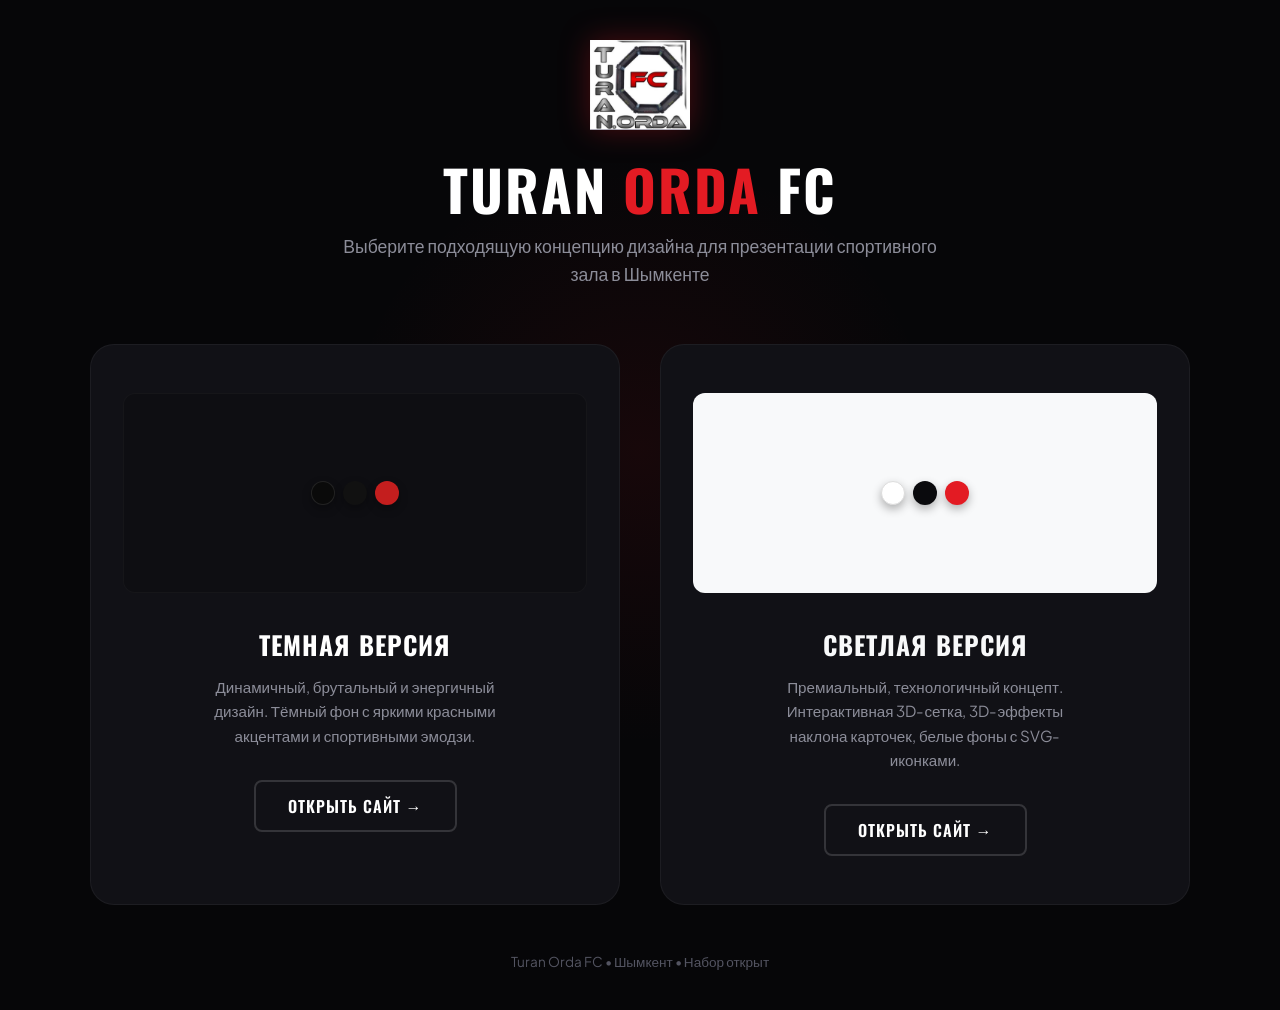
<file: index.html>
<!DOCTYPE html>
<html lang="ru">
<head>
  <meta charset="UTF-8">
  <meta name="viewport" content="width=device-width, initial-scale=1.0">
  <meta name="description" content="Turan Orda FC — Выберите дизайн лендинга: Темный энергетический или Премиальный светлый">
  <title>Turan Orda FC — Выберите версию сайта</title>
  <link href="https://fonts.googleapis.com/css2?family=Oswald:wght@500;700&family=Plus+Jakarta+Sans:wght@400;600;700&display=swap" rel="stylesheet">
  <style>
    :root {
      --clr-dark: #0a0a0d;
      --clr-light: #ffffff;
      --clr-red: #e31b23;
      --font-heading: 'Oswald', sans-serif;
      --font-body: 'Plus Jakarta Sans', sans-serif;
      --transition: 0.4s cubic-bezier(0.16, 1, 0.3, 1);
    }

    * {
      margin: 0;
      padding: 0;
      box-sizing: border-box;
    }

    body {
      font-family: var(--font-body);
      background: #060608;
      color: #fff;
      min-height: 100vh;
      display: flex;
      flex-direction: column;
      align-items: center;
      justify-content: center;
      overflow-x: hidden;
      padding: 40px 20px;
    }

    /* Cosmic Background */
    .bg-glow {
      position: absolute;
      width: 600px;
      height: 600px;
      background: radial-gradient(circle, rgba(227, 27, 35, 0.08) 0%, transparent 70%);
      top: 50%;
      left: 50%;
      transform: translate(-50%, -50%);
      z-index: 0;
      pointer-events: none;
    }

    .container {
      max-width: 1100px;
      width: 100%;
      text-align: center;
      position: relative;
      z-index: 1;
    }

    .logo {
      height: 90px;
      margin-bottom: 24px;
      filter: drop-shadow(0 0 15px rgba(227, 27, 35, 0.3));
      animation: float 4s ease-in-out infinite;
    }

    @keyframes float {
      0%, 100% { transform: translateY(0); }
      50% { transform: translateY(-10px); }
    }

    .title {
      font-family: var(--font-heading);
      font-size: clamp(2rem, 5vw, 3.5rem);
      text-transform: uppercase;
      letter-spacing: 2px;
      margin-bottom: 12px;
      line-height: 1.1;
    }

    .title span {
      color: var(--clr-red);
    }

    .subtitle {
      color: #8c8d99;
      font-size: 1.1rem;
      margin-bottom: 56px;
      max-width: 600px;
      margin-left: auto;
      margin-right: auto;
      line-height: 1.6;
    }

    .grid {
      display: grid;
      grid-template-columns: repeat(2, 1fr);
      gap: 40px;
      margin-bottom: 48px;
    }

    .card {
      background: #111116;
      border: 1px solid rgba(255, 255, 255, 0.05);
      border-radius: 24px;
      padding: 48px 32px;
      cursor: pointer;
      transition: var(--transition);
      display: flex;
      flex-direction: column;
      align-items: center;
      position: relative;
      overflow: hidden;
      text-decoration: none;
      color: inherit;
    }

    .card::before {
      content: '';
      position: absolute;
      inset: 0;
      background: radial-gradient(circle at center, rgba(227, 27, 35, 0.05) 0%, transparent 70%);
      opacity: 0;
      transition: var(--transition);
    }

    .card:hover::before {
      opacity: 1;
    }

    .card:hover {
      transform: translateY(-8px);
      border-color: rgba(227, 27, 35, 0.3);
      box-shadow: 0 20px 50px rgba(227, 27, 35, 0.1);
    }

    .card-preview {
      width: 100%;
      height: 200px;
      border-radius: 12px;
      margin-bottom: 32px;
      display: flex;
      align-items: center;
      justify-content: center;
      position: relative;
      overflow: hidden;
      border: 1px solid rgba(255, 255, 255, 0.03);
    }

    /* Theme Mini-Visualizer */
    .card-dark-preview {
      background: #0e0e12;
    }

    .card-light-preview {
      background: #f8f9fa;
    }

    .color-dot {
      width: 24px;
      height: 24px;
      border-radius: 50%;
      margin: 0 4px;
      box-shadow: 0 4px 10px rgba(0, 0, 0, 0.3);
    }

    .card-title {
      font-family: var(--font-heading);
      font-size: 1.6rem;
      text-transform: uppercase;
      margin-bottom: 12px;
      letter-spacing: 1px;
    }

    .card-dark .card-title {
      color: #fff;
    }

    .card-light .card-title {
      color: #f8f9fa;
    }

    .card-desc {
      color: #8c8d99;
      font-size: 0.95rem;
      line-height: 1.6;
      margin-bottom: 32px;
      max-width: 320px;
    }

    .btn {
      display: inline-flex;
      align-items: center;
      gap: 8px;
      background: transparent;
      color: #fff;
      border: 2px solid rgba(255, 255, 255, 0.15);
      padding: 12px 32px;
      border-radius: 8px;
      font-family: var(--font-heading);
      font-size: 1rem;
      letter-spacing: 1px;
      text-transform: uppercase;
      font-weight: 600;
      transition: var(--transition);
    }

    .card:hover .btn {
      background: var(--clr-red);
      border-color: var(--clr-red);
      box-shadow: 0 8px 20px rgba(227, 27, 35, 0.25);
    }

    .footer {
      color: #535461;
      font-size: 0.85rem;
      margin-top: 24px;
    }

    @media (max-width: 768px) {
      .grid {
        grid-template-columns: 1fr;
        gap: 24px;
      }
      .card {
        padding: 32px 24px;
      }
    }
  </style>
</head>
<body>

  <div class="bg-glow"></div>

  <div class="container">
    <img src="dark/images/logo.png" alt="Turan Orda Logo" class="logo">
    <h1 class="title">Turan <span>Orda</span> FC</h1>
    <p class="subtitle">Выберите подходящую концепцию дизайна для презентации спортивного зала в Шымкенте</p>

    <div class="grid">
      <!-- Dark Theme Card -->
      <a href="dark/index.html" class="card card-dark">
        <div class="card-preview card-dark-preview">
          <!-- Dark palette representation -->
          <div class="color-dot" style="background: #0a0a0a; border: 1px solid rgba(255,255,255,0.1);"></div>
          <div class="color-dot" style="background: #111111;"></div>
          <div class="color-dot" style="background: #c41e1e;"></div>
        </div>
        <h3 class="card-title">Темная версия</h3>
        <p class="card-desc">Динамичный, брутальный и энергичный дизайн. Тёмный фон с яркими красными акцентами и спортивными эмодзи.</p>
        <span class="btn">Открыть сайт →</span>
      </a>

      <!-- Light Theme Card -->
      <a href="light/index.html" class="card card-light">
        <div class="card-preview card-light-preview">
          <!-- Light palette representation -->
          <div class="color-dot" style="background: #ffffff; border: 1px solid #ddd;"></div>
          <div class="color-dot" style="background: #0a0a0d;"></div>
          <div class="color-dot" style="background: #e31b23;"></div>
        </div>
        <h3 class="card-title">Светлая версия</h3>
        <p class="card-desc">Премиальный, технологичный концепт. Интерактивная 3D-сетка, 3D-эффекты наклона карточек, белые фоны с SVG-иконками.</p>
        <span class="btn">Открыть сайт →</span>
      </a>
    </div>

    <p class="footer">Turan Orda FC • Шымкент • Набор открыт</p>
  </div>

</body>
</html>
</file>
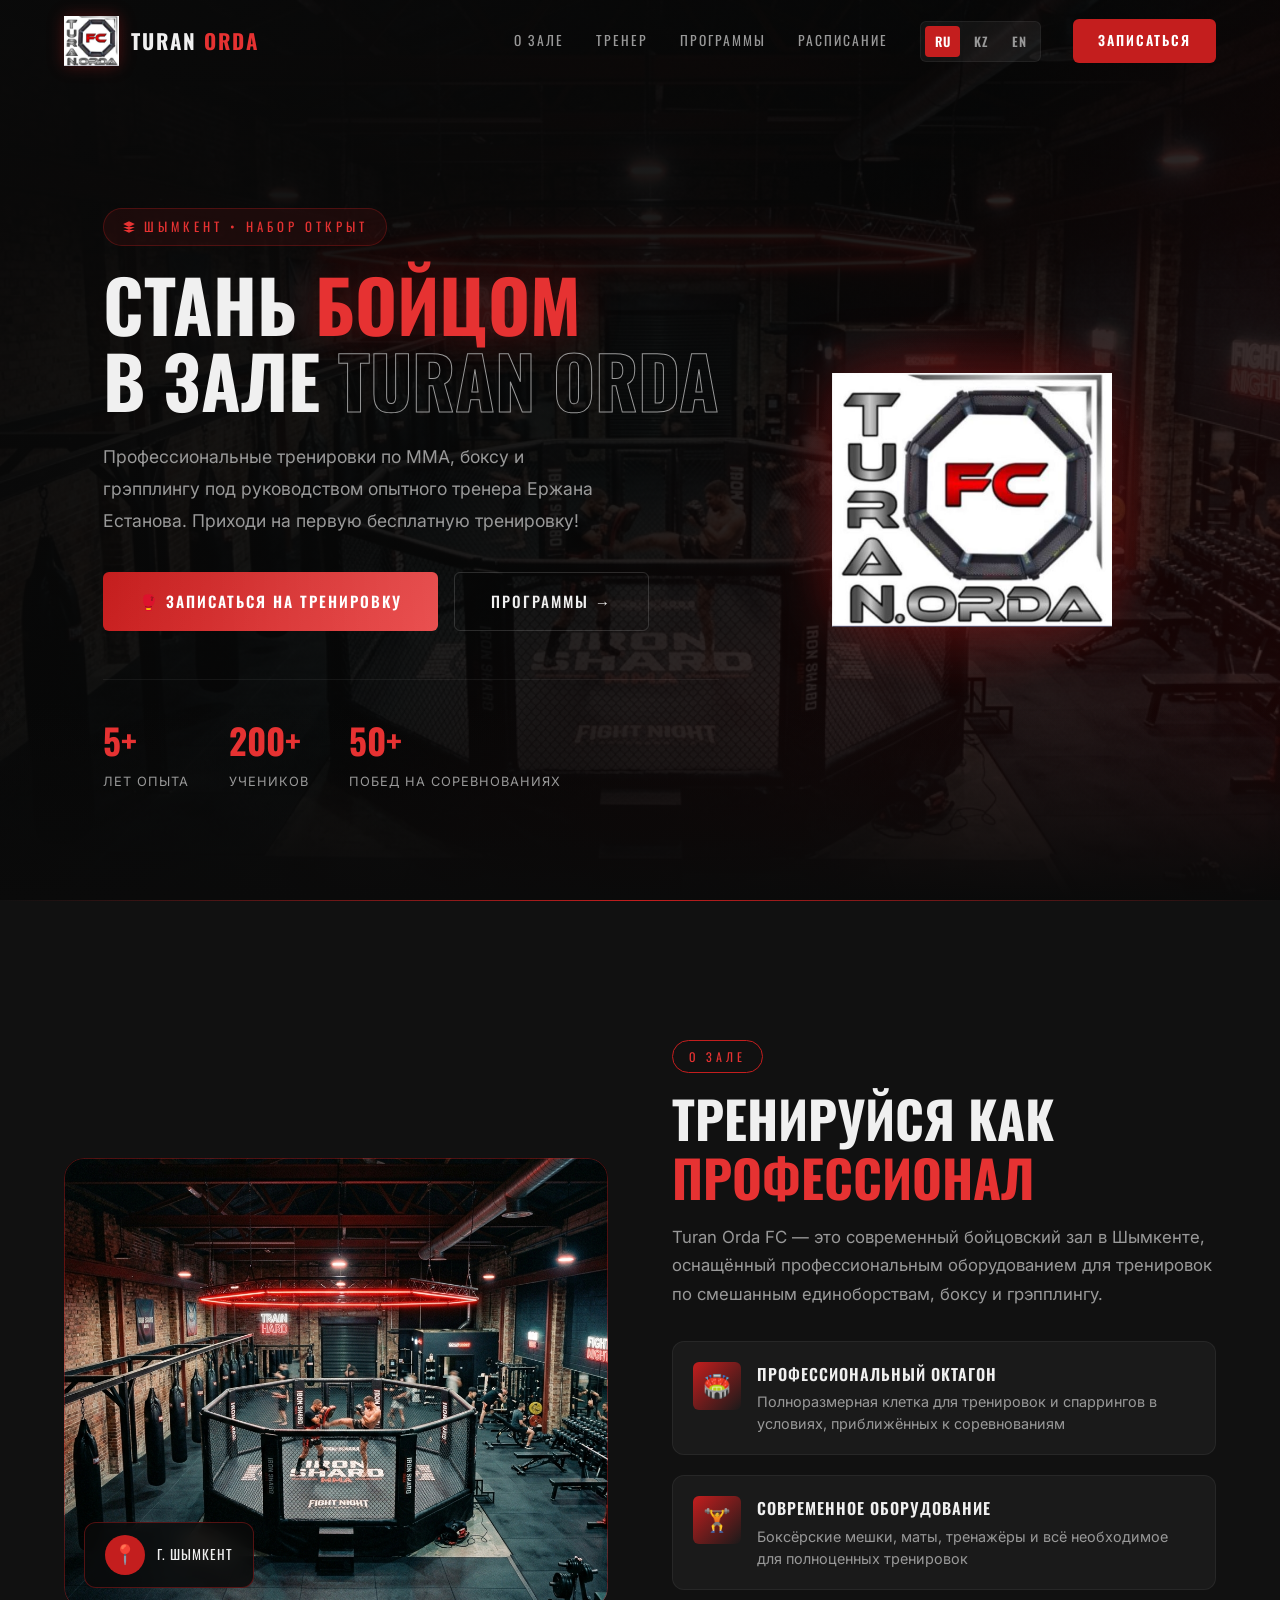
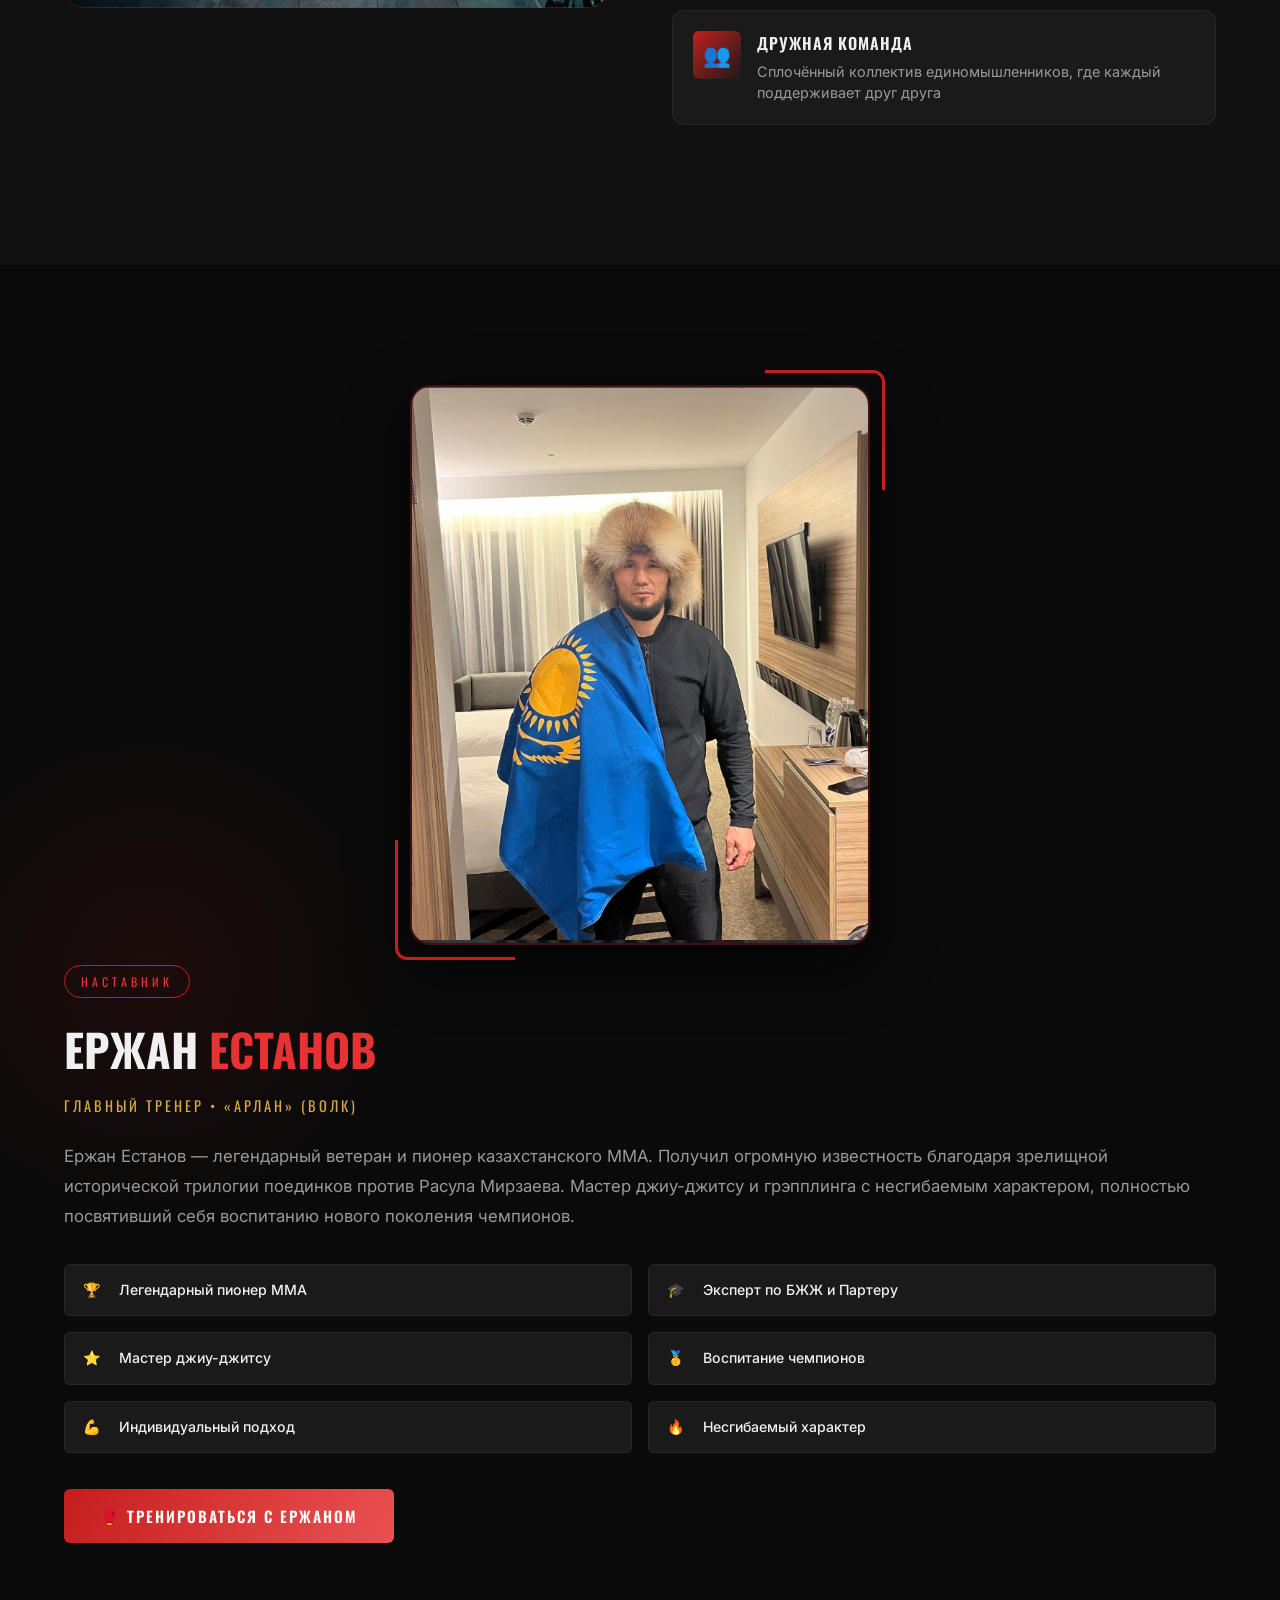
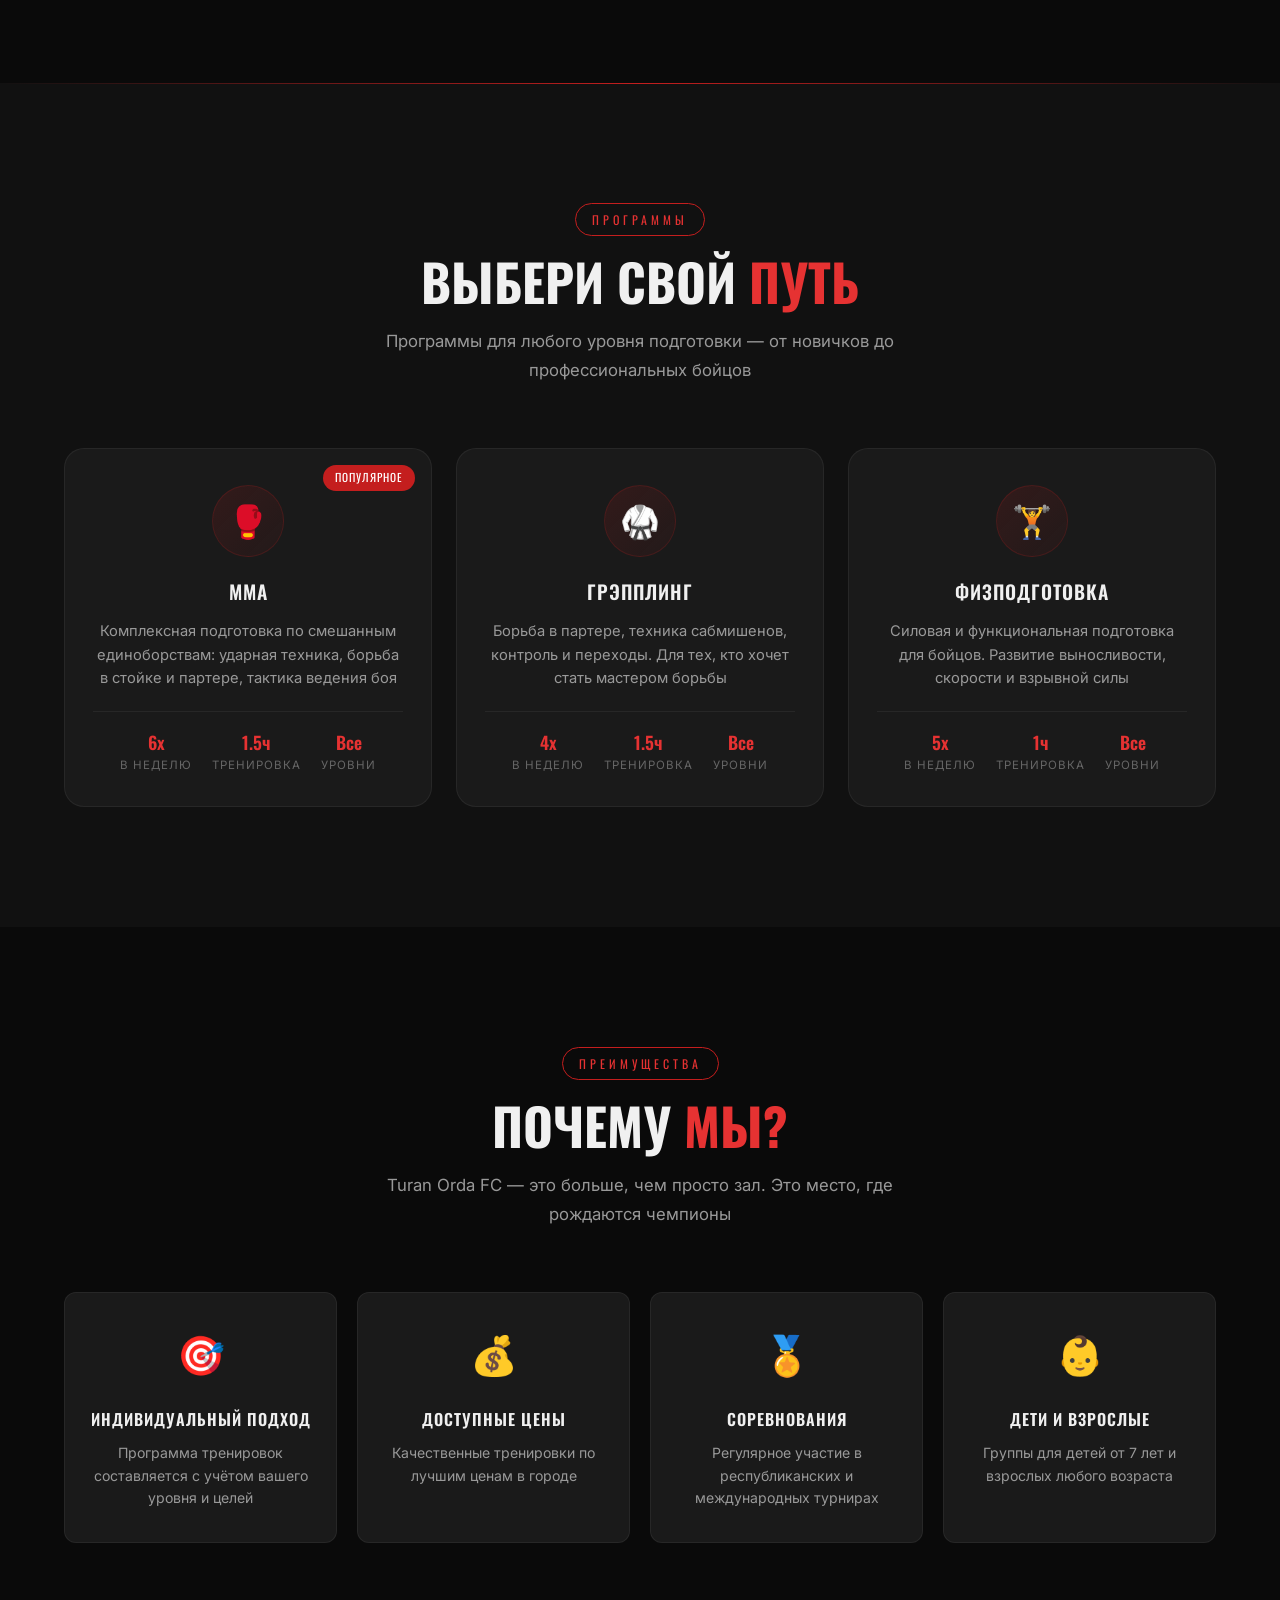
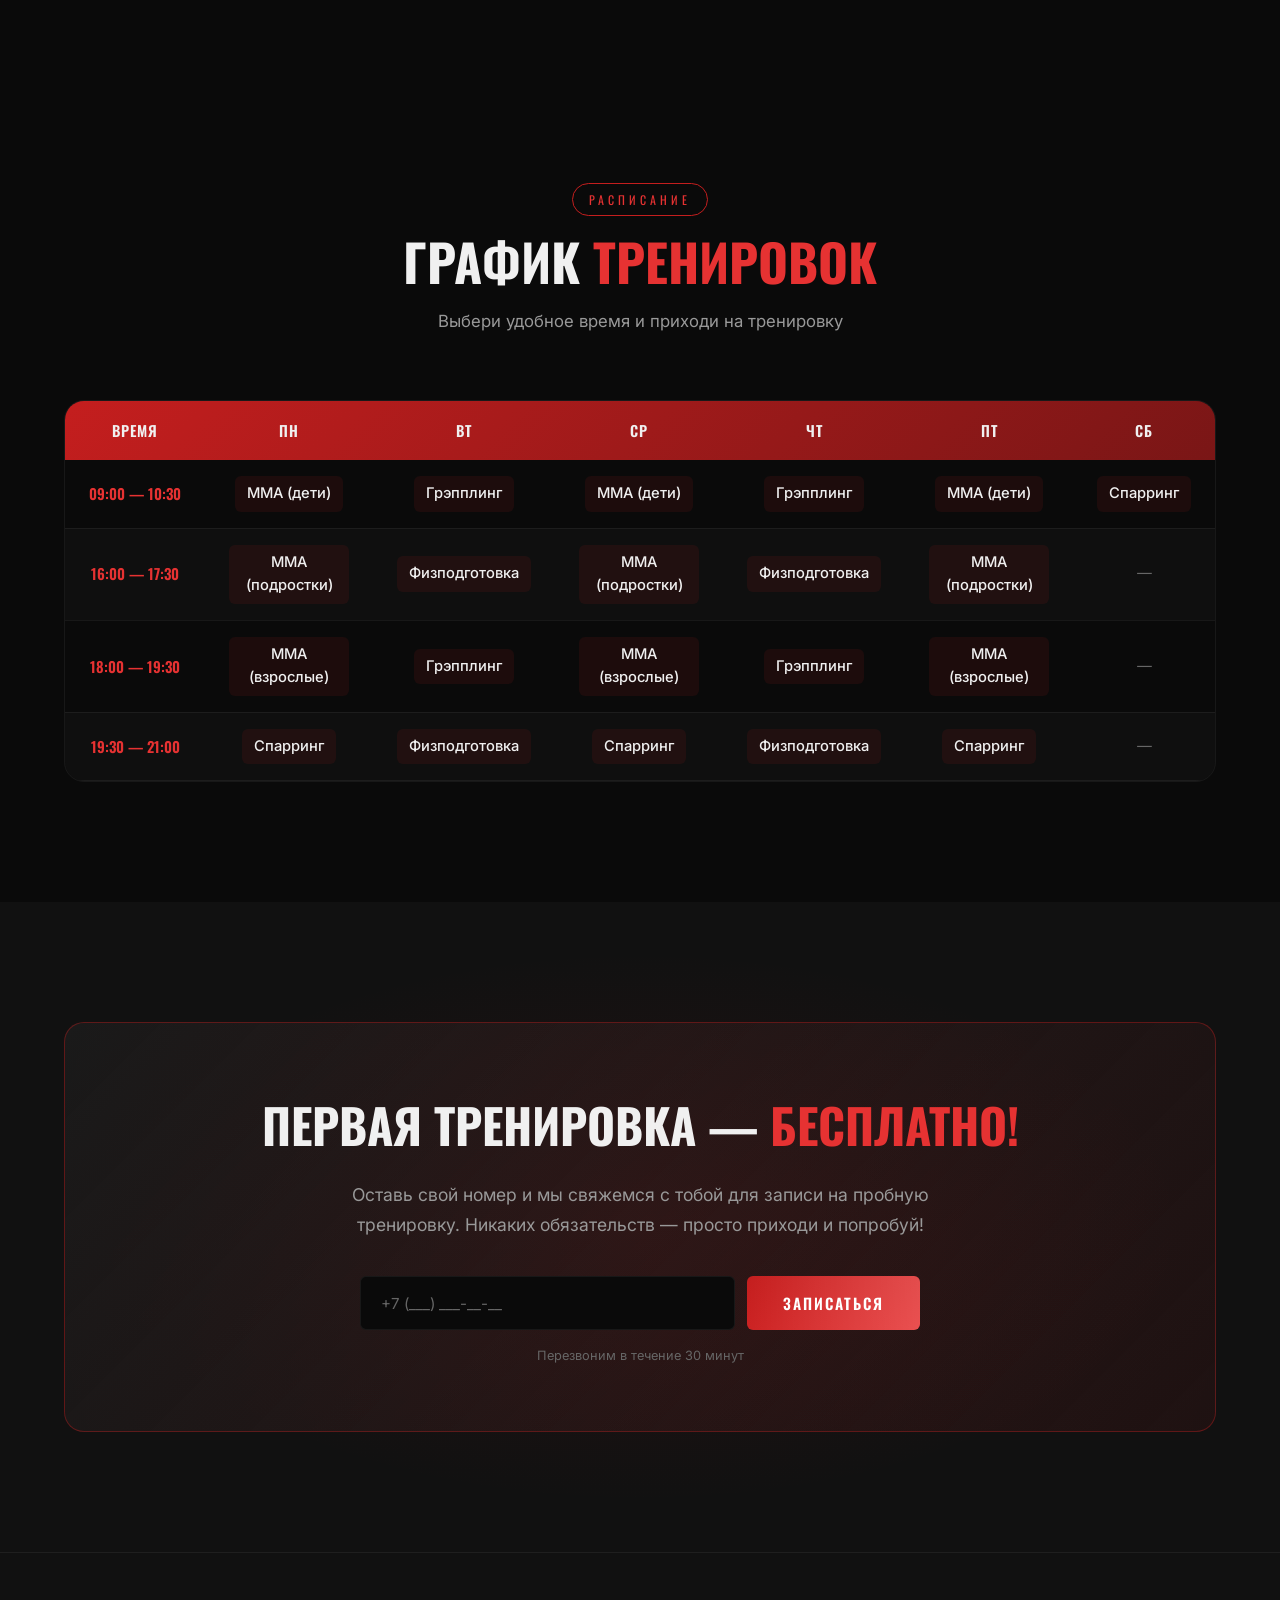
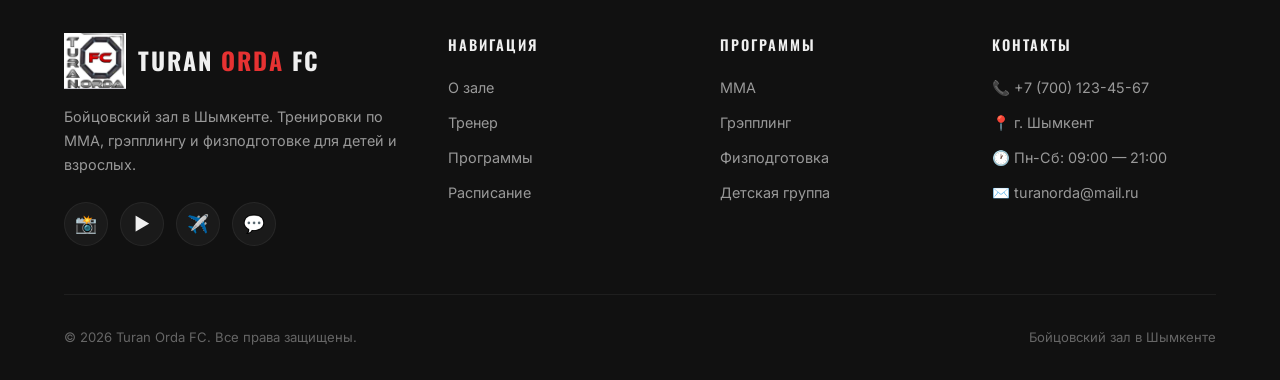
<file: dark/index.html>
<!DOCTYPE html>
<html lang="ru">
<head>
  <meta charset="UTF-8">
  <meta name="viewport" content="width=device-width, initial-scale=1.0">
  <meta name="description" content="Turan Orda FC — бойцовский зал в Шымкенте. Тренировки по ММА, боксу, грэпплингу под руководством тренера Ержана Естанова. Набор учеников!">
  <meta name="keywords" content="Туран Орда, Turan Orda FC, ММА Шымкент, бокс Шымкент, бойцовский клуб, Ержан Естанов, единоборства, тренировки">
  <title>Turan Orda FC — Бойцовский зал в Шымкенте | Набор учеников</title>
  <link rel="stylesheet" href="style.css">
  <link rel="icon" type="image/png" href="images/logo.png">
</head>
<body>

  <!-- ===== NAVBAR ===== -->
  <nav class="navbar" id="navbar">
    <div class="container">
      <a href="#" class="nav-logo">
        <img src="images/logo.png" alt="Turan Orda FC Logo">
        <span class="nav-logo-text">Turan <span>Orda</span></span>
      </a>
      <div class="nav-links" id="navLinks">
        <a href="#about" data-i18n="nav-about">О зале</a>
        <a href="#trainer" data-i18n="nav-trainer">Тренер</a>
        <a href="#programs" data-i18n="nav-programs">Программы</a>
        <a href="#schedule" data-i18n="nav-schedule">Расписание</a>

        <!-- Language Switcher -->
        <div class="lang-switcher">
          <button class="lang-btn active" data-lang="ru">RU</button>
          <button class="lang-btn" data-lang="kz">KZ</button>
          <button class="lang-btn" data-lang="en">EN</button>
        </div>

        <a href="#" class="nav-cta" id="navCtaBtn" data-i18n="nav-cta">Записаться</a>
      </div>
      <div class="nav-hamburger" id="hamburger" aria-label="Меню">
        <span></span>
        <span></span>
        <span></span>
      </div>
    </div>
  </nav>

  <!-- ===== HERO ===== -->
  <section class="hero" id="hero">
    <div class="hero-bg">
      <img src="images/gym.png" alt="Turan Orda FC Gym">
    </div>
    <div class="container">
      <div class="hero-content">
        <div class="hero-tag">
          <svg viewBox="0 0 24 24"><path d="M12 2L2 7l10 5 10-5-10-5zM2 17l10 5 10-5M2 12l10 5 10-5"/></svg>
          <span data-i18n="hero-tag">Шымкент • Набор открыт</span>
        </div>
        <h1 class="hero-title" data-i18n="hero-title">
          Стань <span class="highlight">бойцом</span><br>
          в зале <span class="outline-text">Turan Orda</span>
        </h1>
        <p class="hero-desc" data-i18n="hero-desc">
          Профессиональные тренировки по ММА, боксу и грэпплингу под руководством 
          опытного тренера Ержана Естанова. Приходи на первую бесплатную тренировку!
        </p>
        <div class="hero-buttons">
          <button class="btn-primary" id="heroCtaBtn">
            <span data-i18n="hero-btn-cta">🥊 Записаться на тренировку</span>
          </button>
          <a href="#programs" class="btn-outline">
            <span data-i18n="hero-btn-programs">Программы →</span>
          </a>
        </div>
        <div class="hero-stats">
          <div class="hero-stat">
            <div class="hero-stat-number" id="statYears">5+</div>
            <div class="hero-stat-label" data-i18n="hero-stat-years">Лет опыта</div>
          </div>
          <div class="hero-stat">
            <div class="hero-stat-number" id="statStudents">200+</div>
            <div class="hero-stat-label" data-i18n="hero-stat-students">Учеников</div>
          </div>
          <div class="hero-stat">
            <div class="hero-stat-number" id="statWins">50+</div>
            <div class="hero-stat-label" data-i18n="hero-stat-wins">Побед на соревнованиях</div>
          </div>
        </div>
      </div>
      <div class="hero-visual">
        <div class="hero-logo-wrapper">
          <img src="images/logo.png" alt="Turan Orda FC">
        </div>
      </div>
    </div>
  </section>

  <!-- ===== ABOUT ===== -->
  <section class="about" id="about">
    <div class="container">
      <div class="about-image-wrapper animate-on-scroll">
        <img src="images/gym.png" alt="Зал Turan Orda FC внутри">
        <div class="about-image-badge">
          <div class="about-image-badge-icon">📍</div>
          <div class="about-image-badge-text" data-i18n="about-badge-city">г. Шымкент</div>
        </div>
      </div>
      <div class="about-content animate-on-scroll">
        <span class="section-badge" data-i18n="about-badge">О зале</span>
        <h2 class="section-title" data-i18n="about-title">Тренируйся как <span>профессионал</span></h2>
        <p class="section-subtitle" data-i18n="about-subtitle">
          Turan Orda FC — это современный бойцовский зал в Шымкенте, оснащённый профессиональным 
          оборудованием для тренировок по смешанным единоборствам, боксу и грэпплингу.
        </p>
        <div class="about-features">
          <div class="about-feature">
            <div class="about-feature-icon">🏟️</div>
            <div>
              <h4 data-i18n="about-f1-title">Профессиональный октагон</h4>
              <p data-i18n="about-f1-desc">Полноразмерная клетка для тренировок и спаррингов в условиях, приближённых к соревнованиям</p>
            </div>
          </div>
          <div class="about-feature">
            <div class="about-feature-icon">🏋️</div>
            <div>
              <h4 data-i18n="about-f2-title">Современное оборудование</h4>
              <p data-i18n="about-f2-desc">Боксёрские мешки, маты, тренажёры и всё необходимое для полноценных тренировок</p>
            </div>
          </div>
          <div class="about-feature">
            <div class="about-feature-icon">👥</div>
            <div>
              <h4 data-i18n="about-f3-title">Дружная команда</h4>
              <p data-i18n="about-f3-desc">Сплочённый коллектив единомышленников, где каждый поддерживает друг друга</p>
            </div>
          </div>
        </div>
      </div>
    </div>
  </section>

  <!-- ===== TRAINER ===== -->
  <section class="trainer" id="trainer">
    <div class="container">
      <div class="trainer-image animate-on-scroll">
        <img src="images/yerzhan.jpg" alt="Тренер Ержан Естанов" class="trainer-photo">
        <div class="trainer-photo-decoration"></div>
        <div class="trainer-photo-decoration-bottom"></div>
      </div>
      <div class="trainer-content animate-on-scroll">
        <span class="section-badge" data-i18n="trainer-badge">Наставник</span>
        <h2 class="trainer-name" data-i18n="trainer-name">Ержан <span>Естанов</span></h2>
        <div class="trainer-role" data-i18n="trainer-role">Главный тренер • «Арлан» (Волк)</div>
        <p class="trainer-bio" data-i18n="trainer-bio">
          Ержан Естанов — легендарный ветеран и пионер казахстанского ММА. Получил огромную известность благодаря зрелищной исторической трилогии поединков против Расула Мирзаева. Мастер джиу-джитсу и грэпплинга с несгибаемым характером, полностью посвятивший себя воспитанию нового поколения чемпионов.
        </p>
        <div class="trainer-achievements">
          <div class="trainer-achievement">
            <span class="trainer-achievement-icon">🏆</span>
            <span data-i18n="trainer-a1">Легендарный пионер ММА</span>
          </div>
          <div class="trainer-achievement">
            <span class="trainer-achievement-icon">🎓</span>
            <span data-i18n="trainer-a2">Эксперт по БЖЖ и Партеру</span>
          </div>
          <div class="trainer-achievement">
            <span class="trainer-achievement-icon">⭐</span>
            <span data-i18n="trainer-a3">Мастер джиу-джитсу</span>
          </div>
          <div class="trainer-achievement">
            <span class="trainer-achievement-icon">🥇</span>
            <span data-i18n="trainer-a4">Воспитание чемпионов</span>
          </div>
          <div class="trainer-achievement">
            <span class="trainer-achievement-icon">💪</span>
            <span data-i18n="trainer-a5">Индивидуальный подход</span>
          </div>
          <div class="trainer-achievement">
            <span class="trainer-achievement-icon">🔥</span>
            <span data-i18n="trainer-a6">Несгибаемый характер</span>
          </div>
        </div>
        <button class="btn-primary" id="trainerCtaBtn">
          <span data-i18n="trainer-btn-cta">🥊 Тренироваться с Ержаном</span>
        </button>
      </div>
    </div>
  </section>

  <!-- ===== PROGRAMS ===== -->
  <section class="programs" id="programs">
    <div class="container">
      <div class="programs-header animate-on-scroll">
        <span class="section-badge" data-i18n="programs-badge">Программы</span>
        <h2 class="section-title" data-i18n="programs-title">Выбери свой <span>путь</span></h2>
        <p class="section-subtitle" data-i18n="programs-subtitle">
          Программы для любого уровня подготовки — от новичков до профессиональных бойцов
        </p>
      </div>
      <div class="programs-grid">
        <div class="program-card animate-on-scroll">
          <span class="program-card-tag" data-i18n="programs-tag-popular">Популярное</span>
          <div class="program-card-icon">🥊</div>
          <div class="program-card-body">
            <h3 class="program-card-title" data-i18n="program1-title">ММА</h3>
            <p class="program-card-desc" data-i18n="program1-desc">
              Комплексная подготовка по смешанным единоборствам: ударная техника, борьба в стойке и партере, тактика ведения боя
            </p>
            <div class="program-card-details">
              <div class="program-card-detail">
                <div class="program-card-detail-value">6x</div>
                <div class="program-card-detail-label" data-i18n="program-label-week">в неделю</div>
              </div>
              <div class="program-card-detail">
                <div class="program-card-detail-value">1.5ч</div>
                <div class="program-card-detail-label" data-i18n="program-label-class">тренировка</div>
              </div>
              <div class="program-card-detail">
                <div class="program-card-detail-value" data-i18n="program-val-all">Все</div>
                <div class="program-card-detail-label" data-i18n="program-label-groups">уровни</div>
              </div>
            </div>
          </div>
        </div>

        <div class="program-card animate-on-scroll">
          <div class="program-card-icon">🥋</div>
          <div class="program-card-body">
            <h3 class="program-card-title" data-i18n="program2-title">Грэпплинг</h3>
            <p class="program-card-desc" data-i18n="program2-desc">
              Борьба в партере, техника сабмишенов, контроль и переходы. Для тех, кто хочет стать мастером борьбы
            </p>
            <div class="program-card-details">
              <div class="program-card-detail">
                <div class="program-card-detail-value">4x</div>
                <div class="program-card-detail-label" data-i18n="program-label-week">в неделю</div>
              </div>
              <div class="program-card-detail">
                <div class="program-card-detail-value">1.5ч</div>
                <div class="program-card-detail-label" data-i18n="program-label-class">тренировка</div>
              </div>
              <div class="program-card-detail">
                <div class="program-card-detail-value" data-i18n="program-val-all">Все</div>
                <div class="program-card-detail-label" data-i18n="program-label-groups">уровни</div>
              </div>
            </div>
          </div>
        </div>

        <div class="program-card animate-on-scroll">
          <div class="program-card-icon">🏋️</div>
          <div class="program-card-body">
            <h3 class="program-card-title" data-i18n="program3-title">Физподготовка</h3>
            <p class="program-card-desc" data-i18n="program3-desc">
              Силовая и функциональная подготовка для бойцов. Развитие выносливости, скорости и взрывной силы
            </p>
            <div class="program-card-details">
              <div class="program-card-detail">
                <div class="program-card-detail-value">5x</div>
                <div class="program-card-detail-label" data-i18n="program-label-week">в неделю</div>
              </div>
              <div class="program-card-detail">
                <div class="program-card-detail-value">1ч</div>
                <div class="program-card-detail-label" data-i18n="program-label-class">тренировка</div>
              </div>
              <div class="program-card-detail">
                <div class="program-card-detail-value" data-i18n="program-val-all">Все</div>
                <div class="program-card-detail-label" data-i18n="program-label-groups">уровни</div>
              </div>
            </div>
          </div>
        </div>
      </div>
    </div>
  </section>

  <!-- ===== BENEFITS ===== -->
  <section class="benefits" id="benefits">
    <div class="container">
      <div class="benefits-header animate-on-scroll">
        <span class="section-badge" data-i18n="benefits-badge">Преимущества</span>
        <h2 class="section-title" data-i18n="benefits-title">Почему <span>мы?</span></h2>
        <p class="section-subtitle" data-i18n="benefits-subtitle">
          Turan Orda FC — это больше, чем просто зал. Это место, где рождаются чемпионы
        </p>
      </div>
      <div class="benefits-grid">
        <div class="benefit-card animate-on-scroll">
          <span class="benefit-icon">🎯</span>
          <h4 class="benefit-title" data-i18n="benefit1-title">Индивидуальный подход</h4>
          <p class="benefit-desc" data-i18n="benefit1-desc">Программа тренировок составляется с учётом вашего уровня и целей</p>
        </div>
        <div class="benefit-card animate-on-scroll">
          <span class="benefit-icon">💰</span>
          <h4 class="benefit-title" data-i18n="benefit2-title">Доступные цены</h4>
          <p class="benefit-desc" data-i18n="benefit2-desc">Качественные тренировки по лучшим ценам в городе</p>
        </div>
        <div class="benefit-card animate-on-scroll">
          <span class="benefit-icon">🏅</span>
          <h4 class="benefit-title" data-i18n="benefit3-title">Соревнования</h4>
          <p class="benefit-desc" data-i18n="benefit3-desc">Регулярное участие в республиканских и международных турнирах</p>
        </div>
        <div class="benefit-card animate-on-scroll">
          <span class="benefit-icon">👶</span>
          <h4 class="benefit-title" data-i18n="benefit4-title">Дети и взрослые</h4>
          <p class="benefit-desc" data-i18n="benefit4-desc">Группы для детей от 7 лет и взрослых любого возраста</p>
        </div>
      </div>
    </div>
  </section>

  <!-- ===== SCHEDULE ===== -->
  <section class="schedule" id="schedule">
    <div class="container">
      <div class="schedule-header animate-on-scroll">
        <span class="section-badge" data-i18n="schedule-badge">Расписание</span>
        <h2 class="section-title" data-i18n="schedule-title">График <span>тренировок</span></h2>
        <p class="section-subtitle" data-i18n="schedule-subtitle">
          Выбери удобное время и приходи на тренировку
        </p>
      </div>
      <div class="schedule-table-wrapper animate-on-scroll">
        <table class="schedule-table">
          <thead>
            <tr>
              <th data-i18n="sch-time">Время</th>
              <th data-i18n="sch-mon">Пн</th>
              <th data-i18n="sch-tue">Вт</th>
              <th data-i18n="sch-wed">Ср</th>
              <th data-i18n="sch-thu">Чт</th>
              <th data-i18n="sch-fri">Пт</th>
              <th data-i18n="sch-sat">Сб</th>
            </tr>
          </thead>
          <tbody>
            <tr>
              <td class="schedule-time">09:00 — 10:30</td>
              <td><span class="schedule-active" data-i18n="sch-active-kids-mma">ММА (дети)</span></td>
              <td><span class="schedule-active" data-i18n="sch-active-grap">Грэпплинг</span></td>
              <td><span class="schedule-active" data-i18n="sch-active-kids-mma">ММА (дети)</span></td>
              <td><span class="schedule-active" data-i18n="sch-active-grap">Грэпплинг</span></td>
              <td><span class="schedule-active" data-i18n="sch-active-kids-mma">ММА (дети)</span></td>
              <td><span class="schedule-active" data-i18n="sch-active-spar">Спарринг</span></td>
            </tr>
            <tr>
              <td class="schedule-time">16:00 — 17:30</td>
              <td><span class="schedule-active" data-i18n="sch-active-teens-mma">ММА (подростки)</span></td>
              <td><span class="schedule-active" data-i18n="sch-active-ofp">Физподготовка</span></td>
              <td><span class="schedule-active" data-i18n="sch-active-teens-mma">ММА (подростки)</span></td>
              <td><span class="schedule-active" data-i18n="sch-active-ofp">Физподготовка</span></td>
              <td><span class="schedule-active" data-i18n="sch-active-teens-mma">ММА (подростки)</span></td>
              <td><span class="schedule-rest">—</span></td>
            </tr>
            <tr>
              <td class="schedule-time">18:00 — 19:30</td>
              <td><span class="schedule-active" data-i18n="sch-active-adults-mma">ММА (взрослые)</span></td>
              <td><span class="schedule-active" data-i18n="sch-active-grap">Грэпплинг</span></td>
              <td><span class="schedule-active" data-i18n="sch-active-adults-mma">ММА (взрослые)</span></td>
              <td><span class="schedule-active" data-i18n="sch-active-grap">Грэпплинг</span></td>
              <td><span class="schedule-active" data-i18n="sch-active-adults-mma">ММА (взрослые)</span></td>
              <td><span class="schedule-rest">—</span></td>
            </tr>
            <tr>
              <td class="schedule-time">19:30 — 21:00</td>
              <td><span class="schedule-active" data-i18n="sch-active-spar">Спарринг</span></td>
              <td><span class="schedule-active" data-i18n="sch-active-ofp">Физподготовка</span></td>
              <td><span class="schedule-active" data-i18n="sch-active-spar">Спарринг</span></td>
              <td><span class="schedule-active" data-i18n="sch-active-ofp">Физподготовка</span></td>
              <td><span class="schedule-active" data-i18n="sch-active-spar">Спарринг</span></td>
              <td><span class="schedule-rest">—</span></td>
            </tr>
          </tbody>
        </table>
      </div>
    </div>
  </section>

  <!-- ===== CTA ===== -->
  <section class="cta" id="cta">
    <div class="container">
      <div class="cta-box animate-on-scroll">
        <h2 class="cta-title" data-i18n="cta-title">Первая тренировка — <span>бесплатно!</span></h2>
        <p class="cta-desc" data-i18n="cta-desc">
          Оставь свой номер и мы свяжемся с тобой для записи на пробную тренировку. 
          Никаких обязательств — просто приходи и попробуй!
        </p>
        <div class="cta-form" id="ctaForm">
          <input type="tel" placeholder="+7 (___) ___-__-__" id="ctaPhone" autocomplete="tel" data-i18n="[placeholder]cta-phone-placeholder">
          <button class="btn-primary" id="ctaSubmitBtn" data-i18n="cta-btn">Записаться</button>
        </div>
        <p class="cta-note" data-i18n="cta-note">Перезвоним в течение 30 минут</p>
      </div>
    </div>
  </section>

  <!-- ===== FOOTER ===== -->
  <footer class="footer" id="contacts">
    <div class="container">
      <div class="footer-grid">
        <div class="footer-brand">
          <div class="footer-brand-logo">
            <img src="images/logo.png" alt="Turan Orda FC">
            <span class="footer-brand-name">Turan <span>Orda</span> FC</span>
          </div>
          <p data-i18n="footer-desc">
            Бойцовский зал в Шымкенте. Тренировки по ММА, грэпплингу и физподготовке 
            для детей и взрослых.
          </p>
          <div class="footer-social">
            <a href="#" title="Instagram" aria-label="Instagram">📸</a>
            <a href="#" title="YouTube" aria-label="YouTube">▶️</a>
            <a href="#" title="Telegram" aria-label="Telegram">✈️</a>
            <a href="#" title="WhatsApp" aria-label="WhatsApp">💬</a>
          </div>
        </div>
        <div class="footer-column">
          <h4 data-i18n="footer-col-nav">Навигация</h4>
          <ul>
            <li><a href="#about" data-i18n="nav-about">О зале</a></li>
            <li><a href="#trainer" data-i18n="nav-trainer">Тренер</a></li>
            <li><a href="#programs" data-i18n="nav-programs">Программы</a></li>
            <li><a href="#schedule" data-i18n="nav-schedule">Расписание</a></li>
          </ul>
        </div>
        <div class="footer-column">
          <h4 data-i18n="footer-col-prog">Программы</h4>
          <ul>
            <li><a href="#programs" data-i18n="program1-title">ММА</a></li>
            <li><a href="#programs" data-i18n="program2-title">Грэпплинг</a></li>
            <li><a href="#programs" data-i18n="program3-title">Физподготовка</a></li>
            <li><a href="#programs" data-i18n="footer-kids-group">Детская группа</a></li>
          </ul>
        </div>
        <div class="footer-column">
          <h4 data-i18n="footer-col-contacts">Контакты</h4>
          <ul>
            <li><a href="tel:+77001234567">📞 +7 (700) 123-45-67</a></li>
            <li><a href="#" data-i18n="footer-address">📍 г. Шымкент</a></li>
            <li><a href="#" data-i18n="footer-hours">🕐 Пн-Сб: 09:00 — 21:00</a></li>
            <li><a href="mailto:turanorda@mail.ru">✉️ turanorda@mail.ru</a></li>
          </ul>
        </div>
      </div>
      <div class="footer-bottom">
        <p data-i18n="footer-copyright">© 2026 Turan Orda FC. Все права защищены.</p>
        <p data-i18n="footer-sub-copyright">Бойцовский зал в Шымкенте</p>
      </div>
    </div>
  </footer>

  <!-- ===== MODAL ===== -->
  <div class="modal-overlay" id="modalOverlay">
    <div class="modal" id="signupModal">
      <button class="modal-close" id="modalClose" aria-label="Закрыть">✕</button>
      <div id="modalFormContent">
        <h2 data-i18n="modal-title">Запись на <span>тренировку</span></h2>
        <p data-i18n="modal-desc">Заполни форму и мы свяжемся с тобой</p>
        <form class="modal-form" id="signupForm">
          <input type="text" placeholder="Ваше имя" id="signupName" required data-i18n="[placeholder]modal-name-placeholder">
          <input type="tel" placeholder="+7 (___) ___-__-__" id="signupPhone" required data-i18n="[placeholder]modal-phone-placeholder">
          <select id="signupProgram">
            <option value="" disabled selected data-i18n="modal-opt-prog">Выберите программу</option>
            <option value="mma" data-i18n="program1-title">ММА</option>
            <option value="grappling" data-i18n="program2-title">Грэпплинг</option>
            <option value="fitness" data-i18n="program3-title">Физподготовка</option>
            <option value="kids" data-i18n="footer-kids-group">Детская группа</option>
          </select>
          <select id="signupAge">
            <option value="" disabled selected data-i18n="modal-opt-age">Возрастная группа</option>
            <option value="kids" data-i18n="modal-age-kids">Дети (7-12 лет)</option>
            <option value="teens" data-i18n="modal-age-teens">Подростки (13-17 лет)</option>
            <option value="adults" data-i18n="modal-age-adults">Взрослые (18+)</option>
          </select>
          <button type="submit" class="btn-primary" data-i18n="modal-btn">🥊 Отправить заявку</button>
        </form>
      </div>
      <div class="modal-success" id="modalSuccess">
        <div class="modal-success-icon">✅</div>
        <h3 data-i18n="modal-success-title">Заявка отправлена!</h3>
        <p data-i18n="modal-success-desc">Мы перезвоним вам в ближайшее время для подтверждения записи</p>
      </div>
    </div>
  </div>

  <!-- ===== SCROLL TO TOP ===== -->
  <button class="scroll-top" id="scrollTopBtn" aria-label="Наверх">↑</button>

  <script>
    // ---- Translation Dictionary ----
    const i18n = {
      ru: {
        "nav-about": "О зале",
        "nav-trainer": "Тренер",
        "nav-programs": "Программы",
        "nav-schedule": "Расписание",
        "nav-cta": "Записаться",
        "hero-tag": "Шымкент • Набор открыт",
        "hero-title": "Стань <span class=\"highlight\">бойцом</span><br>в зале <span class=\"outline-text\">Turan Orda</span>",
        "hero-desc": "Профессиональные тренировки по ММА, боксу и грэпплингу под руководством опытного тренера Ержана Естанова. Приходи на первую бесплатную тренировку!",
        "hero-btn-cta": "🥊 Записаться на тренировку",
        "hero-btn-programs": "Программы →",
        "hero-stat-years": "Лет опыта",
        "hero-stat-students": "Учеников",
        "hero-stat-wins": "Побед на соревнованиях",
        "about-badge-city": "г. Шымкент",
        "about-badge": "О зале",
        "about-title": "Тренируйся как <span>профессионал</span>",
        "about-subtitle": "Turan Orda FC — это современный бойцовский зал в Шымкенте, оснащённый профессиональным оборудованием для тренировок по смешанным единоборствам, боксу и грэпплингу.",
        "about-f1-title": "Профессиональный октагон",
        "about-f1-desc": "Полноразмерная клетка для тренировок и спаррингов в условиях, приближённых к соревнованиям",
        "about-f2-title": "Современное оборудование",
        "about-f2-desc": "Боксёрские мешки, маты, тренажёры и всё необходимое для полноценных тренировок",
        "about-f3-title": "Дружная команда",
        "about-f3-desc": "Сплочённый коллектив единомышленников, где каждый поддерживает друг друга",
        "trainer-badge": "Наставник",
        "trainer-name": "Ержан <span>Естанов</span>",
        "trainer-role": "Главный тренер • «Арлан» (Волк)",
        "trainer-bio": "Ержан Естанов — легендарный ветеран и пионер казахстанского ММА. Получил огромную известность благодаря зрелищной исторической трилогии поединков против Расула Мирзаева. Мастер джиу-джитсу и грэпплинга с несгибаемым характером, полностью посвятивший себя воспитанию нового поколения чемпионов.",
        "trainer-a1": "Легендарный пионер ММА",
        "trainer-a2": "Эксперт по БЖЖ и Партеру",
        "trainer-a3": "Мастер джиу-джитсу",
        "trainer-a4": "Воспитание чемпионов",
        "trainer-a5": "Индивидуальный подход",
        "trainer-a6": "Несгибаемый характер",
        "trainer-btn-cta": "🥊 Тренироваться с Ержаном",
        "programs-badge": "Программы",
        "programs-title": "Выбери свой <span>путь</span>",
        "programs-subtitle": "Программы для любого уровня подготовки — от новичков до профессиональных бойцов",
        "programs-tag-popular": "Популярное",
        "program1-title": "ММА",
        "program1-desc": "Комплексная подготовка по смешанным единоборствам: ударная техника, борьба в стойке и партере, тактика ведения боя",
        "program-label-week": "в неделю",
        "program-label-class": "тренировка",
        "program-val-all": "Все",
        "program-label-groups": "уровни",
        "program2-title": "Грэпплинг",
        "program2-desc": "Борьба в партере, техника сабмишенов, контроль и переходы. Для тех, кто хочет стать мастером борьбы",
        "program3-title": "Физподготовка",
        "program3-desc": "Силовая и функциональная подготовка для бойцов. Развитие выносливости, скорости и взрывной силы",
        "benefits-badge": "Преимущества",
        "benefits-title": "Почему <span>мы?</span>",
        "benefits-subtitle": "Turan Orda FC — это больше, чем просто зал. Это место, где рождаются чемпионы",
        "benefit1-title": "Индивидуальный подход",
        "benefit1-desc": "Программа тренировок составляется с учётом вашего уровня и целей",
        "benefit2-title": "Доступные цены",
        "benefit2-desc": "Качественные тренировки по лучшим ценам в городе",
        "benefit3-title": "Соревнования",
        "benefit3-desc": "Регулярное участие в республиканских и международных турнирах",
        "benefit4-title": "Дети и взрослые",
        "benefit4-desc": "Группы для детей от 7 лет и взрослых любого возраста",
        "schedule-badge": "Расписание",
        "schedule-title": "График <span>тренировок</span>",
        "schedule-subtitle": "Выбери удобное время и приходи на тренировку",
        "sch-time": "Время",
        "sch-mon": "Пн",
        "sch-tue": "Вт",
        "sch-wed": "Ср",
        "sch-thu": "Чт",
        "sch-fri": "Пт",
        "sch-sat": "Сб",
        "sch-active-kids-mma": "ММА (дети)",
        "sch-active-grap": "Грэпплинг",
        "sch-active-spar": "Спарринг",
        "sch-active-teens-mma": "ММА (подростки)",
        "sch-active-ofp": "Физподготовка",
        "sch-active-adults-mma": "ММА (взрослые)",
        "cta-title": "Первая тренировка — <span>бесплатно!</span>",
        "cta-desc": "Оставь свой номер и мы свяжемся с тобой для записи на пробную тренировку. Никаких обязательств — просто приходи и попробуй!",
        "cta-phone-placeholder": "+7 (___) ___-__-__",
        "cta-btn": "Записаться",
        "cta-note": "Перезвоним в течение 30 минут",
        "footer-desc": "Бойцовский зал в Шымкенте. Тренировки по ММА, грэпплингу и физподготовке для детей и взрослых.",
        "footer-col-nav": "Навигация",
        "footer-col-prog": "Программы",
        "footer-kids-group": "Детская группа",
        "footer-col-contacts": "Контакты",
        "footer-address": "📍 г. Шымкент",
        "footer-hours": "🕐 Пн-Сб: 09:00 — 21:00",
        "footer-copyright": "© 2026 Turan Orda FC. Все права защищены.",
        "footer-sub-copyright": "Бойцовский зал в Шымкенте",
        "modal-title": "Запись на <span>тренировку</span>",
        "modal-desc": "Заполни форму и мы свяжемся с тобой",
        "modal-name-placeholder": "Ваше имя",
        "modal-phone-placeholder": "+7 (___) ___-__-__",
        "modal-opt-prog": "Выберите программу",
        "modal-opt-age": "Возрастная группа",
        "modal-age-kids": "Дети (7-12 лет)",
        "modal-age-teens": "Подростки (13-17 лет)",
        "modal-age-adults": "Взрослые (18+)",
        "modal-btn": "🥊 Отправить заявку",
        "modal-success-title": "Заявка отправлена!",
        "modal-success-desc": "Мы перезвоним вам в ближайшее время для подтверждения записи"
      },
      kz: {
        "nav-about": "Зал туралы",
        "nav-trainer": "Жаттықтырушы",
        "nav-programs": "Бағдарламалар",
        "nav-schedule": "Кесте",
        "nav-cta": "Жазылу",
        "hero-tag": "Шымкент • Қабылдау ашық",
        "hero-title": "Turan Orda<br>залында <span class=\"highlight\">жауынгер</span> бол",
        "hero-desc": "Тәжірибелі жаттықтырушы Ержан Естановтың жетекшілігімен ММА, бокс және грэпплинг бойынша кәсіби жаттығулар. Бірінші тегін жаттығуға кел!",
        "hero-btn-cta": "🥊 Жаттығуға жазылу",
        "hero-btn-programs": "Бағдарламалар →",
        "hero-stat-years": "Жылдық тәжірибе",
        "hero-stat-students": "Шәкірттер",
        "hero-stat-wins": "Жеңістер",
        "about-badge-city": "Шымкент қ.",
        "about-badge": "Зал туралы",
        "about-title": "Кәсіби мамандарша <span>жаттық</span>",
        "about-subtitle": "Turan Orda FC — бұл Шымкенттегі аралас жекпе-жек, бокс және грэпплинг жаттығуларына арналған заманауи және кәсіби жабдықталған бойцовский зал.",
        "about-f1-title": "Кәсіби октагон",
        "about-f1-desc": "Нағыз жекпе-жек жағдайларына барынша жақындатылған жаттығулар мен спаррингтерге арналған толық өлшемді тор.",
        "about-f2-title": "Заманауи жабдықтар",
        "about-f2-desc": "Бокс қаптары, маттар, тренажерлер және толыққанды жаттығуларға қажетті барлық нәрсе",
        "about-f3-title": "Ұйымшыл ұжым",
        "about-f3-desc": "Өзін-өзі дамыту жолында әрқайсысы бір-бірін қолдайтын пікірлестердин ұйымшыл ұжымы.",
        "trainer-badge": "Бас бапкер",
        "trainer-name": "Ержан <span>Естанов</span>",
        "trainer-role": "Бас бапкер • «Арлан» (Көкжал)",
        "trainer-bio": "Ержан Естанов — қазақстандық ММА-дің аңызға айналған ардагері және пионері. Расул Мирзаевқа қарсы өткен тарихи жекпе-жек трилогиясы арқылы кеңінен танымал. Жас чемпиондарды тәрбиелеуге өзін толықтай арнаған, қайсар мінезді джиу-джитсу мен грэпплинг шебері.",
        "trainer-a1": "ММА аңыз пионері",
        "trainer-a2": "БЖЖ және партер сарапшысы",
        "trainer-a3": "Джиу-джитсу шебері",
        "trainer-a4": "Чемпиондарды тәрбиелеу",
        "trainer-a5": "Жеке тәсіл",
        "trainer-a6": "Қайсар мінез",
        "trainer-btn-cta": "🥊 Ержанмен бірге жаттығу",
        "programs-badge": "Бағдарламалар",
        "programs-title": "Өз <span>жолыңды</span> таңда",
        "programs-subtitle": "Кез келген дайындық деңгейіне арналған бағдарламалар — жаңадан бастаушылардан кәсіпқойларға дейін",
        "programs-tag-popular": "Танымал",
        "program1-title": "ММА",
        "program1-desc": "Аралас жекпе-жектен жан-жақты дайындық: соққы техникасы, тік тұрып және партерде күресу тактикасы",
        "program-label-week": "аптасына",
        "program-label-class": "жаттығу",
        "program-val-all": "Барлық",
        "program-label-groups": "деңгейлер",
        "program2-title": "Грэпплинг",
        "program2-desc": "Партерде күресу, ауырту әдістері, бақылау және ауысулар. Күрес шебері болғысы келетіндер үшін",
        "program3-title": "Дене дайындығы",
        "program3-desc": "Жауынгерлерге арналған күш және функционалды дайындық. Төзімділік, жылдамдық пен жарылыс күшін дамыту",
        "benefits-badge": "Артықшылықтар",
        "benefits-title": "Неліктен <span>біз?</span>",
        "benefits-subtitle": "Turan Orda FC — бұл жай ғана зал емес. Бұл чемпиондар туатын мекен",
        "benefit1-title": "Жеке тәсіл",
        "benefit1-desc": "Жаттығу бағдарламасы сіздің деңгейіңіз бен мақсаттарыңызға сай жасалады",
        "benefit2-title": "Қолжетімді бағалар",
        "benefit2-desc": "Қаладағы ең жақсы баға бойынша сапалы жаттығулар",
        "benefit3-title": "Жарыстар",
        "benefit3-desc": "Ресми қалалық, республикалық және халықаралық турнирлерге жүйелі қатысу",
        "benefit4-title": "Балалар мен ересектер",
        "benefit4-desc": "7 жастан асқан балаларға және кез келген жастағы ересектерге арналған топтар",
        "schedule-badge": "Кесте",
        "schedule-title": "Жаттығу <span>кестесі</span>",
        "schedule-subtitle": "Қолайлы уақытты таңдап, жаттығуға келіңіз",
        "sch-time": "Уақыт",
        "sch-mon": "Дс",
        "sch-tue": "Сс",
        "sch-wed": "Ср",
        "sch-thu": "Бс",
        "sch-fri": "Жм",
        "sch-sat": "Сб",
        "sch-active-kids-mma": "ММА (балалар)",
        "sch-active-grap": "Грэпплинг",
        "sch-active-spar": "Спарринг",
        "sch-active-teens-mma": "ММА (жасөспірімдер)",
        "sch-active-ofp": "Дене дайындығы",
        "sch-active-adults-mma": "ММА (ересектер)",
        "cta-title": "Алғашқы жаттығу — <span>тегін!</span>",
        "cta-desc": "Сынақ жаттығуына жазылу үшін нөміріңізді қалдырыңыз. Ешқандай міндеттемелерсіз — жай ғана келіп көріңіз!",
        "cta-phone-placeholder": "+7 (___) ___-__-__",
        "cta-btn": "Жазылу",
        "cta-note": "30 минут ішінде хабарласамыз",
        "footer-desc": "Шымкенттегі бойцовский зал. Балалар мен ересектерге арналған ММА, грэпплинг және дене дайындығы жаттығулары.",
        "footer-col-nav": "Навигация",
        "footer-col-prog": "Бағдарламалар",
        "footer-kids-group": "Балалар тобы",
        "footer-col-contacts": "Контактілер",
        "footer-address": "📍 Шымкент қ.",
        "footer-hours": "🕐 Дс-Сб: 09:00 — 21:00",
        "footer-copyright": "© 2026 Turan Orda FC. Барлық құқықтар қорғалған.",
        "footer-sub-copyright": "Шымкенттегі бойцовский зал",
        "modal-title": "Жаттығуға <span>жазылу</span>",
        "modal-desc": "Форманы толтырыңыз, біз сізбен хабарласамыз",
        "modal-name-placeholder": "Сіздің атыңыз",
        "modal-phone-placeholder": "+7 (___) ___-__-__",
        "modal-opt-prog": "Бағдарламаны таңдаңыз",
        "modal-opt-age": "Жас тобы",
        "modal-age-kids": "Балалар (7-12 жас)",
        "modal-age-teens": "Жасөспірімдер (13-17 жас)",
        "modal-age-adults": "Ересектер (18+)",
        "modal-btn": "🥊 Өтінім жіберу",
        "modal-success-title": "Өтінім жіберілді!",
        "modal-success-desc": "Жазылуды растау үшін сізге жақын арада хабарласамыз"
      },
      en: {
        "nav-about": "About",
        "nav-trainer": "Coach",
        "nav-programs": "Programs",
        "nav-schedule": "Schedule",
        "nav-cta": "Join Us",
        "hero-tag": "Shymkent • Enrollment Open",
        "hero-title": "Become a <span class=\"highlight\">fighter</span><br>at <span class=\"outline-text\">Turan Orda</span> gym",
        "hero-desc": "Professional training in MMA, Boxing, and Grappling under the guidance of experienced coach Yerzhan Estanov. Come to your first free class!",
        "hero-btn-cta": "🥊 Join Training Now",
        "hero-btn-programs": "Programs →",
        "hero-stat-years": "Years Experience",
        "hero-stat-students": "Students",
        "hero-stat-wins": "Wins",
        "about-badge-city": "Shymkent",
        "about-badge": "About Gym",
        "about-title": "Train like a <span>professional</span>",
        "about-subtitle": "Turan Orda FC is a modern fighting gym in Shymkent, fully equipped with professional gear for MMA, Boxing, and Grappling classes.",
        "about-f1-title": "Professional Octagon",
        "about-f1-desc": "A full-sized cage for training and sparring in conditions closest to real competitive fights.",
        "about-f2-title": "Modern Equipment",
        "about-f2-desc": "Premium punch bags, professional-grade mats, and all required tools for full-fledged training sessions",
        "about-f3-title": "Friendly Crew",
        "about-f3-desc": "A tight-knit community of like-minded individuals supporting each other on the path of self-improvement.",
        "trainer-badge": "Head Coach",
        "trainer-name": "Yerzhan <span>Estanov</span>",
        "trainer-role": "Head Coach • \"Arlan\" (Wolf)",
        "trainer-bio": "Yerzhan Estanov is a legendary veteran and pioneer of Kazakh MMA. He gained immense fame throughout CIS due to his spectacular historical trilogy of fights against Rasul Mirzaev. A BJJ and grappling master with an iron character, fully dedicated to raising a new generation of champions.",
        "trainer-a1": "Legendary MMA Pioneer",
        "trainer-a2": "BJJ & Grappling Expert",
        "trainer-a3": "BJJ Master",
        "trainer-a4": "Raising Champions",
        "trainer-a5": "Individual Approach",
        "trainer-a6": "Iron Character",
        "trainer-btn-cta": "🥊 Train with Yerzhan",
        "programs-badge": "Programs",
        "programs-title": "Choose Your <span>Path</span>",
        "programs-subtitle": "We offer programs tailored for both complete beginners and seasoned athletes aiming for the top.",
        "programs-tag-popular": "Popular",
        "program1-title": "MMA",
        "program1-desc": "Comprehensive mixed martial arts training: striking, grappling, takedowns, and submissions.",
        "program-label-week": "per week",
        "program-label-class": "class",
        "program-val-all": "All",
        "program-label-groups": "levels",
        "program2-title": "Grappling",
        "program2-desc": "Focus on positional wrestling, takedowns, and highly effective submissions without striking.",
        "program3-title": "Conditioning",
        "program3-desc": "Build strength, endurance, coordination, and explosive power using high-end gym equipment.",
        "benefits-badge": "Advantages",
        "benefits-title": "Why <span>Us?</span>",
        "benefits-subtitle": "Turan Orda FC is a modern fighting gym in Shymkent, fully equipped with professional gear.",
        "benefit1-title": "Individual Approach",
        "benefit1-desc": "Attention to every student, adapting loads and drills based on current fitness levels.",
        "benefit2-title": "Affordable Prices",
        "benefit2-desc": "High-quality workouts at the best rates in the city.",
        "benefit3-title": "Tournaments",
        "benefit3-desc": "Regular participation in city, national, and international tournaments.",
        "benefit4-title": "Kids and Adults",
        "benefit4-desc": "Separate groups for children (7+), teenagers, and adults of all experience levels.",
        "schedule-badge": "Schedule",
        "schedule-title": "Training <span>Schedule</span>",
        "schedule-subtitle": "Select a time that suits your lifestyle. We operate six days a week.",
        "sch-time": "Time",
        "sch-mon": "Mon",
        "sch-tue": "Tue",
        "sch-wed": "Wed",
        "sch-thu": "Thu",
        "sch-fri": "Fri",
        "sch-sat": "Sat",
        "sch-active-kids-mma": "MMA (Kids)",
        "sch-active-grap": "Grappling",
        "sch-active-spar": "Sparring",
        "sch-active-teens-mma": "MMA (Juniors)",
        "sch-active-ofp": "Conditioning",
        "sch-active-adults-mma": "MMA (Adults)",
        "cta-title": "First Trial Day — <span>Free!</span>",
        "cta-desc": "Take the first step toward a stronger body and unbreakable character. Leave your number, and we'll consult you on everything.",
        "cta-phone-placeholder": "+7 (___) ___-__-__",
        "cta-btn": "Join Us",
        "cta-note": "We'll call you back within half an hour.",
        "footer-desc": "Fighting Gym in Shymkent. Training sessions in MMA, Grappling, and Conditioning for children and adults.",
        "footer-col-nav": "Navigation",
        "footer-col-prog": "Programs",
        "footer-kids-group": "Kids Group",
        "footer-col-contacts": "Contacts",
        "footer-address": "📍 Shymkent",
        "footer-hours": "🕐 Mon-Sat: 09:00 — 21:00",
        "footer-copyright": "© 2026 Turan Orda FC. All rights reserved.",
        "footer-sub-copyright": "Fighting Gym in Shymkent",
        "modal-title": "Book a <span>Training</span>",
        "modal-desc": "Fill out the form and we will contact you",
        "modal-name-placeholder": "Your Name",
        "modal-phone-placeholder": "+7 (___) ___-__-__",
        "modal-opt-prog": "Select Program",
        "modal-opt-age": "Age Group",
        "modal-age-kids": "Kids (7-12 y.o.)",
        "modal-age-teens": "Teens (13-17 y.o.)",
        "modal-age-adults": "Adults (18+)",
        "modal-btn": "Send Request",
        "modal-success-title": "Request Sent!",
        "modal-success-desc": "We will call you back shortly to confirm your booking"
      }
    };

    function setLanguage(lang) {
      document.querySelectorAll('[data-i18n]').forEach(el => {
        const key = el.getAttribute('data-i18n');
        
        // Handle input placeholders
        if (key.startsWith('[placeholder]')) {
          const pureKey = key.replace('[placeholder]', '');
          if (i18n[lang] && i18n[lang][pureKey]) {
            el.placeholder = i18n[lang][pureKey];
          }
          return;
        }

        if (i18n[lang] && i18n[lang][key]) {
          el.innerHTML = i18n[lang][key];
        }
      });

      // Update button classes
      document.querySelectorAll('.lang-btn').forEach(btn => {
        if (btn.getAttribute('data-lang') === lang) {
          btn.classList.add('active');
        } else {
          btn.classList.remove('active');
        }
      });

      // Store in localStorage
      localStorage.setItem('turan_orda_lang', lang);
    }

    // Set initial language from localStorage or fallback to Russian
    const savedLang = localStorage.getItem('turan_orda_lang') || 'ru';
    setLanguage(savedLang);

    // Click listeners for switcher
    document.querySelectorAll('.lang-btn').forEach(btn => {
      btn.addEventListener('click', () => {
        const selectedLang = btn.getAttribute('data-lang');
        setLanguage(selectedLang);
      });
    });


    // ---- Navbar Scroll Effect ----
    const navbar = document.getElementById('navbar');
    const scrollTopBtn = document.getElementById('scrollTopBtn');

    window.addEventListener('scroll', () => {
      const scrollY = window.scrollY;
      
      if (scrollY > 80) {
        navbar.classList.add('scrolled');
      } else {
        navbar.classList.remove('scrolled');
      }

      if (scrollY > 500) {
        scrollTopBtn.classList.add('visible');
      } else {
        scrollTopBtn.classList.remove('visible');
      }
    });

    scrollTopBtn.addEventListener('click', () => {
      window.scrollTo({ top: 0, behavior: 'smooth' });
    });

    // ---- Mobile Menu ----
    const hamburger = document.getElementById('hamburger');
    const navLinks = document.getElementById('navLinks');

    hamburger.addEventListener('click', () => {
      navLinks.classList.toggle('open');
    });

    // Close menu on link click
    navLinks.querySelectorAll('a').forEach(link => {
      link.addEventListener('click', () => {
        navLinks.classList.remove('open');
      });
    });

    // ---- Modal ----
    const modalOverlay = document.getElementById('modalOverlay');
    const modalClose = document.getElementById('modalClose');
    const signupForm = document.getElementById('signupForm');
    const modalFormContent = document.getElementById('modalFormContent');
    const modalSuccess = document.getElementById('modalSuccess');

    function openModal() {
      modalOverlay.classList.add('active');
      document.body.style.overflow = 'hidden';
      modalFormContent.style.display = 'block';
      modalSuccess.classList.remove('active');
    }

    function closeModal() {
      modalOverlay.classList.remove('active');
      document.body.style.overflow = '';
    }

    // Open modal buttons
    document.getElementById('heroCtaBtn').addEventListener('click', openModal);
    document.getElementById('navCtaBtn').addEventListener('click', (e) => {
      e.preventDefault();
      openModal();
    });
    document.getElementById('trainerCtaBtn').addEventListener('click', openModal);

    // Close modal
    modalClose.addEventListener('click', closeModal);
    modalOverlay.addEventListener('click', (e) => {
      if (e.target === modalOverlay) closeModal();
    });
    document.addEventListener('keydown', (e) => {
      if (e.key === 'Escape') closeModal();
    });

    // Form submit
    signupForm.addEventListener('submit', (e) => {
      e.preventDefault();
      modalFormContent.style.display = 'none';
      modalSuccess.classList.add('active');
      
      setTimeout(() => {
        closeModal();
        signupForm.reset();
      }, 3000);
    });

    // CTA form submit
    document.getElementById('ctaSubmitBtn').addEventListener('click', () => {
      const phone = document.getElementById('ctaPhone').value;
      if (phone.trim()) {
        openModal();
        document.getElementById('signupPhone').value = phone;
      } else {
        openModal();
      }
    });

    // ---- Scroll Animation (Intersection Observer) ----
    const observerOptions = {
      threshold: 0.15,
      rootMargin: '0px 0px -50px 0px'
    };

    const observer = new IntersectionObserver((entries) => {
      entries.forEach((entry, index) => {
        if (entry.isIntersecting) {
          // Add stagger delay based on sibling index
          const siblings = entry.target.parentElement.querySelectorAll('.animate-on-scroll');
          let delay = 0;
          siblings.forEach((sibling, i) => {
            if (sibling === entry.target) delay = i * 100;
          });
          
          setTimeout(() => {
            entry.target.classList.add('visible');
          }, delay);
          
          observer.unobserve(entry.target);
        }
      });
    }, observerOptions);

    document.querySelectorAll('.animate-on-scroll').forEach(el => {
      observer.observe(el);
    });

    // ---- Counter Animation ----
    function animateCounter(element, target, suffix = '') {
      let current = 0;
      const increment = target / 60;
      const timer = setInterval(() => {
        current += increment;
        if (current >= target) {
          current = target;
          clearInterval(timer);
        }
        element.textContent = Math.floor(current) + suffix;
      }, 25);
    }

    const statsObserver = new IntersectionObserver((entries) => {
      entries.forEach(entry => {
        if (entry.isIntersecting) {
          animateCounter(document.getElementById('statYears'), 5, '+');
          animateCounter(document.getElementById('statStudents'), 200, '+');
          animateCounter(document.getElementById('statWins'), 50, '+');
          statsObserver.unobserve(entry.target);
        }
      });
    }, { threshold: 0.5 });

    const heroStats = document.querySelector('.hero-stats');
    if (heroStats) statsObserver.observe(heroStats);

    // ---- Phone mask (basic) ----
    function phoneMask(input) {
      input.addEventListener('input', function() {
        let val = this.value.replace(/\D/g, '');
        if (val.length > 0) {
          if (val[0] === '8') val = '7' + val.slice(1);
          let formatted = '+7';
          if (val.length > 1) formatted += ' (' + val.slice(1, 4);
          if (val.length > 4) formatted += ') ' + val.slice(4, 7);
          if (val.length > 7) formatted += '-' + val.slice(7, 9);
          if (val.length > 9) formatted += '-' + val.slice(9, 11);
          this.value = formatted;
        }
      });
    }

    phoneMask(document.getElementById('ctaPhone'));
    phoneMask(document.getElementById('signupPhone'));
  </script>
</body>
</html>
</file>
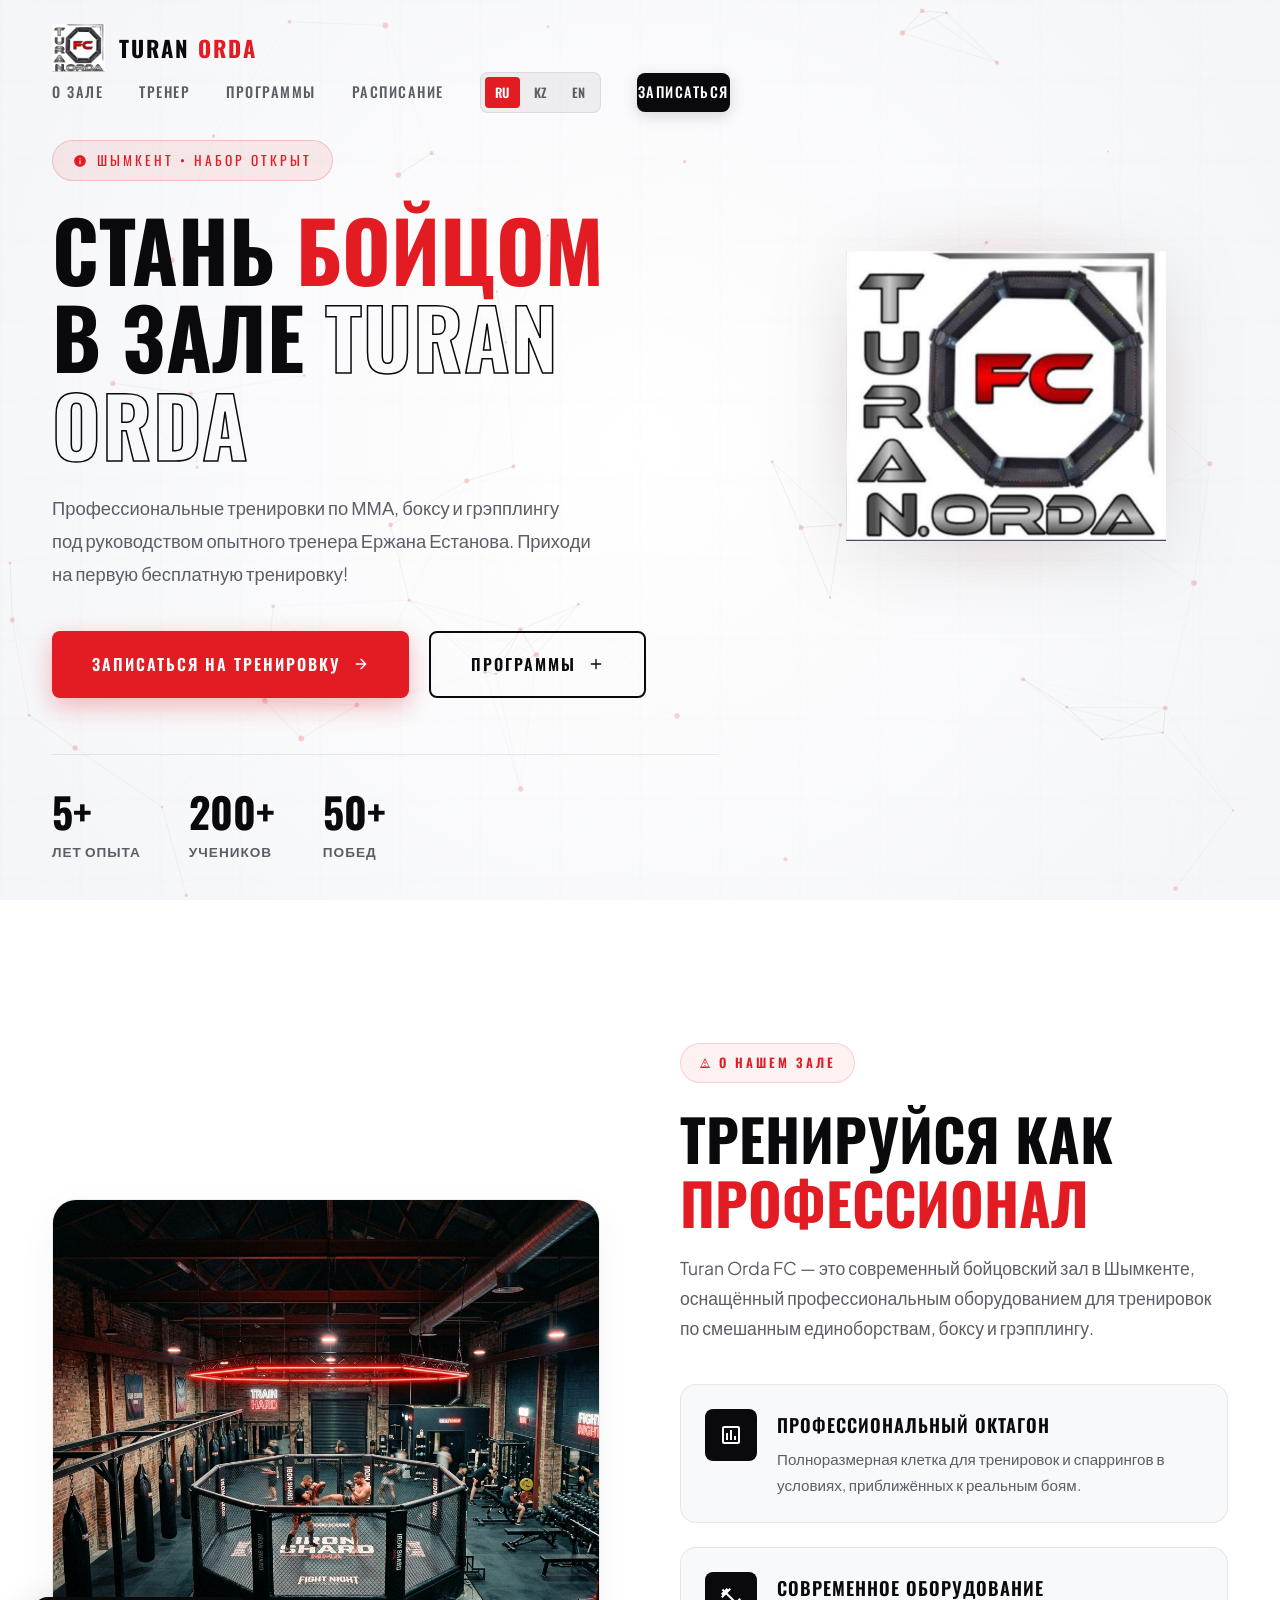
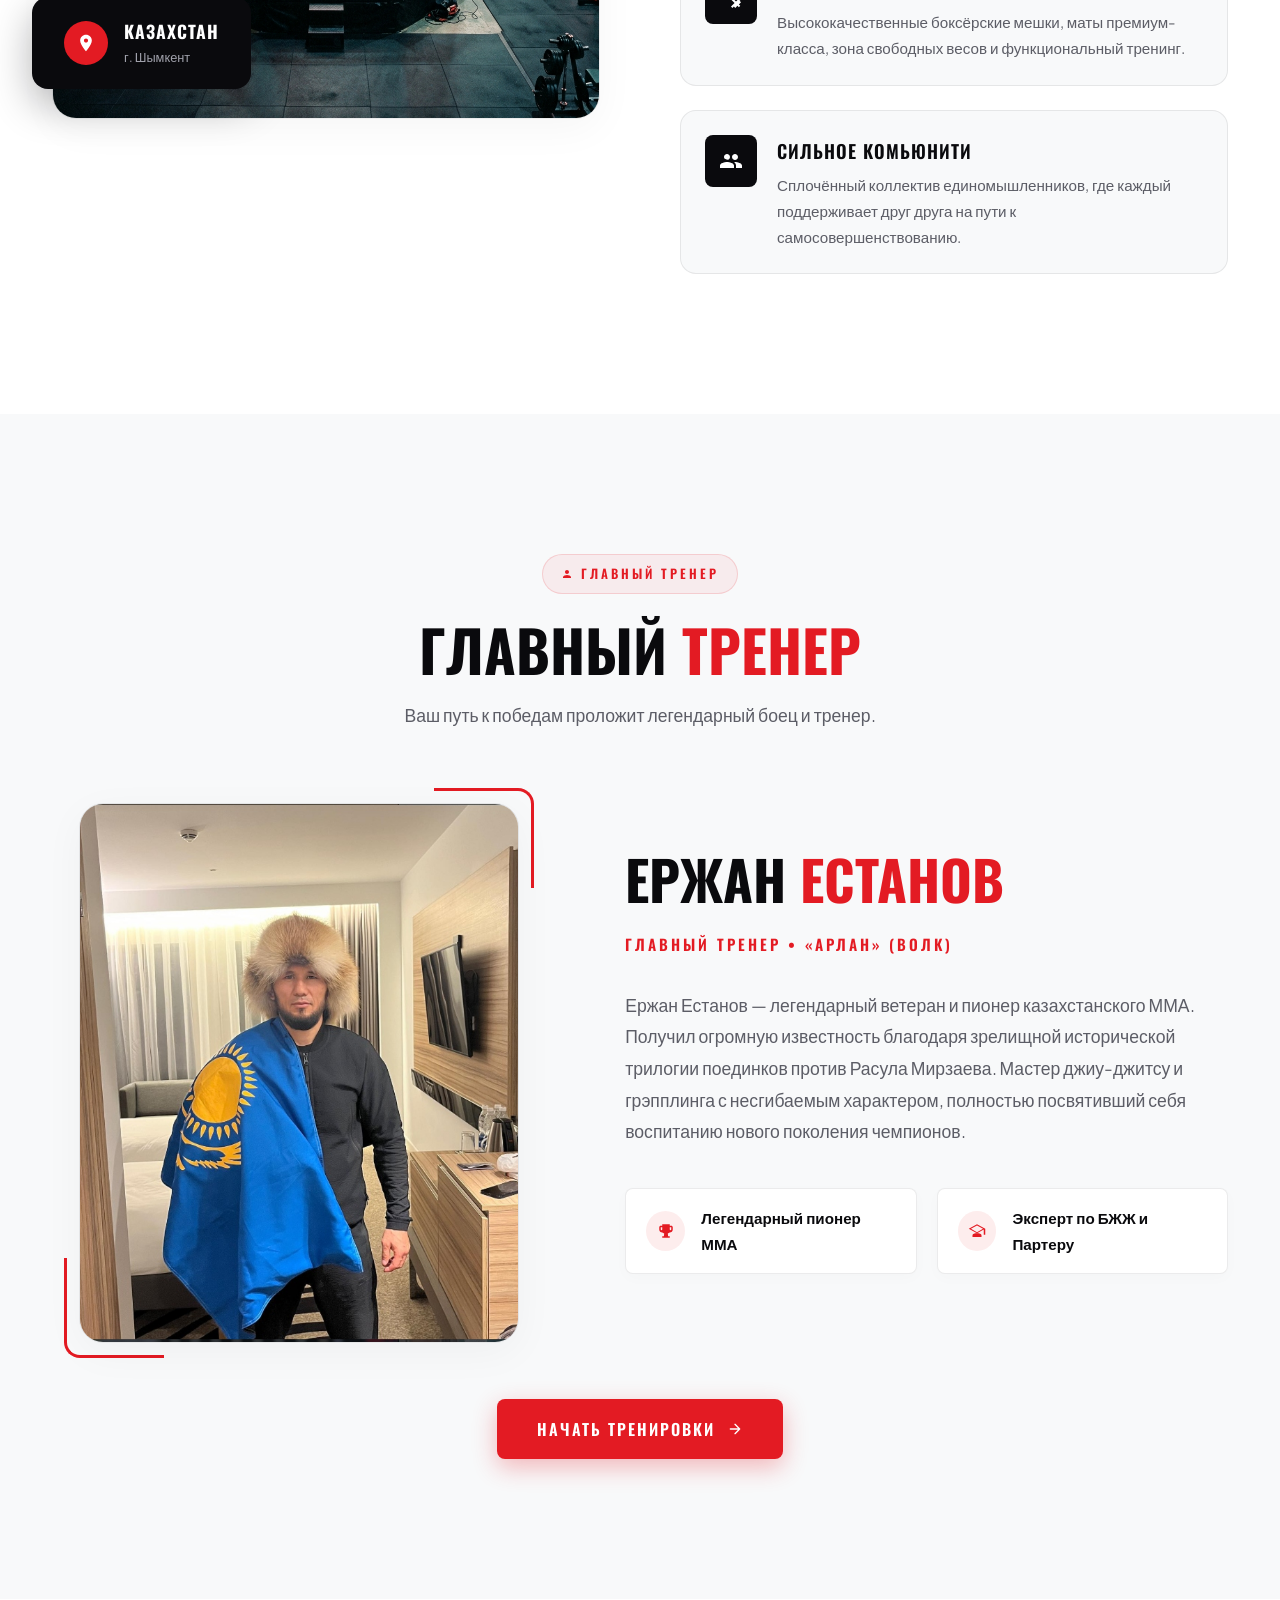
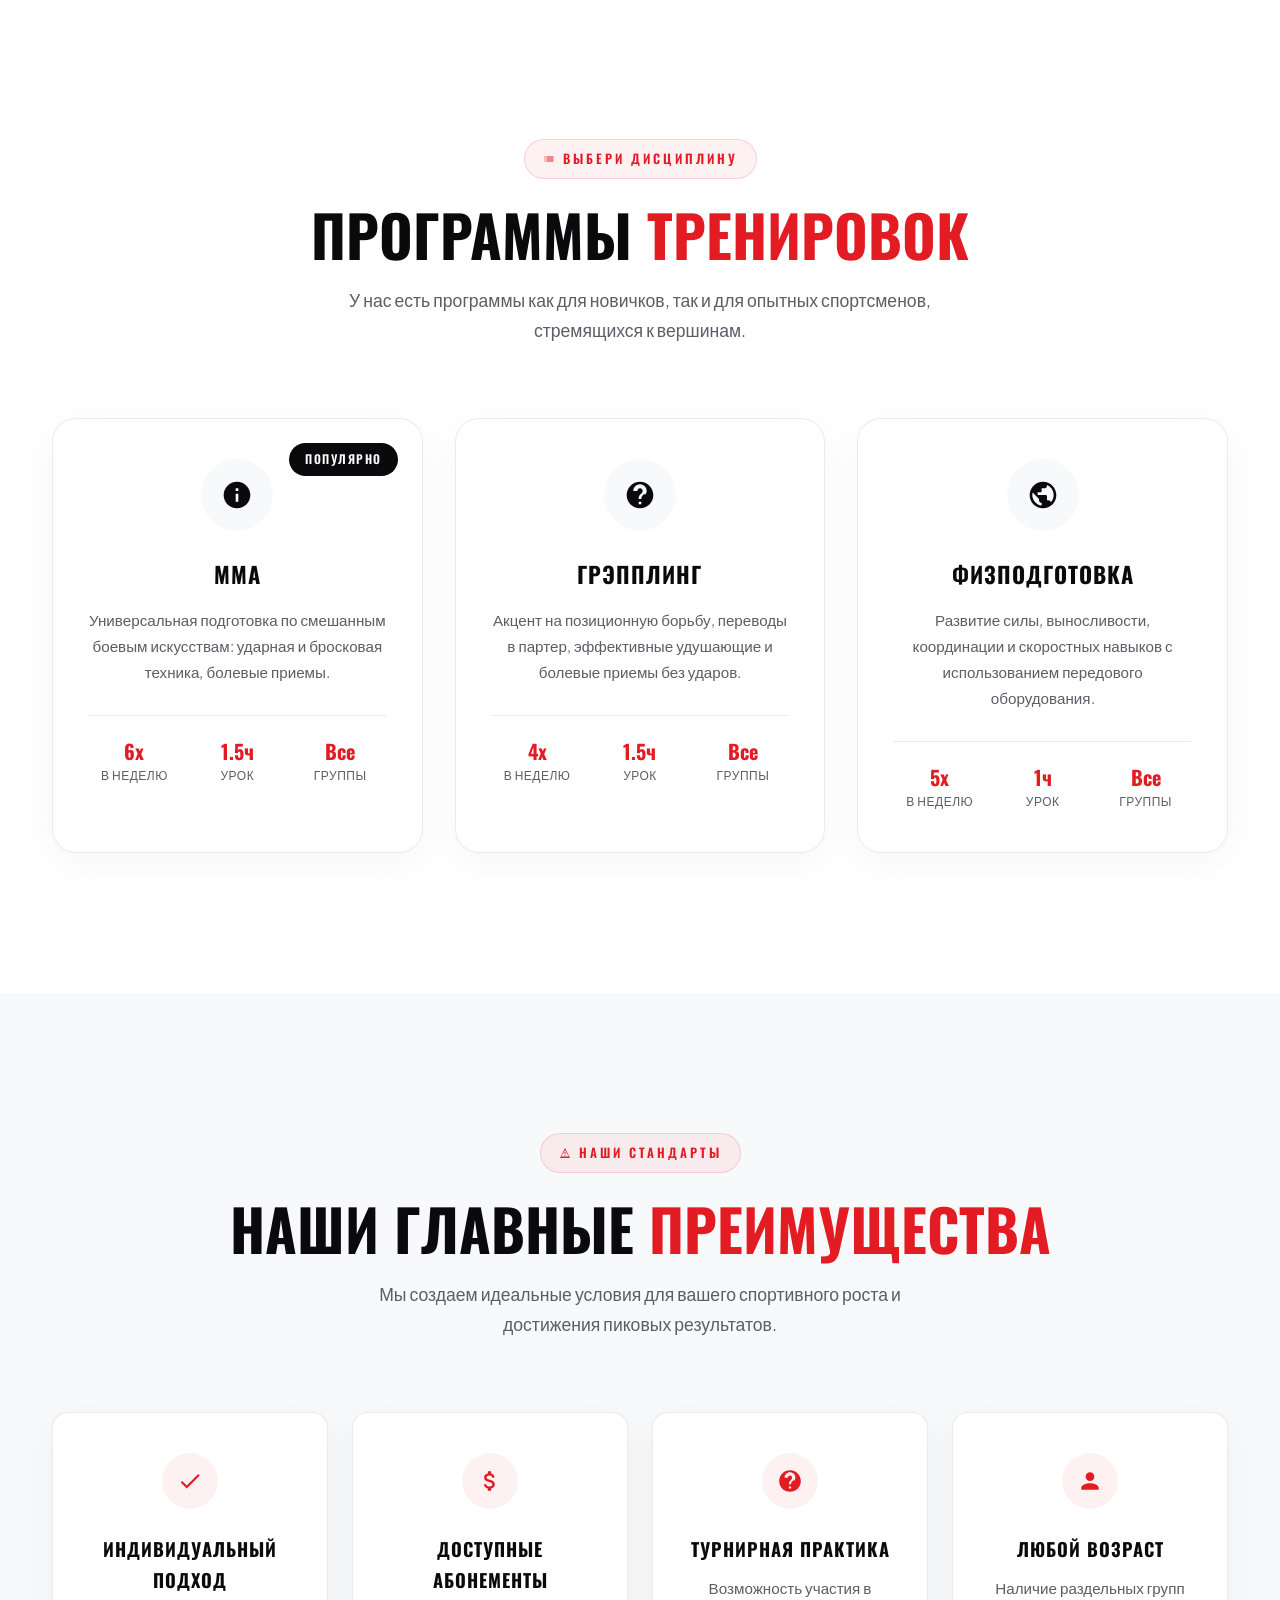
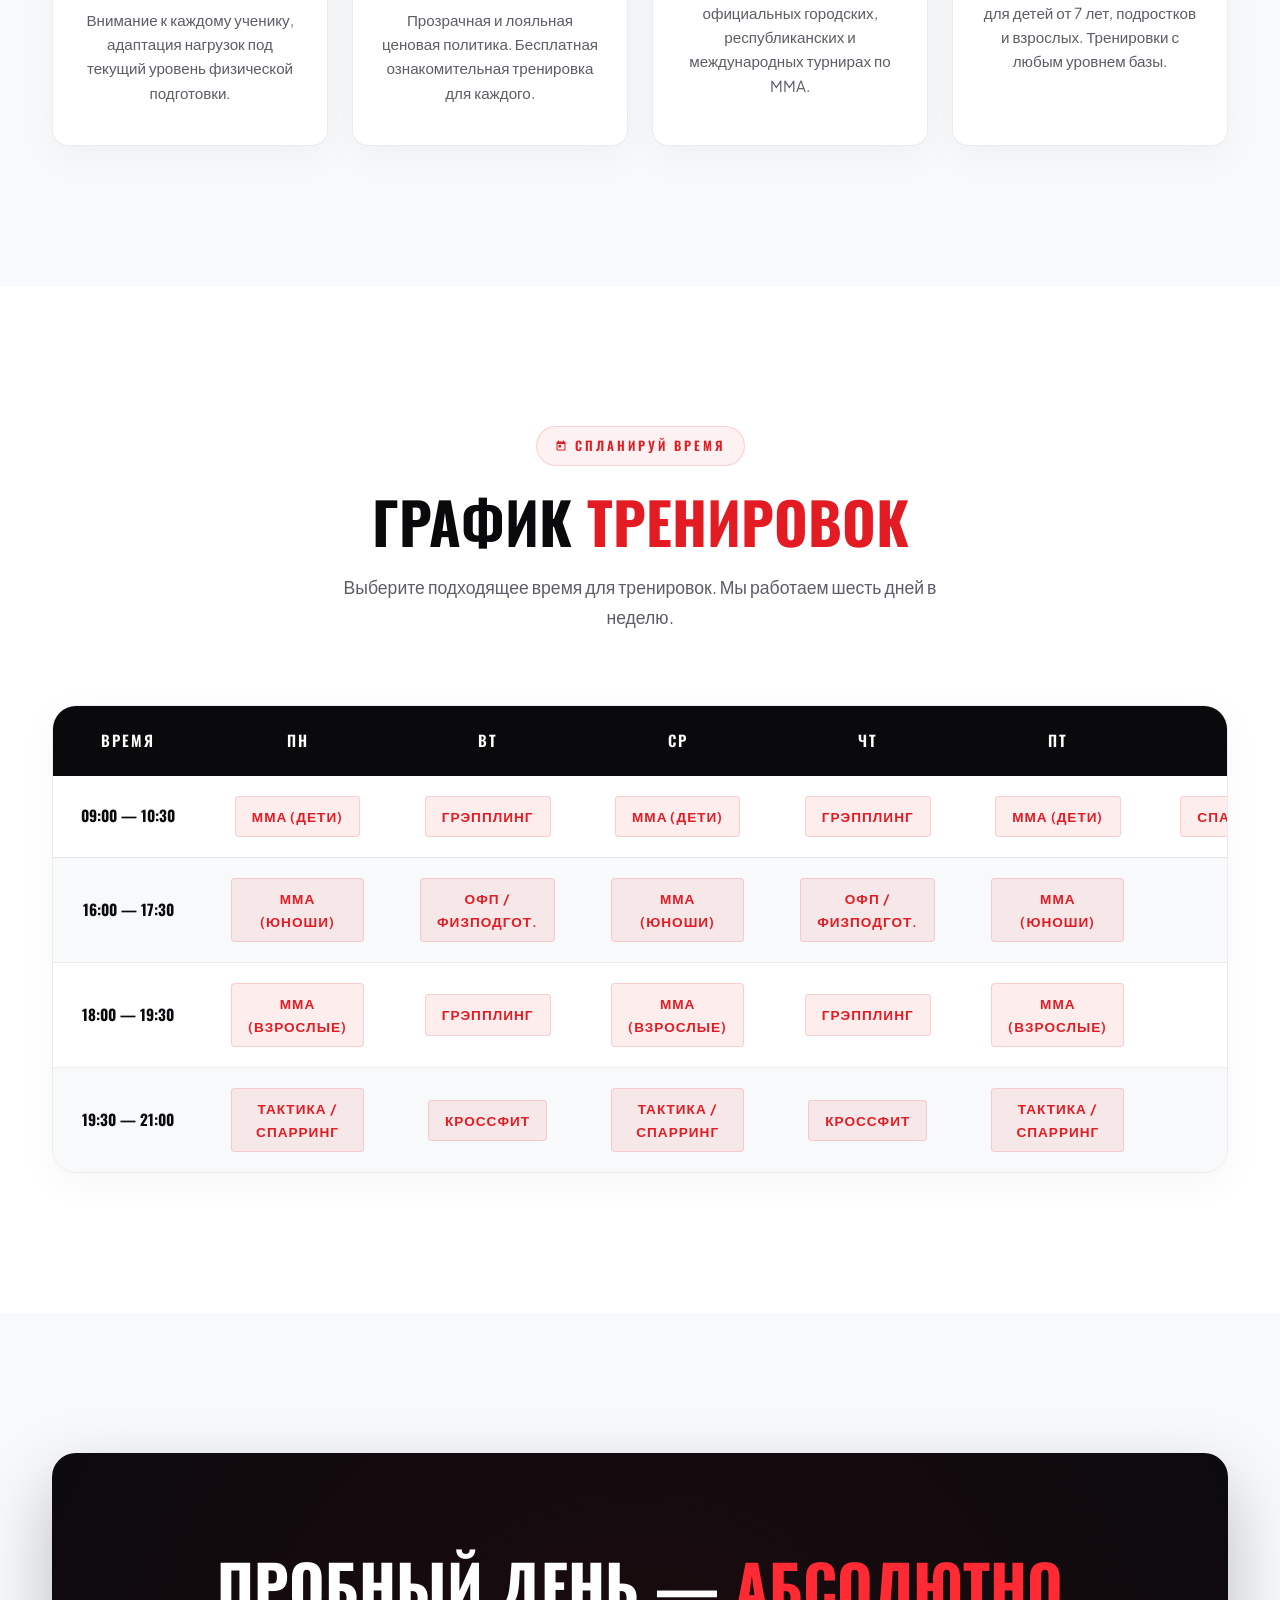
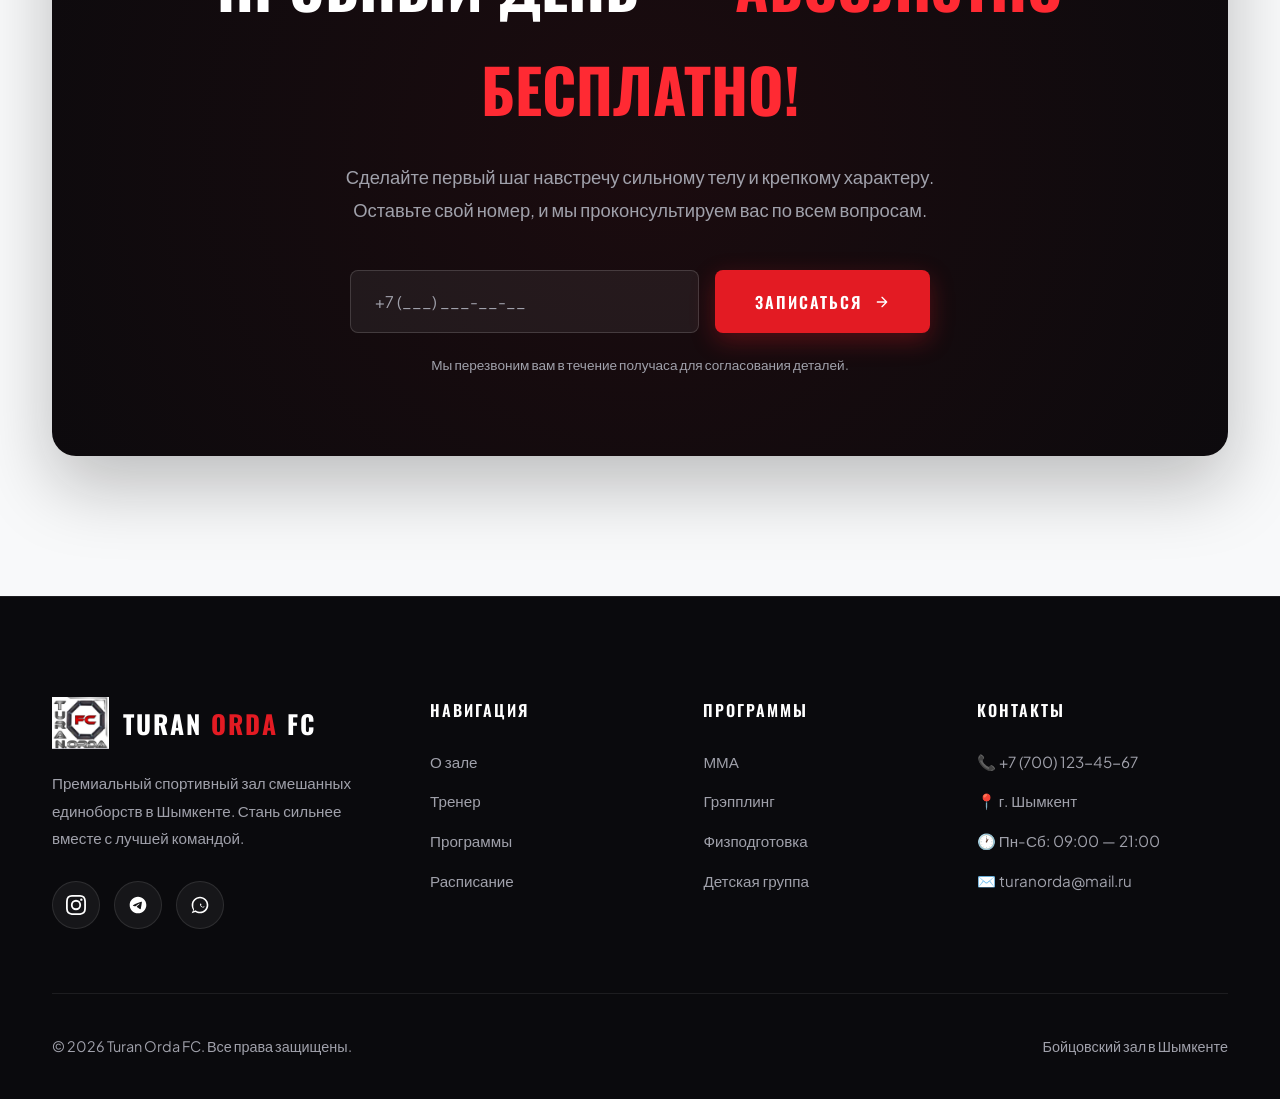
<file: light/index.html>
<!DOCTYPE html>
<html lang="ru">
<head>
  <meta charset="UTF-8">
  <meta name="viewport" content="width=device-width, initial-scale=1.0">
  <meta name="description" content="Turan Orda FC — премиальный бойцовский зал в Шымкенте. Тренировки по ММА, боксу, грэпплингу под руководством тренера Ержана Естанова. Набор учеников!">
  <meta name="keywords" content="Туран Орда, Turan Orda FC, ММА Шымкент, бокс Шымкент, бойцовский клуб, Ержан Естанов, единоборства, тренировки">
  <title>Turan Orda FC — Премиальный бойцовский зал в Шымкенте | Набор открыт</title>
  <link rel="stylesheet" href="style.css">
  <link rel="icon" type="image/png" href="images/logo.png">
</head>
<body>

  <!-- 3D Canvas Background -->
  <canvas id="bg-canvas"></canvas>

  <!-- Scroll Progress Bar -->
  <div class="scroll-progress" id="scrollProgress"></div>

  <!-- ===== NAVBAR ===== -->
  <nav class="navbar" id="navbar">
    <div class="container">
      <a href="#" class="nav-logo">
        <img src="images/logo.png" alt="Turan Orda FC Logo">
        <span class="nav-logo-text">Turan <span>Orda</span></span>
      </a>
      <div class="nav-links" id="navLinks">
        <a href="#about" data-i18n="nav-about">О зале</a>
        <a href="#trainer" data-i18n="nav-trainer">Тренер</a>
        <a href="#programs" data-i18n="nav-programs">Программы</a>
        <a href="#schedule" data-i18n="nav-schedule">Расписание</a>
        
        <!-- Language Switcher in Menu -->
        <div class="lang-switcher">
          <button class="lang-btn active" data-lang="ru">RU</button>
          <button class="lang-btn" data-lang="kz">KZ</button>
          <button class="lang-btn" data-lang="en">EN</button>
        </div>

        <a href="#" class="nav-cta" id="navCtaBtn" data-i18n="nav-cta">Записаться</a>
      </div>
      <div class="nav-hamburger" id="hamburger" aria-label="Меню">
        <span></span>
        <span></span>
        <span></span>
      </div>
    </div>
  </nav>

  <!-- ===== HERO ===== -->
  <section class="hero" id="hero">
    <div class="container">
      <div class="hero-content">
        <div class="hero-tag">
          <svg class="icon-svg" viewBox="0 0 24 24"><path d="M12 2C6.48 2 2 6.48 2 12s4.48 10 10 10 10-4.48 10-10S17.52 2 12 2zm1 15h-2v-6h2v6zm0-8h-2V7h2v2z"/></svg>
          <span data-i18n="hero-tag">Шымкент • Набор открыт</span>
        </div>
        <h1 class="hero-title" data-i18n="hero-title">
          Стань <span class="highlight">бойцом</span><br>
          в зале <span class="outline-text">Turan Orda</span>
        </h1>
        <p class="hero-desc" data-i18n="hero-desc">
          Профессиональные тренировки по ММА, боксу и грэпплингу под руководством 
          опытного тренера Ержана Естанова. Приходи на первую бесплатную тренировку!
        </p>
        <div class="hero-buttons">
          <button class="btn-primary" id="heroCtaBtn">
            <span data-i18n="hero-btn-cta">Записаться на тренировку</span>
            <svg viewBox="0 0 24 24"><path d="M5 12h14M12 5l7 7-7 7" stroke="currentColor" stroke-width="2" fill="none" stroke-linecap="round" stroke-linejoin="round"/></svg>
          </button>
          <a href="#programs" class="btn-outline">
            <span data-i18n="hero-btn-programs">Программы</span>
            <svg viewBox="0 0 24 24"><path d="M12 5v14M5 12h14" stroke="currentColor" stroke-width="2" fill="none" stroke-linecap="round" stroke-linejoin="round"/></svg>
          </a>
        </div>
        <div class="hero-stats">
          <div class="hero-stat">
            <div class="hero-stat-number" id="statYears">5+</div>
            <div class="hero-stat-label" data-i18n="hero-stat-years">Лет опыта</div>
          </div>
          <div class="hero-stat">
            <div class="hero-stat-number" id="statStudents">200+</div>
            <div class="hero-stat-label" data-i18n="hero-stat-students">Учеников</div>
          </div>
          <div class="hero-stat">
            <div class="hero-stat-number" id="statWins">50+</div>
            <div class="hero-stat-label" data-i18n="hero-stat-wins">Побед</div>
          </div>
        </div>
      </div>
      <div class="hero-visual">
        <div class="hero-logo-container">
          <div class="hero-logo-glow"></div>
          <img src="images/logo.png" alt="Turan Orda FC" class="hero-logo-img">
        </div>
      </div>
    </div>
  </section>

  <!-- ===== ABOUT ===== -->
  <section class="about" id="about">
    <div class="container">
      <div class="about-visual animate-on-scroll">
        <img src="images/gym.png" alt="Зал Turan Orda FC внутри" class="about-img">
        <div class="about-badge-card">
          <div class="about-badge-icon">
            <svg viewBox="0 0 24 24"><path d="M12 2C8.13 2 5 5.13 5 9c0 5.25 7 13 7 13s7-7.75 7-13c0-3.87-3.13-7-7-7zm0 9.5c-1.38 0-2.5-1.12-2.5-2.5s1.12-2.5 2.5-2.5 2.5 1.12 2.5 2.5-1.12 2.5-2.5 2.5z"/></svg>
          </div>
          <div class="about-badge-text">
            <h5 data-i18n="about-badge-country">Казахстан</h5>
            <p data-i18n="about-badge-city">г. Шымкент</p>
          </div>
        </div>
      </div>
      <div class="about-content animate-on-scroll">
        <span class="section-badge">
          <svg viewBox="0 0 24 24"><path d="M12 2L2 22h20L12 2zm0 3.99L19.53 19H4.47L12 5.99zM13 16h-2v2h2v-2zm0-6h-2v4h2v-4z"/></svg>
          <span data-i18n="about-badge">О нашем зале</span>
        </span>
        <h2 class="section-title" data-i18n="about-title">Тренируйся как <span>профессионал</span></h2>
        <p class="section-subtitle" data-i18n="about-subtitle">
          Turan Orda FC — это современный бойцовский зал в Шымкенте, оснащённый профессиональным 
          оборудованием для тренировок по смешанным единоборствам, боксу и грэпплингу.
        </p>
        <div class="about-features">
          <div class="about-feature">
            <div class="about-feature-icon">
              <svg viewBox="0 0 24 24"><path d="M19 3H5c-1.1 0-2 .9-2 2v14c0 1.1.9 2 2 2h14c1.1 0 2-.9 2-2V5c0-1.1-.9-2-2-2zm0 16H5V5h14v14zM7 10h2v7H7zm4-3h2v10h-2zm4 6h2v4h-2z"/></svg>
            </div>
            <div class="about-feature-text">
              <h4 data-i18n="about-f1-title">Профессиональный октагон</h4>
              <p data-i18n="about-f1-desc">Полноразмерная клетка для тренировок и спаррингов в условиях, приближённых к реальным боям.</p>
            </div>
          </div>
          <div class="about-feature">
            <div class="about-feature-icon">
              <svg viewBox="0 0 24 24"><path d="M20.57 14.86L22 13.43 20.57 12 17 15.57 8.43 7 12 3.43 10.57 2 9.14 3.43 7.71 2 5.57 4.14 4.14 2.71 2.71 4.14 4.14 5.57 2 7.71 3.43 9.14 2 10.57 3.43 12 7 8.43 15.57 17 12 20.57 13.43 22 14.86 20.57 16.29 22 18.43 19.86 19.86 21.29 21.29 19.86 19.86 18.43 22 16.29z"/></svg>
            </div>
            <div class="about-feature-text">
              <h4 data-i18n="about-f2-title">Современное оборудование</h4>
              <p data-i18n="about-f2-desc">Высококачественные боксёрские мешки, маты премиум-класса, зона свободных весов и функциональный тренинг.</p>
            </div>
          </div>
          <div class="about-feature">
            <div class="about-feature-icon">
              <svg viewBox="0 0 24 24"><path d="M16 11c1.66 0 2.99-1.34 2.99-3S17.66 5 16 5c-1.66 0-3 1.34-3 3s1.34 3 3 3zm-8 0c1.66 0 2.99-1.34 2.99-3S9.66 5 8 5C6.34 5 5 6.34 5 8s1.34 3 8 3zm0 2c-2.33 0-7 1.17-7 3.5V19h14v-2.5c0-2.33-4.67-3.5-7-3.5zm8 0c-.29 0-.62.02-.97.05 1.16.84 1.97 1.97 1.97 3.45V19h6v-2.5c0-2.33-4.67-3.5-7-3.5z"/></svg>
            </div>
            <div class="about-feature-text">
              <h4 data-i18n="about-f3-title">Сильное комьюнити</h4>
              <p data-i18n="about-f3-desc">Сплочённый коллектив единомышленников, где каждый поддерживает друг друга на пути к самосовершенствованию.</p>
            </div>
          </div>
        </div>
      </div>
    </div>
  </section>

  <!-- ===== TRAINER ===== -->
  <section class="trainer" id="trainer">
    <div class="container">
      <div class="programs-header animate-on-scroll">
        <span class="section-badge">
          <svg viewBox="0 0 24 24"><path d="M12 12c2.21 0 4-1.79 4-4s-1.79-4-4-4-4 1.79-4 4 1.79 4 4 4zm0 2c-2.67 0-8 1.34-8 4v2h16v-2c0-2.66-5.33-4-8-4z"/></svg>
          <span data-i18n="trainer-badge">Главный тренер</span>
        </span>
        <h2 class="section-title" data-i18n="trainer-title">Главный <span>тренер</span></h2>
        <p class="section-subtitle" data-i18n="trainer-subtitle">
          Ваш путь к победам проложит легендарный боец и тренер.
        </p>
      </div>

      <div class="coaches-grid">

        <!-- Coach 2: Yerzhan Estanov -->
        <div class="coach-card animate-on-scroll">
          <div class="coach-visual">
            <div class="trainer-frame-top"></div>
            <img src="images/yerzhan.jpg" alt="Тренер Ержан Естанов" class="trainer-photo">
            <div class="trainer-frame-bottom"></div>
          </div>
          <div class="coach-info">
            <h3 class="trainer-name" data-i18n="trainer-yerzhan-name">Ержан <span>Естанов</span></h3>
            <div class="trainer-role" data-i18n="trainer-yerzhan-role">Главный тренер • «Арлан» (Волк)</div>
            <p class="trainer-bio" data-i18n="trainer-yerzhan-bio">
              Ержан Естанов — легендарный ветеран и пионер казахстанского ММА. Получил огромную известность благодаря зрелищной исторической трилогии поединков против Расула Мирзаева. Мастер джиу-джитсу и грэпплинга с несгибаемым характером, полностью посвятивший себя воспитанию нового поколения чемпионов.
            </p>
            <div class="trainer-achievements">
              <div class="trainer-achievement">
                <div class="trainer-achievement-icon"><svg viewBox="0 0 24 24"><path d="M19 5h-2V3H7v2H5c-1.1 0-2 .9-2 2v3c0 2.24 1.81 4.07 4.07 4.07.72.63 1.58 1.1 2.53 1.33L9.17 19H7v2h10v-2h-2.17l-.43-3.6c.95-.23 1.8-.7 2.53-1.33C19.19 14.07 21 12.24 21 10V7c0-1.1-.9-2-2-2zM5 10V7h2v3c0 .55-.45 1-1 1s-1-.45-1-1zm14 0c0 .55-.45 1-1 1s-1-.45-1-1V7h2v3z"/></svg></div>
                <span data-i18n="trainer-yerzhan-a1">Легендарный пионер ММА</span>
              </div>
              <div class="trainer-achievement">
                <div class="trainer-achievement-icon"><svg viewBox="0 0 24 24"><path d="M12 3L1 9l11 6 9-4.91V17h2V9L12 3zm0 10.5L3.92 9 12 4.5l8.08 4.5L12 13.5zM12 15c-3.15 0-6 .85-6 2.5v2.5h12v-2.5c0-1.65-2.85-2.5-6-2.5z"/></svg></div>
                <span data-i18n="trainer-yerzhan-a2">Эксперт по БЖЖ и Партеру</span>
              </div>
            </div>
          </div>
        </div>
      </div>
      
      <div style="text-align: center; margin-top: 56px;" class="animate-on-scroll">
        <button class="btn-primary" id="trainerCtaBtn">
          <span data-i18n="trainer-btn-cta">Начать тренировки</span>
          <svg viewBox="0 0 24 24"><path d="M5 12h14M12 5l7 7-7 7" stroke="currentColor" stroke-width="2" fill="none" stroke-linecap="round" stroke-linejoin="round"/></svg>
        </button>
      </div>
    </div>
  </section>

  <!-- ===== PROGRAMS ===== -->
  <section class="programs" id="programs">
    <div class="container">
      <div class="programs-header animate-on-scroll">
        <span class="section-badge">
          <svg viewBox="0 0 24 24"><path d="M3 13h2v-2H3v2zm0 4h2v-2H3v2zm0-8h2V7H3v2zm4 4h14v-2H7v2zm0 4h14v-2H7v2zM7 7v2h14V7H7z"/></svg>
          <span data-i18n="programs-badge">Выбери дисциплину</span>
        </span>
        <h2 class="section-title" data-i18n="programs-title">Программы <span>тренировок</span></h2>
        <p class="section-subtitle" data-i18n="programs-subtitle">
          У нас есть программы как для новичков, так и для опытных спортсменов, стремящихся к вершинам.
        </p>
      </div>
      <div class="programs-grid">
        <!-- Card 1 -->
        <div class="program-card tilt-card animate-on-scroll">
          <span class="program-card-tag" data-i18n="programs-tag-popular">Популярно</span>
          <div class="program-card-icon tilt-child">
            <svg viewBox="0 0 24 24"><path d="M12 2C6.48 2 2 6.48 2 12s4.48 10 10 10 10-4.48 10-10S17.52 2 12 2zm1 15h-2v-6h2v6zm0-8h-2V7h2v2z"/></svg>
          </div>
          <div class="program-card-body tilt-child">
            <h3 class="program-card-title" data-i18n="program1-title">ММА</h3>
            <p class="program-card-desc" data-i18n="program1-desc">
              Универсальная подготовка по смешанным боевым искусствам: ударная и бросковая техника, болевые приемы.
            </p>
            <div class="program-card-details">
              <div class="program-card-detail">
                <div class="program-card-detail-value">6x</div>
                <div class="program-card-detail-label" data-i18n="program-label-week">в неделю</div>
              </div>
              <div class="program-card-detail">
                <div class="program-card-detail-value">1.5ч</div>
                <div class="program-card-detail-label" data-i18n="program-label-class">урок</div>
              </div>
              <div class="program-card-detail">
                <div class="program-card-detail-value" data-i18n="program-val-all">Все</div>
                <div class="program-card-detail-label" data-i18n="program-label-groups">группы</div>
              </div>
            </div>
          </div>
        </div>

        <!-- Card 2 -->
        <div class="program-card tilt-card animate-on-scroll">
          <div class="program-card-icon tilt-child">
            <svg viewBox="0 0 24 24"><path d="M12 2C6.48 2 2 6.48 2 12s4.48 10 10 10 10-4.48 10-10S17.52 2 12 2zm1 17h-2v-2h2v2zm2.07-7.75l-.9.92C13.45 12.9 13 13.5 13 15h-2v-.5c0-1.1.45-2.1 1.17-2.83l1.24-1.26c.37-.36.59-.86.59-1.41 0-1.1-.9-2-2-2s-2 .9-2 2H7c0-2.76 2.24-5 5-5s5 2.24 5 5c0 1.04-.42 1.99-1.07 2.75z"/></svg>
          </div>
          <div class="program-card-body tilt-child">
            <h3 class="program-card-title" data-i18n="program2-title">Грэпплинг</h3>
            <p class="program-card-desc" data-i18n="program2-desc">
              Акцент на позиционную борьбу, переводы в партер, эффективные удушающие и болевые приемы без ударов.
            </p>
            <div class="program-card-details">
              <div class="program-card-detail">
                <div class="program-card-detail-value">4x</div>
                <div class="program-card-detail-label" data-i18n="program-label-week">в неделю</div>
              </div>
              <div class="program-card-detail">
                <div class="program-card-detail-value">1.5ч</div>
                <div class="program-card-detail-label" data-i18n="program-label-class">урок</div>
              </div>
              <div class="program-card-detail">
                <div class="program-card-detail-value" data-i18n="program-val-all">Все</div>
                <div class="program-card-detail-label" data-i18n="program-label-groups">группы</div>
              </div>
            </div>
          </div>
        </div>

        <!-- Card 3 -->
        <div class="program-card tilt-card animate-on-scroll">
          <div class="program-card-icon tilt-child">
            <svg viewBox="0 0 24 24"><path d="M12 2C6.48 2 2 6.48 2 12s4.48 10 10 10 10-4.48 10-10S17.52 2 12 2zm-1 17.93c-3.95-.49-7-3.85-7-7.93 0-.62.08-1.21.21-1.79L9 15v1c0 1.1.9 2 2 2v1.93zm6.9-2.53c-.26-.81-1-1.4-1.9-1.4h-1v-3c0-.55-.45-1-1-1h-6v-2h2c.55 0 1-.45 1-1V7h2c1.1 0 2-.9 2-2v-.41c2.93 1.19 5 4.06 5 7.41 0 2.08-.8 3.97-2.1 5.39z"/></svg>
          </div>
          <div class="program-card-body tilt-child">
            <h3 class="program-card-title" data-i18n="program3-title">Физподготовка</h3>
            <p class="program-card-desc" data-i18n="program3-desc">
              Развитие силы, выносливости, координации и скоростных навыков с использованием передового оборудования.
            </p>
            <div class="program-card-details">
              <div class="program-card-detail">
                <div class="program-card-detail-value">5x</div>
                <div class="program-card-detail-label" data-i18n="program-label-week">в неделю</div>
              </div>
              <div class="program-card-detail">
                <div class="program-card-detail-value">1ч</div>
                <div class="program-card-detail-label" data-i18n="program-label-class">урок</div>
              </div>
              <div class="program-card-detail">
                <div class="program-card-detail-value" data-i18n="program-val-all">Все</div>
                <div class="program-card-detail-label" data-i18n="program-label-groups">группы</div>
              </div>
            </div>
          </div>
        </div>
      </div>
    </div>
  </section>

  <!-- ===== BENEFITS ===== -->
  <section class="benefits" id="benefits">
    <div class="container">
      <div class="benefits-header animate-on-scroll">
        <span class="section-badge">
          <svg viewBox="0 0 24 24"><path d="M12 2L2 22h20L12 2zm0 3.99L19.53 19H4.47L12 5.99zM13 16h-2v2h2v-2zm0-6h-2v4h2v-4z"/></svg>
          <span data-i18n="benefits-badge">Наши стандарты</span>
        </span>
        <h2 class="section-title" data-i18n="benefits-title">Наши главные <span>преимущества</span></h2>
        <p class="section-subtitle" data-i18n="benefits-subtitle">
          Мы создаем идеальные условия для вашего спортивного роста и достижения пиковых результатов.
        </p>
      </div>
      <div class="benefits-grid">
        <!-- Benefit 1 -->
        <div class="benefit-card tilt-card animate-on-scroll">
          <div class="benefit-icon tilt-child">
            <svg viewBox="0 0 24 24"><path d="M9 16.17L4.83 12l-1.42 1.41L9 19 21 7l-1.41-1.41z"/></svg>
          </div>
          <h4 class="benefit-title tilt-child" data-i18n="benefit1-title">Индивидуальный подход</h4>
          <p class="benefit-desc tilt-child" data-i18n="benefit1-desc">Внимание к каждому ученику, адаптация нагрузок под текущий уровень физической подготовки.</p>
        </div>

        <!-- Benefit 2 -->
        <div class="benefit-card tilt-card animate-on-scroll">
          <div class="benefit-icon tilt-child">
            <svg viewBox="0 0 24 24"><path d="M11.8 10.9c-2.27-.59-3-1.2-3-2.15 0-1.09 1.01-1.85 2.7-1.85 1.78 0 2.44.85 2.5 2.1h2.21c-.07-1.72-1.12-3.3-3.21-3.81V3h-3v2.16c-1.94.42-3.5 1.68-3.5 3.61 0 2.31 1.91 3.46 4.7 4.13 2.5.6 3 1.48 3 2.41 0 .69-.49 1.79-2.7 1.79-2.06 0-2.87-.92-2.98-2.1h-2.2c.12 2.19 1.76 3.42 3.68 3.83V21h3v-2.15c1.95-.37 3.5-1.5 3.5-3.55 0-2.84-2.43-3.81-4.7-4.4z"/></svg>
          </div>
          <h4 class="benefit-title tilt-child" data-i18n="benefit2-title">Доступные абонементы</h4>
          <p class="benefit-desc tilt-child" data-i18n="benefit2-desc">Прозрачная и лояльная ценовая политика. Бесплатная ознакомительная тренировка для каждого.</p>
        </div>

        <!-- Benefit 3 -->
        <div class="benefit-card tilt-card animate-on-scroll">
          <div class="benefit-icon tilt-child">
            <svg viewBox="0 0 24 24"><path d="M12 2C6.48 2 2 6.48 2 12s4.48 10 10 10 10-4.48 10-10S17.52 2 12 2zm1 17h-2v-2h2v2zm2.07-7.75l-.9.92C13.45 12.9 13 13.5 13 15h-2v-.5c0-1.1.45-2.1 1.17-2.83l1.24-1.26c.37-.36.59-.86.59-1.41 0-1.1-.9-2-2-2s-2 .9-2 2H7c0-2.76 2.24-5 5-5s5 2.24 5 5c0 1.04-.42 1.99-1.07 2.75z"/></svg>
          </div>
          <h4 class="benefit-title tilt-child" data-i18n="benefit3-title">Турнирная практика</h4>
          <p class="benefit-desc tilt-child" data-i18n="benefit3-desc">Возможность участия в официальных городских, республиканских и международных турнирах по MMA.</p>
        </div>

        <!-- Benefit 4 -->
        <div class="benefit-card tilt-card animate-on-scroll">
          <div class="benefit-icon tilt-child">
            <svg viewBox="0 0 24 24"><path d="M12 12c2.21 0 4-1.79 4-4s-1.79-4-4-4-4 1.79-4 4 1.79 4 4 4zm0 2c-2.67 0-8 1.34-8 4v2h16v-2c0-2.66-5.33-4-8-4z"/></svg>
          </div>
          <h4 class="benefit-title tilt-child" data-i18n="benefit4-title">Любой возраст</h4>
          <p class="benefit-desc tilt-child" data-i18n="benefit4-desc">Наличие раздельных групп для детей от 7 лет, подростков и взрослых. Тренировки с любым уровнем базы.</p>
        </div>
      </div>
    </div>
  </section>

  <!-- ===== SCHEDULE ===== -->
  <section class="schedule" id="schedule">
    <div class="container">
      <div class="schedule-header animate-on-scroll">
        <span class="section-badge">
          <svg viewBox="0 0 24 24"><path d="M19 3h-1V1h-2v2H8V1H6v2H5c-1.11 0-2 .9-2 2v14c0 1.1.89 2 2 2h14c1.1 0 2-.9 2-2V5c0-1.1-.9-2-2-2zm0 16H5V8h14v11zM7 10h5v5H7z"/></svg>
          <span data-i18n="schedule-badge">Спланируй время</span>
        </span>
        <h2 class="section-title" data-i18n="schedule-title">График <span>тренировок</span></h2>
        <p class="section-subtitle" data-i18n="schedule-subtitle">
          Выберите подходящее время для тренировок. Мы работаем шесть дней в неделю.
        </p>
      </div>
      <div class="schedule-table-wrapper animate-on-scroll">
        <table class="schedule-table">
          <thead>
            <tr>
              <th data-i18n="sch-time">Время</th>
              <th data-i18n="sch-mon">Пн</th>
              <th data-i18n="sch-tue">Вт</th>
              <th data-i18n="sch-wed">Ср</th>
              <th data-i18n="sch-thu">Чт</th>
              <th data-i18n="sch-fri">Пт</th>
              <th data-i18n="sch-sat">Сб</th>
            </tr>
          </thead>
          <tbody>
            <tr>
              <td class="schedule-time">09:00 — 10:30</td>
              <td><span class="schedule-active" data-i18n="sch-active-kids-mma">ММА (дети)</span></td>
              <td><span class="schedule-active" data-i18n="sch-active-grap">Грэпплинг</span></td>
              <td><span class="schedule-active" data-i18n="sch-active-kids-mma">ММА (дети)</span></td>
              <td><span class="schedule-active" data-i18n="sch-active-grap">Грэпплинг</span></td>
              <td><span class="schedule-active" data-i18n="sch-active-kids-mma">ММА (дети)</span></td>
              <td><span class="schedule-active" data-i18n="sch-active-spar">Спарринги</span></td>
            </tr>
            <tr>
              <td class="schedule-time">16:00 — 17:30</td>
              <td><span class="schedule-active" data-i18n="sch-active-teens-mma">ММА (юноши)</span></td>
              <td><span class="schedule-active" data-i18n="sch-active-ofp">ОФП / Физподгот.</span></td>
              <td><span class="schedule-active" data-i18n="sch-active-teens-mma">ММА (юноши)</span></td>
              <td><span class="schedule-active" data-i18n="sch-active-ofp">ОФП / Физподгот.</span></td>
              <td><span class="schedule-active" data-i18n="sch-active-teens-mma">ММА (юноши)</span></td>
              <td><span class="schedule-rest">—</span></td>
            </tr>
            <tr>
              <td class="schedule-time">18:00 — 19:30</td>
              <td><span class="schedule-active" data-i18n="sch-active-adults-mma">ММА (взрослые)</span></td>
              <td><span class="schedule-active" data-i18n="sch-active-grap">Грэпплинг</span></td>
              <td><span class="schedule-active" data-i18n="sch-active-adults-mma">ММА (взрослые)</span></td>
              <td><span class="schedule-active" data-i18n="sch-active-grap">Грэпплинг</span></td>
              <td><span class="schedule-active" data-i18n="sch-active-adults-mma">ММА (взрослые)</span></td>
              <td><span class="schedule-rest">—</span></td>
            </tr>
            <tr>
              <td class="schedule-time">19:30 — 21:00</td>
              <td><span class="schedule-active" data-i18n="sch-active-tactics">Тактика / Спарринг</span></td>
              <td><span class="schedule-active" data-i18n="sch-active-cf">Кроссфит</span></td>
              <td><span class="schedule-active" data-i18n="sch-active-tactics">Тактика / Спарринг</span></td>
              <td><span class="schedule-active" data-i18n="sch-active-cf">Кроссфит</span></td>
              <td><span class="schedule-active" data-i18n="sch-active-tactics">Тактика / Спарринг</span></td>
              <td><span class="schedule-rest">—</span></td>
            </tr>
          </tbody>
        </table>
      </div>
    </div>
  </section>

  <!-- ===== CTA ===== -->
  <section class="cta" id="cta">
    <div class="container">
      <div class="cta-box animate-on-scroll">
        <h2 class="cta-title" data-i18n="cta-title">Пробный день — <span>абсолютно бесплатно!</span></h2>
        <p class="cta-desc" data-i18n="cta-desc">
          Сделайте первый шаг навстречу сильному телу и крепкому характеру. Оставьте свой номер, и мы проконсультируем вас по всем вопросам.
        </p>
        <div class="cta-form" id="ctaForm">
          <input type="tel" placeholder="+7 (___) ___-__-__" id="ctaPhone" autocomplete="tel" data-i18n="[placeholder]cta-phone-placeholder">
          <button class="btn-primary" id="ctaSubmitBtn">
            <span data-i18n="cta-btn">Записаться</span>
            <svg viewBox="0 0 24 24"><path d="M5 12h14M12 5l7 7-7 7" stroke="currentColor" stroke-width="2" fill="none" stroke-linecap="round" stroke-linejoin="round"/></svg>
          </button>
        </div>
        <p class="cta-note" data-i18n="cta-note">Мы перезвоним вам в течение получаса для согласования деталей.</p>
      </div>
    </div>
  </section>

  <!-- ===== FOOTER ===== -->
  <footer class="footer" id="contacts">
    <div class="container">
      <div class="footer-grid">
        <div class="footer-brand">
          <div class="footer-brand-logo">
            <img src="images/logo.png" alt="Turan Orda FC">
            <span class="footer-brand-name">Turan <span>Orda</span> FC</span>
          </div>
          <p data-i18n="footer-desc">
            Премиальный спортивный зал смешанных единоборств в Шымкенте. Стань сильнее вместе с лучшей командой.
          </p>
          <div class="footer-social">
            <a href="#" title="Instagram" aria-label="Instagram">
              <svg viewBox="0 0 24 24"><path d="M12 2.163c3.204 0 3.584.012 4.85.07 3.252.148 4.771 1.691 4.919 4.919.058 1.265.069 1.645.069 4.849 0 3.205-.012 3.584-.069 4.849-.149 3.225-1.664 4.771-4.919 4.919-1.266.058-1.644.07-4.85.07-3.204 0-3.584-.012-4.849-.07-3.26-.149-4.771-1.699-4.919-4.92-.058-1.265-.07-1.644-.07-4.849 0-3.204.013-3.583.07-4.849.149-3.227 1.664-4.771 4.919-4.919 1.266-.057 1.645-.069 4.849-.069zM12 0C8.741 0 8.333.014 7.053.072 2.695.272.273 2.69.073 7.051.014 8.333 0 8.741 0 12c0 3.259.014 3.668.072 4.948.2 4.358 2.618 6.78 6.98 6.98 1.281.058 1.689.072 4.948.072 3.259 0 3.668-.014 4.948-.072 4.354-.2 6.782-2.618 6.979-6.98.059-1.28.073-1.689.073-4.948 0-3.259-.014-3.667-.072-4.947-.196-4.354-2.617-6.78-6.979-6.98C15.668.014 15.259 0 12 0zm0 5.838a6.162 6.162 0 100 12.324 6.162 6.162 0 000-12.324zM12 16a4 4 0 110-8 4 4 0 010 8zm6.406-11.845a1.44 1.44 0 100 2.881 1.44 1.44 0 000-2.881z"/></svg>
            </a>
            <a href="#" title="Telegram" aria-label="Telegram">
              <svg viewBox="0 0 24 24"><path d="M12 2C6.48 2 2 6.48 2 12s4.48 10 10 10 10-4.48 10-10S17.52 2 12 2zm4.64 6.8c-.15 1.58-.8 5.42-1.13 7.19-.14.75-.42 1-.68 1.03-.58.05-1.02-.38-1.58-.75-.88-.58-1.38-.94-2.23-1.5-.99-.65-.35-1.01.22-1.59.15-.15 2.71-2.48 2.76-2.69a.2.2 0 00-.05-.18c-.06-.05-.14-.03-.21-.02-.09.02-1.49.95-4.22 2.79-.4.27-.76.41-1.08.4-.36-.01-1.04-.21-1.55-.37-.63-.2-1.12-.31-1.08-.66.02-.18.27-.36.74-.55 2.92-1.27 4.86-2.11 5.83-2.51 2.78-1.16 3.35-1.36 3.73-1.37.08 0 .27.02.39.12.1.08.13.19.14.27-.01.06.01.24 0 .24z"/></svg>
            </a>
            <a href="#" title="WhatsApp" aria-label="WhatsApp">
              <svg viewBox="0 0 24 24"><path d="M17.472 14.382c-.02-.007-.115-.057-.272-.136-.157-.079-.733-.362-.847-.4-.114-.04-.198-.059-.282.058-.084.118-.328.4-.402.487-.075.088-.15.099-.307.02-.157-.079-.663-.245-1.263-.78-.467-.416-.783-.93-.875-1.088-.092-.157-.01-.242.07-.32.071-.071.157-.18.236-.269.079-.09.106-.15.158-.25.052-.1.026-.188-.013-.268-.039-.079-.283-.68-.388-.934-.102-.247-.206-.213-.283-.213-.073 0-.157-.009-.241-.009-.083 0-.22.032-.336.158-.116.126-.443.433-.443 1.057 0 .623.454 1.224.517 1.309.063.085.892 1.363 2.161 1.906.302.13.537.207.72.266.302.096.577.082.795.049.243-.037.733-.3 1.002-.592.269-.292.269-.541.189-.592-.081-.05-1.127-.555-1.127-.555zM12 2C6.48 2 2 6.48 2 12c0 2.17.69 4.19 1.86 5.86L2 22l4.3-1.74C7.9 21.36 9.87 22 12 22c5.52 0 10-4.48 10-10S17.52 2 12 2zm0 18c-1.84 0-3.55-.53-5-1.43l-.36-.23-2.5 1.01.76-2.39-.27-.41A7.93 7.93 0 014 12c0-4.41 3.59-8 8-8s8 3.59 8 8-3.59 8-8 8z"/></svg>
            </a>
          </div>
        </div>
        <div class="footer-column">
          <h4 data-i18n="footer-col-nav">Навигация</h4>
          <ul>
            <li><a href="#about" data-i18n="nav-about">О зале</a></li>
            <li><a href="#trainer" data-i18n="nav-trainer">Тренер</a></li>
            <li><a href="#programs" data-i18n="nav-programs">Программы</a></li>
            <li><a href="#schedule" data-i18n="nav-schedule">Расписание</a></li>
          </ul>
        </div>
        <div class="footer-column">
          <h4 data-i18n="footer-col-prog">Программы</h4>
          <ul>
            <li><a href="#programs" data-i18n="program1-title">ММА</a></li>
            <li><a href="#programs" data-i18n="program2-title">Грэпплинг</a></li>
            <li><a href="#programs" data-i18n="program3-title">Физподготовка</a></li>
            <li><a href="#programs" data-i18n="footer-kids-group">Детская группа</a></li>
          </ul>
        </div>
        <div class="footer-column">
          <h4 data-i18n="footer-col-contacts">Контакты</h4>
          <ul>
            <li><a href="tel:+77001234567">📞 +7 (700) 123-45-67</a></li>
            <li><a href="#" data-i18n="footer-address">📍 г. Шымкент</a></li>
            <li><a href="#" data-i18n="footer-hours">🕐 Пн-Сб: 09:00 — 21:00</a></li>
            <li><a href="mailto:turanorda@mail.ru">✉️ turanorda@mail.ru</a></li>
          </ul>
        </div>
      </div>
      <div class="footer-bottom">
        <p data-i18n="footer-copyright">© 2026 Turan Orda FC. Все права защищены.</p>
        <p data-i18n="footer-sub-copyright">Бойцовский зал в Шымкенте</p>
      </div>
    </div>
  </footer>

  <!-- ===== MODAL ===== -->
  <div class="modal-overlay" id="modalOverlay">
    <div class="modal" id="signupModal">
      <button class="modal-close" id="modalClose" aria-label="Закрыть">✕</button>
      <div id="modalFormContent">
        <h2 data-i18n="modal-title">Запись на <span>тренировку</span></h2>
        <p data-i18n="modal-desc">Заполните форму, и мы свяжемся с вами</p>
        <form class="modal-form" id="signupForm">
          <input type="text" placeholder="Ваше имя" id="signupName" required data-i18n="[placeholder]modal-name-placeholder">
          <input type="tel" placeholder="+7 (___) ___-__-__" id="signupPhone" required data-i18n="[placeholder]modal-phone-placeholder">
          <select id="signupProgram">
            <option value="" disabled selected data-i18n="modal-opt-prog">Выберите программу</option>
            <option value="mma" data-i18n="program1-title">ММА</option>
            <option value="grappling" data-i18n="program2-title">Грэпплинг</option>
            <option value="fitness" data-i18n="program3-title">Физподготовка</option>
            <option value="kids" data-i18n="footer-kids-group">Детская группа</option>
          </select>
          <select id="signupAge">
            <option value="" disabled selected data-i18n="modal-opt-age">Возрастная группа</option>
            <option value="kids" data-i18n="modal-age-kids">Дети (7-12 лет)</option>
            <option value="teens" data-i18n="modal-age-teens">Подростки (13-17 лет)</option>
            <option value="adults" data-i18n="modal-age-adults">Взрослые (18+)</option>
          </select>
          <button type="submit" class="btn-primary">
            <span data-i18n="modal-btn">Отправить заявку</span>
            <svg viewBox="0 0 24 24"><path d="M5 12h14M12 5l7 7-7 7" stroke="currentColor" stroke-width="2" fill="none" stroke-linecap="round" stroke-linejoin="round"/></svg>
          </button>
        </form>
      </div>
      <div class="modal-success" id="modalSuccess">
        <div class="modal-success-icon">
          <svg viewBox="0 0 24 24"><path d="M9 16.17L4.83 12l-1.42 1.41L9 19 21 7l-1.41-1.41z"/></svg>
        </div>
        <h3 data-i18n="modal-success-title">Заявка отправлена!</h3>
        <p data-i18n="modal-success-desc">Мы перезвоним вам в ближайшее время для подтверждения записи</p>
      </div>
    </div>
  </div>

  <!-- ===== SCROLL TO TOP ===== -->
  <button class="scroll-top" id="scrollTopBtn" aria-label="Наверх">
    <svg viewBox="0 0 24 24"><path d="M4 12l1.41 1.41L11 6.83V20h2V6.83l5.58 5.59L20 12l-8-8-8 8z"/></svg>
  </button>

  <script>
    // ---- Translation Dictionary ----
    const i18n = {
      ru: {
        "nav-about": "О зале",
        "nav-trainer": "Тренер",
        "nav-programs": "Программы",
        "nav-schedule": "Расписание",
        "nav-cta": "Записаться",
        "hero-tag": "Шымкент • Набор открыт",
        "hero-title": "Стань <span class=\"highlight\">бойцом</span><br>в зале <span class=\"outline-text\">Turan Orda</span>",
        "hero-desc": "Профессиональные тренировки по ММА, боксу и грэпплингу под руководством опытного тренера Ержана Естанова. Приходи на первую бесплатную тренировку!",
        "hero-btn-cta": "Записаться на тренировку",
        "hero-btn-programs": "Программы",
        "hero-stat-years": "Лет опыта",
        "hero-stat-students": "Учеников",
        "hero-stat-wins": "Побед",
        "about-badge-country": "Казахстан",
        "about-badge-city": "г. Шымкент",
        "about-badge": "О нашем зале",
        "about-title": "Тренируйся как <span>профессионал</span>",
        "about-subtitle": "Turan Orda FC — это современный бойцовский зал в Шымкенте, оснащённый профессиональным оборудованием для тренировок по смешанным единоборствам, боксу и грэпплингу.",
        "about-f1-title": "Профессиональный октагон",
        "about-f1-desc": "Полноразмерная клетка для тренировок и спаррингов в условиях, приближённых к реальным боям.",
        "about-f2-title": "Современное оборудование",
        "about-f2-desc": "Высококачественные боксёрские мешки, маты премиум-класса, зона свободных весов и функциональный тренинг.",
        "about-f3-title": "Сильное комьюнити",
        "about-f3-desc": "Сплочённый коллектив единомышленников, где каждый поддерживает друг друга на пути к самосовершенствованию.",
        "trainer-badge": "Главный тренер",
        "trainer-title": "Главный <span>тренер</span>",
        "trainer-subtitle": "Ваш путь к победам проложит легендарный боец и тренер.",
        "trainer-yerzhan-name": "Ержан <span>Естанов</span>",
        "trainer-yerzhan-role": "Главный тренер • «Арлан» (Волк)",
        "trainer-yerzhan-bio": "Ержан Естанов — легендарный ветеран и пионер казахстанского ММА. Получил огромную известность благодаря зрелищной исторической трилогии поединков против Расула Мирзаева. Мастер джиу-джитсу и грэпплинга с несгибаемым характером, полностью посвятивший себя воспитанию нового поколения чемпионов.",
        "trainer-yerzhan-a1": "Легендарный пионер ММА",
        "trainer-yerzhan-a2": "Эксперт по БЖЖ и Партеру",
        "trainer-btn-cta": "Начать тренировки",
        "programs-badge": "Выбери дисциплину",
        "programs-title": "Программы <span>тренировок</span>",
        "programs-subtitle": "У нас есть программы как для новичков, так и для опытных спортсменов, стремящихся к вершинам.",
        "programs-tag-popular": "Популярно",
        "program1-title": "ММА",
        "program1-desc": "Универсальная подготовка по смешанным боевым искусствам: ударная и бросковая техника, болевые приемы.",
        "program-label-week": "в неделю",
        "program-label-class": "урок",
        "program-val-all": "Все",
        "program-label-groups": "группы",
        "program2-title": "Грэпплинг",
        "program2-desc": "Акцент на позиционную борьбу, переводы в партер, эффективные удушающие и болевые приемы без ударов.",
        "program3-title": "Физподготовка",
        "program3-desc": "Развитие силы, выносливости, координации и скоростных навыков с использованием передового оборудования.",
        "benefits-badge": "Наши стандарты",
        "benefits-title": "Наши главные <span>преимущества</span>",
        "benefits-subtitle": "Мы создаем идеальные условия для вашего спортивного роста и достижения пиковых результатов.",
        "benefit1-title": "Индивидуальный подход",
        "benefit1-desc": "Внимание к каждому ученику, адаптация нагрузок под текущий уровень физической подготовки.",
        "benefit2-title": "Доступные абонементы",
        "benefit2-desc": "Прозрачная и лояльная ценовая политика. Бесплатная ознакомительная тренировка для каждого.",
        "benefit3-title": "Турнирная практика",
        "benefit3-desc": "Возможность участия в официальных городских, республиканских и международных турнирах по MMA.",
        "benefit4-title": "Любой возраст",
        "benefit4-desc": "Наличие раздельных групп для детей от 7 лет, подростков и взрослых. Тренировки с любым уровнем базы.",
        "schedule-badge": "Спланируй время",
        "schedule-title": "График <span>тренировок</span>",
        "schedule-subtitle": "Выберите подходящее время для тренировок. Мы работаем шесть дней в неделю.",
        "sch-time": "Время",
        "sch-mon": "Пн",
        "sch-tue": "Вт",
        "sch-wed": "Ср",
        "sch-thu": "Чт",
        "sch-fri": "Пт",
        "sch-sat": "Сб",
        "sch-active-kids-mma": "ММА (дети)",
        "sch-active-grap": "Грэпплинг",
        "sch-active-spar": "Спарринги",
        "sch-active-teens-mma": "ММА (юноши)",
        "sch-active-ofp": "ОФП / Физподгот.",
        "sch-active-adults-mma": "ММА (взрослые)",
        "sch-active-tactics": "Тактика / Спарринг",
        "sch-active-cf": "Кроссфит",
        "cta-title": "Пробный день — <span>абсолютно бесплатно!</span>",
        "cta-desc": "Сделайте первый шаг навстречу сильному телу и крепкому характеру. Оставьте свой номер, и мы проконсультируем вас по всем вопросам.",
        "cta-phone-placeholder": "+7 (___) ___-__-__",
        "cta-btn": "Записаться",
        "cta-note": "Мы перезвоним вам в течение получаса для согласования деталей.",
        "footer-desc": "Премиальный спортивный зал смешанных единоборств в Шымкенте. Стань сильнее вместе с лучшей командой.",
        "footer-col-nav": "Навигация",
        "footer-col-prog": "Программы",
        "footer-kids-group": "Детская группа",
        "footer-col-contacts": "Контакты",
        "footer-address": "📍 г. Шымкент",
        "footer-hours": "🕐 Пн-Сб: 09:00 — 21:00",
        "footer-copyright": "© 2026 Turan Orda FC. Все права защищены.",
        "footer-sub-copyright": "Бойцовский зал в Шымкенте",
        "modal-title": "Запись на <span>тренировку</span>",
        "modal-desc": "Заполните форму, и мы свяжемся с вами",
        "modal-name-placeholder": "Ваше имя",
        "modal-phone-placeholder": "+7 (___) ___-__-__",
        "modal-opt-prog": "Выберите программу",
        "modal-opt-age": "Возрастная группа",
        "modal-age-kids": "Дети (7-12 лет)",
        "modal-age-teens": "Подростки (13-17 лет)",
        "modal-age-adults": "Взрослые (18+)",
        "modal-btn": "Отправить заявку",
        "modal-success-title": "Заявка отправлена!",
        "modal-success-desc": "Мы перезвоним вам в ближайшее время для подтверждения записи"
      },
      kz: {
        "nav-about": "Зал туралы",
        "nav-trainer": "Жаттықтырушы",
        "nav-programs": "Бағдарламалар",
        "nav-schedule": "Кесте",
        "nav-cta": "Жазылу",
        "hero-tag": "Шымкент • Қабылдау ашық",
        "hero-title": "Turan Orda<br>залында <span class=\"highlight\">жауынгер</span> бол",
        "hero-desc": "Тәжірибелі жаттықтырушы Ержан Естановтың жетекшілігімен ММА, бокс және грэпплинг бойынша кәсіби жаттығулар. Бірінші тегін жаттығуға кел!",
        "hero-btn-cta": "Жаттығуға жазылу",
        "hero-btn-programs": "Бағдарламалар",
        "hero-stat-years": "Жылдық тәжірибе",
        "hero-stat-students": "Шәкірттер",
        "hero-stat-wins": "Жеңістер",
        "about-badge-country": "Қазақстан",
        "about-badge-city": "Шымкент қ.",
        "about-badge": "Залымыз туралы",
        "about-title": "Кәсіби мамандарша <span>жаттық</span>",
        "about-subtitle": "Turan Orda FC — бұл Шымкенттегі аралас жекпе-жек, бокс және грэпплинг жаттығуларына арналған заманауи және кәсіби жабдықталған бойцовский зал.",
        "about-f1-title": "Кәсіби октагон",
        "about-f1-desc": "Нағыз жекпе-жек жағдайларына барынша жақындатылған жаттығулар мен спаррингтерге арналған толық өлшемді тор.",
        "about-f2-title": "Заманауи жабдықтар",
        "about-f2-desc": "Жоғары сапалы бокс қаптары, премиум-класстағы маттар, еркін салмақ аймағы және функционалды жаттығулар.",
        "about-f3-title": "Мықты комьюнити",
        "about-f3-desc": "Өзін-өзі дамыту жолында әрқайсысы бір-бірін қолдайтын пікірлестердің ұйымшыл ұжымы.",
        "trainer-badge": "Бас бапкер",
        "trainer-title": "Бас <span>жаттықтырушы</span>",
        "trainer-subtitle": "Жеңіске жетелейтін жолды аңызға айналған спортшы және жаттықтырушы салады.",
        "trainer-yerzhan-name": "Ержан <span>Естанов</span>",
        "trainer-yerzhan-role": "Бас бапкер • «Арлан» (Көкжал)",
        "trainer-yerzhan-bio": "Ержан Естанов — қазақстандық ММА-дің аңызға айналған ардагері және пионері. Расул Мирзаевқа қарсы өткен тарихи жекпе-жек трилогиясы арқылы кеңінен танымал. Жас чемпиондарды тәрбиелеуге өзін толықтай арнаған, қайсар мінезді джиу-джитсу мен грэпплинг шебері.",
        "trainer-yerzhan-a1": "ММА аңыз пионері",
        "trainer-yerzhan-a2": "БЖЖ және партер сарапшысы",
        "trainer-btn-cta": "Жаттығуді бастау",
        "programs-badge": "Дисциплинаны таңда",
        "programs-title": "Жаттығу <span>бағдарламалары</span>",
        "programs-subtitle": "Бізде жаңадан бастаушыларға да, шыңдарға ұмтылатын тәжірибелі спортшыларға да арналған бағдарламалар бар.",
        "programs-tag-popular": "Танымал",
        "program1-title": "ММА",
        "program1-desc": "Аралас жекпе-жектен әмбебап дайындық: соққы және лақтыру техникасы, ауырту әдістері.",
        "program-label-week": "аптасына",
        "program-label-class": "сабақ",
        "program-val-all": "Барлық",
        "program-label-groups": "топтар",
        "program2-title": "Грэпплинг",
        "program2-desc": "Позициялық күреске, партерге көшіруге, соққысыз тиімді тұншықтыру және ауырту әдістеріне басымдық беру.",
        "program3-title": "Дене дайындығы",
        "program3-desc": "Заманауи жабдықтарды қолдана отырып күш, төзімділік, үйлесімділік және жылдамдық дағдыларын дамыту.",
        "benefits-badge": "Біздің стандарттар",
        "benefits-title": "Біздің басты <span>артықшылықтарымыз</span>",
        "benefits-subtitle": "Біз сіздің спорттық өсуіңіз бен жоғары нәтижелерге қол жеткізуіңіз үшін тамаша жағдайлар жасаймыз.",
        "benefit1-title": "Жеке тәсіл",
        "benefit1-desc": "Әрбір шәкіртке көңіл бөлу, жүктемені дене дайындығының ағымдағы деңгейіне бейімдеу.",
        "benefit2-title": "Қолжетімді абонементтер",
        "benefit2-desc": "Ашық және адал баға саясаты. Әрбір адам үшін тегін танысу жаттығуы.",
        "benefit3-title": "Турнирлік практика",
        "benefit3-desc": "MMA бойынша ресми қалалық, республикалық және халықаралық турнирлерге қатысу мүмкіндігі.",
        "benefit4-title": "Кез келген жас",
        "benefit4-desc": "7 жастан асқан балаларға, жасөспірімдер мен ересектерге арналған бөлек топтардың болуы.",
        "schedule-badge": "Уақытты жоспарла",
        "schedule-title": "Жаттығу <span>кестесі</span>",
        "schedule-subtitle": "Жаттығулар үшін қолайлы уақытты таңдаңыз. Біз аптасына алты күн жұмыс істейміз.",
        "sch-time": "Уақыт",
        "sch-mon": "Дс",
        "sch-tue": "Сс",
        "sch-wed": "Ср",
        "sch-thu": "Бс",
        "sch-fri": "Жм",
        "sch-sat": "Сб",
        "sch-active-kids-mma": "ММА (балалар)",
        "sch-active-grap": "Грэпплинг",
        "sch-active-spar": "Спаррингтер",
        "sch-active-teens-mma": "ММА (жасөспірімдер)",
        "sch-active-ofp": "ОФП / Дене дайындығы",
        "sch-active-adults-mma": "ММА (ересектер)",
        "sch-active-tactics": "Тактика / Спарринг",
        "sch-active-cf": "Кроссфит",
        "cta-title": "Сынақ күні — <span>мүлдем тегін!</span>",
        "cta-desc": "Күшті дене мен мықты мінезге қарай алғашқы қадам жасаңыз. Нөміріңізді қалдырыңыз, біз сізге барлық сұрақтар бойынша кеңес береміз.",
        "cta-phone-placeholder": "+7 (___) ___-__-__",
        "cta-btn": "Жазылу",
        "cta-note": "Мәліметтерді нақтылау үшін сізге жарты сағат ішінде хабарласамыз.",
        "footer-desc": "Шымкенттегі аралас жекпе-жектен премиум деңгейдегі спорт залы. Үздік командамен бірге мықты бол.",
        "footer-col-nav": "Навигация",
        "footer-col-prog": "Бағдарламалар",
        "footer-kids-group": "Балалар тобы",
        "footer-col-contacts": "Контактілер",
        "footer-address": "📍 Шымкент қ.",
        "footer-hours": "🕐 Дс-Сб: 09:00 — 21:00",
        "footer-copyright": "© 2026 Turan Orda FC. Барлық құқықтар қорғалған.",
        "footer-sub-copyright": "Шымкенттегі спорт залы",
        "modal-title": "Жаттығуға <span>жазылу</span>",
        "modal-desc": "Форманы толтырыңыз, біз сізбен хабарласамыз",
        "modal-name-placeholder": "Сіздің атыңыз",
        "modal-phone-placeholder": "+7 (___) ___-__-__",
        "modal-opt-prog": "Бағдарламаны таңдаңыз",
        "modal-opt-age": "Жас тобы",
        "modal-age-kids": "Балалар (7-12 жас)",
        "modal-age-teens": "Жасөспірімдер (13-17 жас)",
        "modal-age-adults": "Ересектер (18+)",
        "modal-btn": "Өтінім жіберу",
        "modal-success-title": "Өтінім жіберілді!",
        "modal-success-desc": "Жазылуды растау үшін сізге жақын арада хабарласамыз"
      },
      en: {
        "nav-about": "About",
        "nav-trainer": "Coach",
        "nav-programs": "Programs",
        "nav-schedule": "Schedule",
        "nav-cta": "Join Us",
        "hero-tag": "Shymkent • Registration Open",
        "hero-title": "Become a <span class=\"highlight\">fighter</span><br>at <span class=\"outline-text\">Turan Orda</span> gym",
        "hero-desc": "Professional training in MMA, Boxing, and Grappling under the guidance of experienced coach Yerzhan Estanov. Come to your first free class!",
        "hero-btn-cta": "Join Training Now",
        "hero-btn-programs": "Programs",
        "hero-stat-years": "Years Experience",
        "hero-stat-students": "Students",
        "hero-stat-wins": "Wins",
        "about-badge-country": "Kazakhstan",
        "about-badge-city": "Shymkent",
        "about-badge": "About Gym",
        "about-title": "Train like a <span>professional</span>",
        "about-subtitle": "Turan Orda FC is a modern fighting gym in Shymkent, fully equipped with professional gear for MMA, Boxing, and Grappling classes.",
        "about-f1-title": "Professional Octagon",
        "about-f1-desc": "A full-sized cage for training and sparring in conditions closest to real competitive fights.",
        "about-f2-title": "Modern Equipment",
        "about-f2-desc": "Premium punch bags, professional-grade mats, a free weights area, and functional strength conditioning gear.",
        "about-f3-title": "Strong Community",
        "about-f3-desc": "A tight-knit community of like-minded individuals supporting each other on the path of self-improvement.",
        "trainer-badge": "Head Coach",
        "trainer-title": "Head <span>Coach</span>",
        "trainer-subtitle": "Your path to victories will be paved by a legendary fighter and coach.",
        "trainer-yerzhan-name": "Yerzhan <span>Estanov</span>",
        "trainer-yerzhan-role": "Head Coach • \"Arlan\" (Wolf)",
        "trainer-yerzhan-bio": "Yerzhan Estanov is a legendary veteran and pioneer of Kazakh MMA. He gained immense fame throughout CIS due to his spectacular historical trilogy of fights against Rasul Mirzaev. A BJJ and grappling master with an iron character, fully dedicated to raising a new generation of champions.",
        "trainer-yerzhan-a1": "Legendary MMA Pioneer",
        "trainer-yerzhan-a2": "BJJ & Grappling Expert",
        "trainer-btn-cta": "Start Training",
        "programs-badge": "Choose Discipline",
        "programs-title": "Training <span>Programs</span>",
        "programs-subtitle": "We offer programs tailored for both complete beginners and seasoned athletes aiming for the top.",
        "programs-tag-popular": "Popular",
        "program1-title": "MMA",
        "program1-desc": "Comprehensive mixed martial arts training: striking, grappling, takedowns, and submissions.",
        "program-label-week": "per week",
        "program-label-class": "class",
        "program-val-all": "All",
        "program-label-groups": "levels",
        "program2-title": "Grappling",
        "program2-desc": "Focus on positional wrestling, takedowns, and highly effective submissions without striking.",
        "program3-title": "Conditioning",
        "program3-desc": "Build strength, endurance, coordination, and explosive power using high-end gym equipment.",
        "benefits-badge": "Our Standards",
        "benefits-title": "Our Main <span>Advantages</span>",
        "benefits-subtitle": "We create the ideal conditions for your athletic progress and peak physical achievements.",
        "benefit1-title": "Individual Approach",
        "benefit1-desc": "Attention to every student, adapting loads and drills based on current fitness levels.",
        "benefit2-title": "Affordable Memberships",
        "benefit2-desc": "Transparent and friendly pricing. Free trial class for every new visitor.",
        "benefit3-title": "Tournament Practice",
        "benefit3-desc": "Opportunities to participate in official city, national, and international MMA tournaments.",
        "benefit4-title": "Any Age Group",
        "benefit4-desc": "Separate groups for children (7+), teenagers, and adults of all experience levels.",
        "schedule-badge": "Plan Your Time",
        "schedule-title": "Training <span>Schedule</span>",
        "schedule-subtitle": "Select a time that suits your lifestyle. We operate six days a week.",
        "sch-time": "Time",
        "sch-mon": "Mon",
        "sch-tue": "Tue",
        "sch-wed": "Wed",
        "sch-thu": "Thu",
        "sch-fri": "Fri",
        "sch-sat": "Sat",
        "sch-active-kids-mma": "MMA (Kids)",
        "sch-active-grap": "Grappling",
        "sch-active-spar": "Sparring",
        "sch-active-teens-mma": "MMA (Juniors)",
        "sch-active-ofp": "Strength & Cond.",
        "sch-active-adults-mma": "MMA (Adults)",
        "sch-active-tactics": "Tactics / Sparring",
        "sch-active-cf": "Crossfit",
        "cta-title": "First Trial Day — <span>Absolutely Free!</span>",
        "cta-desc": "Take the first step toward a stronger body and unbreakable character. Leave your number, and we'll consult you on everything.",
        "cta-phone-placeholder": "+7 (___) ___-__-__",
        "cta-btn": "Join Us",
        "cta-note": "We'll call you back within half an hour to finalize details.",
        "footer-desc": "Premium mixed martial arts training facility in Shymkent. Become stronger with the best team.",
        "footer-col-nav": "Navigation",
        "footer-col-prog": "Programs",
        "footer-kids-group": "Kids Group",
        "footer-col-contacts": "Contacts",
        "footer-address": "📍 Shymkent",
        "footer-hours": "🕐 Mon-Sat: 09:00 — 21:00",
        "footer-copyright": "© 2026 Turan Orda FC. All rights reserved.",
        "footer-sub-copyright": "Fighting Gym in Shymkent",
        "modal-title": "Book a <span>Training</span>",
        "modal-desc": "Fill out the form and we will contact you",
        "modal-name-placeholder": "Your Name",
        "modal-phone-placeholder": "+7 (___) ___-__-__",
        "modal-opt-prog": "Select Program",
        "modal-opt-age": "Age Group",
        "modal-age-kids": "Kids (7-12 y.o.)",
        "modal-age-teens": "Teens (13-17 y.o.)",
        "modal-age-adults": "Adults (18+)",
        "modal-btn": "Send Request",
        "modal-success-title": "Request Sent!",
        "modal-success-desc": "We will call you back shortly to confirm your booking"
      }
    };

    function setLanguage(lang) {
      document.querySelectorAll('[data-i18n]').forEach(el => {
        const key = el.getAttribute('data-i18n');
        
        // Handle input placeholders
        if (key.startsWith('[placeholder]')) {
          const pureKey = key.replace('[placeholder]', '');
          if (i18n[lang] && i18n[lang][pureKey]) {
            el.placeholder = i18n[lang][pureKey];
          }
          return;
        }

        if (i18n[lang] && i18n[lang][key]) {
          el.innerHTML = i18n[lang][key];
        }
      });

      // Update button classes
      document.querySelectorAll('.lang-btn').forEach(btn => {
        if (btn.getAttribute('data-lang') === lang) {
          btn.classList.add('active');
        } else {
          btn.classList.remove('active');
        }
      });

      // Store in localStorage
      localStorage.setItem('turan_orda_lang', lang);
    }

    // Set initial language from localStorage or fallback to Russian
    const savedLang = localStorage.getItem('turan_orda_lang') || 'ru';
    setLanguage(savedLang);

    // Click listeners for switcher
    document.querySelectorAll('.lang-btn').forEach(btn => {
      btn.addEventListener('click', () => {
        const selectedLang = btn.getAttribute('data-lang');
        setLanguage(selectedLang);
      });
    });


    // ---- 3D Canvas Background Script (Interactive Mesh) ----
    const canvas = document.getElementById('bg-canvas');
    const ctx = canvas.getContext('2d');

    let particles = [];
    const particleCount = 65;
    let mouse = { x: null, y: null, radius: 150 };

    function resizeCanvas() {
      canvas.width = window.innerWidth;
      canvas.height = window.innerHeight;
    }
    resizeCanvas();
    window.addEventListener('resize', resizeCanvas);

    window.addEventListener('mousemove', (e) => {
      mouse.x = e.x;
      mouse.y = e.y;
    });

    window.addEventListener('mouseleave', () => {
      mouse.x = null;
      mouse.y = null;
    });

    class Particle {
      constructor() {
        this.x = Math.random() * canvas.width;
        this.y = Math.random() * canvas.height;
        this.vx = (Math.random() - 0.5) * 0.4;
        this.vy = (Math.random() - 0.5) * 0.4;
        this.size = Math.random() * 2 + 1;
      }

      update() {
        this.x += this.vx;
        this.y += this.vy;

        if (this.x < 0 || this.x > canvas.width) this.vx *= -1;
        if (this.y < 0 || this.y > canvas.height) this.vy *= -1;

        // Interaction with mouse
        if (mouse.x != null && mouse.y != null) {
          let dx = this.x - mouse.x;
          let dy = this.y - mouse.y;
          let dist = Math.sqrt(dx * dx + dy * dy);
          if (dist < mouse.radius) {
            let force = (mouse.radius - dist) / mouse.radius;
            this.x += (dx / dist) * force * 2;
            this.y += (dy / dist) * force * 2;
          }
        }
      }

      draw() {
        ctx.beginPath();
        ctx.arc(this.x, this.y, this.size, 0, Math.PI * 2);
        ctx.fillStyle = 'rgba(227, 27, 35, 0.18)';
        ctx.fill();
      }
    }

    function initParticles() {
      particles = [];
      for (let i = 0; i < particleCount; i++) {
        particles.push(new Particle());
      }
    }
    initParticles();

    function animateParticles() {
      ctx.clearRect(0, 0, canvas.width, canvas.height);
      
      // Draw smooth grid background
      ctx.strokeStyle = 'rgba(10, 10, 13, 0.015)';
      ctx.lineWidth = 1;
      let gridSpacing = 80;
      for (let x = 0; x < canvas.width; x += gridSpacing) {
        ctx.beginPath();
        ctx.moveTo(x, 0);
        ctx.lineTo(x, canvas.height);
        ctx.stroke();
      }
      for (let y = 0; y < canvas.height; y += gridSpacing) {
        ctx.beginPath();
        ctx.moveTo(0, y);
        ctx.lineTo(canvas.width, y);
        ctx.stroke();
      }

      // Draw particle network lines
      for (let i = 0; i < particles.length; i++) {
        particles[i].update();
        particles[i].draw();

        for (let j = i + 1; j < particles.length; j++) {
          let dx = particles[i].x - particles[j].x;
          let dy = particles[i].y - particles[j].y;
          let dist = Math.sqrt(dx * dx + dy * dy);

          if (dist < 180) {
            let alpha = (180 - dist) / 180 * 0.08;
            ctx.strokeStyle = `rgba(10, 10, 13, ${alpha})`;
            ctx.lineWidth = 1;
            ctx.beginPath();
            ctx.moveTo(particles[i].x, particles[i].y);
            ctx.lineTo(particles[j].x, particles[j].y);
            ctx.stroke();
          }
        }
      }
      requestAnimationFrame(animateParticles);
    }
    animateParticles();


    // ---- 3D Tilt Effect on hover ----
    const tiltCards = document.querySelectorAll('.tilt-card');
    tiltCards.forEach(card => {
      card.addEventListener('mousemove', (e) => {
        const rect = card.getBoundingClientRect();
        const x = e.clientX - rect.left;
        const y = e.clientY - rect.top;
        
        const centerX = rect.width / 2;
        const centerY = rect.height / 2;
        
        const rotateX = (centerY - y) / 12;
        const rotateY = (x - centerX) / 12;
        
        card.style.transform = `perspective(1000px) rotateX(${rotateX}deg) rotateY(${rotateY}deg) translateY(-8px)`;
      });
      
      card.addEventListener('mouseleave', () => {
        card.style.transform = `perspective(1000px) rotateX(0deg) rotateY(0deg) translateY(0px)`;
      });
    });


    // ---- Scroll Progress & Navbar Scroll Effect ----
    const navbar = document.getElementById('navbar');
    const scrollTopBtn = document.getElementById('scrollTopBtn');
    const scrollProgress = document.getElementById('scrollProgress');

    window.addEventListener('scroll', () => {
      const scrollY = window.scrollY;
      const docHeight = document.documentElement.scrollHeight - window.innerHeight;
      const progress = (scrollY / docHeight) * 100;
      scrollProgress.style.width = `${progress}%`;
      
      if (scrollY > 80) {
        navbar.classList.add('scrolled');
      } else {
        navbar.classList.remove('scrolled');
      }

      if (scrollY > 500) {
        scrollTopBtn.classList.add('visible');
      } else {
        scrollTopBtn.classList.remove('visible');
      }
    });

    scrollTopBtn.addEventListener('click', () => {
      window.scrollTo({ top: 0, behavior: 'smooth' });
    });

    // ---- Mobile Menu ----
    const hamburger = document.getElementById('hamburger');
    const navLinks = document.getElementById('navLinks');

    hamburger.addEventListener('click', () => {
      navLinks.classList.toggle('open');
    });

    navLinks.querySelectorAll('a').forEach(link => {
      link.addEventListener('click', () => {
        navLinks.classList.remove('open');
      });
    });

    // ---- Modal Setup ----
    const modalOverlay = document.getElementById('modalOverlay');
    const modalClose = document.getElementById('modalClose');
    const signupForm = document.getElementById('signupForm');
    const modalFormContent = document.getElementById('modalFormContent');
    const modalSuccess = document.getElementById('modalSuccess');

    function openModal() {
      modalOverlay.classList.add('active');
      document.body.style.overflow = 'hidden';
      modalFormContent.style.display = 'block';
      modalSuccess.classList.remove('active');
    }

    function closeModal() {
      modalOverlay.classList.remove('active');
      document.body.style.overflow = '';
    }

    document.getElementById('heroCtaBtn').addEventListener('click', openModal);
    document.getElementById('navCtaBtn').addEventListener('click', (e) => {
      e.preventDefault();
      openModal();
    });
    document.getElementById('trainerCtaBtn').addEventListener('click', openModal);

    modalClose.addEventListener('click', closeModal);
    modalOverlay.addEventListener('click', (e) => {
      if (e.target === modalOverlay) closeModal();
    });
    document.addEventListener('keydown', (e) => {
      if (e.key === 'Escape') closeModal();
    });

    signupForm.addEventListener('submit', (e) => {
      e.preventDefault();
      modalFormContent.style.display = 'none';
      modalSuccess.classList.add('active');
      
      setTimeout(() => {
        closeModal();
        signupForm.reset();
      }, 3000);
    });

    document.getElementById('ctaSubmitBtn').addEventListener('click', () => {
      const phone = document.getElementById('ctaPhone').value;
      if (phone.trim()) {
        openModal();
        document.getElementById('signupPhone').value = phone;
      } else {
        openModal();
      }
    });

    // ---- Scroll Animation (Intersection Observer) ----
    const observerOptions = {
      threshold: 0.1,
      rootMargin: '0px 0px -50px 0px'
    };

    const observer = new IntersectionObserver((entries) => {
      entries.forEach((entry) => {
        if (entry.isIntersecting) {
          const siblings = entry.target.parentElement.querySelectorAll('.animate-on-scroll');
          let delay = 0;
          siblings.forEach((sibling, i) => {
            if (sibling === entry.target) delay = i * 80;
          });
          
          setTimeout(() => {
            entry.target.classList.add('visible');
          }, delay);
          
          observer.unobserve(entry.target);
        }
      });
    }, observerOptions);

    document.querySelectorAll('.animate-on-scroll').forEach(el => {
      observer.observe(el);
    });

    // ---- Counter Animation ----
    function animateCounter(element, target, suffix = '') {
      let current = 0;
      const increment = target / 60;
      const timer = setInterval(() => {
        current += increment;
        if (current >= target) {
          current = target;
          clearInterval(timer);
        }
        element.textContent = Math.floor(current) + suffix;
      }, 20);
    }

    const statsObserver = new IntersectionObserver((entries) => {
      entries.forEach(entry => {
        if (entry.isIntersecting) {
          animateCounter(document.getElementById('statYears'), 5, '+');
          animateCounter(document.getElementById('statStudents'), 200, '+');
          animateCounter(document.getElementById('statWins'), 50, '+');
          statsObserver.unobserve(entry.target);
        }
      });
    }, { threshold: 0.5 });

    const heroStats = document.querySelector('.hero-stats');
    if (heroStats) statsObserver.observe(heroStats);

    // ---- Phone mask (basic) ----
    function phoneMask(input) {
      input.addEventListener('input', function() {
        let val = this.value.replace(/\D/g, '');
        if (val.length > 0) {
          if (val[0] === '8') val = '7' + val.slice(1);
          let formatted = '+7';
          if (val.length > 1) formatted += ' (' + val.slice(1, 4);
          if (val.length > 4) formatted += ') ' + val.slice(4, 7);
          if (val.length > 7) formatted += '-' + val.slice(7, 9);
          if (val.length > 9) formatted += '-' + val.slice(9, 11);
          this.value = formatted;
        }
      });
    }

    phoneMask(document.getElementById('ctaPhone'));
    phoneMask(document.getElementById('signupPhone'));
  </script>
</body>
</html>
</file>
<file: dark/style.css>
/* ============================================
   TURAN ORDA FC — Dark Energetic Theme
   Red & Black Color Scheme (Original Style)
   ============================================ */

@import url('https://fonts.googleapis.com/css2?family=Oswald:wght@300;400;500;600;700&family=Inter:wght@300;400;500;600;700&display=swap');

/* ---- CSS Custom Properties ---- */
:root {
  --clr-bg-dark: #0a0a0a;
  --clr-bg-section: #111111;
  --clr-bg-card: #1a1a1a;
  --clr-bg-card-hover: #222222;
  --clr-primary: #c41e1e;
  --clr-primary-bright: #e63232;
  --clr-primary-glow: rgba(196, 30, 30, 0.35);
  --clr-accent: #ff4444;
  --clr-text: #f0f0f0;
  --clr-text-muted: #999999;
  --clr-text-dim: #666666;
  --clr-border: rgba(255, 255, 255, 0.06);
  --clr-border-hover: rgba(196, 30, 30, 0.4);
  --clr-gold: #d4a843;
  --font-heading: 'Oswald', sans-serif;
  --font-body: 'Inter', sans-serif;
  --radius-sm: 6px;
  --radius-md: 12px;
  --radius-lg: 20px;
  --shadow-card: 0 4px 30px rgba(0,0,0,0.5);
  --shadow-glow: 0 0 40px var(--clr-primary-glow);
  --transition: 0.3s cubic-bezier(0.25, 0.46, 0.45, 0.94);
}

/* ---- Reset & Base ---- */
*, *::before, *::after {
  margin: 0;
  padding: 0;
  box-sizing: border-box;
}

html {
  scroll-behavior: smooth;
  font-size: 16px;
}

body {
  font-family: var(--font-body);
  background: var(--clr-bg-dark);
  color: var(--clr-text);
  line-height: 1.6;
  overflow-x: hidden;
}

a {
  text-decoration: none;
  color: inherit;
}

img {
  max-width: 100%;
  display: block;
}

ul { list-style: none; }

/* ---- Utility ---- */
.container {
  max-width: 1200px;
  margin: 0 auto;
  padding: 0 24px;
}

.section-badge {
  display: inline-block;
  font-family: var(--font-heading);
  font-size: 0.75rem;
  letter-spacing: 4px;
  text-transform: uppercase;
  color: var(--clr-primary-bright);
  border: 1px solid var(--clr-primary);
  padding: 6px 16px;
  border-radius: 30px;
  margin-bottom: 16px;
}

.section-title {
  font-family: var(--font-heading);
  font-size: clamp(2rem, 5vw, 3.2rem);
  font-weight: 700;
  text-transform: uppercase;
  line-height: 1.15;
  margin-bottom: 16px;
}

.section-title span {
  color: var(--clr-primary-bright);
}

.section-subtitle {
  color: var(--clr-text-muted);
  font-size: 1.05rem;
  max-width: 600px;
  line-height: 1.7;
}

/* ---- Animations ---- */
@keyframes fadeInUp {
  from { opacity: 0; transform: translateY(40px); }
  to { opacity: 1; transform: translateY(0); }
}

@keyframes fadeInLeft {
  from { opacity: 0; transform: translateY(40px); }
  to { opacity: 1; transform: translateY(0); }
}

@keyframes fadeInRight {
  from { opacity: 0; transform: translateY(40px); }
  to { opacity: 1; transform: translateY(0); }
}

@keyframes pulse {
  0%, 100% { box-shadow: 0 0 0 0 var(--clr-primary-glow); }
  50% { box-shadow: 0 0 30px 10px var(--clr-primary-glow); }
}

@keyframes float {
  0%, 100% { transform: translateY(0); }
  50% { transform: translateY(-10px); }
}

@keyframes shimmer {
  0% { background-position: -200% center; }
  100% { background-position: 200% center; }
}

@keyframes scaleIn {
  from { opacity: 0; transform: scale(0.85); }
  to { opacity: 1; transform: scale(1); }
}

@keyframes slideDown {
  from { opacity: 0; transform: translateY(-20px); }
  to { opacity: 1; transform: translateY(0); }
}

.animate-on-scroll {
  opacity: 0;
  transform: translateY(40px);
  transition: opacity 0.7s ease-out, transform 0.7s ease-out;
}

.animate-on-scroll.visible {
  opacity: 1;
  transform: translateY(0);
}

/* ---- Navbar ---- */
.navbar {
  position: fixed;
  top: 0;
  left: 0;
  width: 100%;
  z-index: 1000;
  padding: 16px 0;
  transition: var(--transition);
  background: transparent;
}

.navbar.scrolled {
  background: rgba(10, 10, 10, 0.92);
  backdrop-filter: blur(20px);
  -webkit-backdrop-filter: blur(20px);
  padding: 10px 0;
  border-bottom: 1px solid var(--clr-border);
}

.navbar .container {
  display: flex;
  align-items: center;
  justify-content: space-between;
}

.nav-logo {
  display: flex;
  align-items: center;
  gap: 12px;
}

.nav-logo img {
  height: 50px;
  width: auto;
  filter: drop-shadow(0 0 8px var(--clr-primary-glow));
}

.nav-logo-text {
  font-family: var(--font-heading);
  font-size: 1.3rem;
  font-weight: 700;
  text-transform: uppercase;
  letter-spacing: 2px;
}

.nav-logo-text span {
  color: var(--clr-primary-bright);
}

.nav-links {
  display: flex;
  gap: 32px;
  align-items: center;
}

.nav-links a {
  font-family: var(--font-heading);
  font-size: 0.85rem;
  letter-spacing: 2px;
  text-transform: uppercase;
  color: var(--clr-text-muted);
  transition: var(--transition);
  position: relative;
}

.nav-links a::after {
  content: '';
  position: absolute;
  bottom: -4px;
  left: 0;
  width: 0;
  height: 2px;
  background: var(--clr-primary-bright);
  transition: var(--transition);
}

.nav-links a:hover {
  color: var(--clr-text);
}

.nav-links a:hover::after {
  width: 100%;
}

.nav-cta {
  background: var(--clr-primary);
  color: #fff !important;
  padding: 10px 24px;
  border-radius: var(--radius-sm);
  font-weight: 600;
  transition: var(--transition);
  border: 1px solid transparent;
}

.nav-cta:hover {
  background: var(--clr-primary-bright);
  box-shadow: var(--shadow-glow);
  transform: translateY(-2px);
}

.nav-cta::after { display: none !important; }

/* Language Switcher */
.lang-switcher {
  display: flex;
  gap: 4px;
  background: rgba(255, 255, 255, 0.05);
  padding: 4px;
  border-radius: var(--radius-sm);
  border: 1px solid var(--clr-border);
}

.lang-btn {
  background: transparent;
  border: none;
  color: var(--clr-text-muted);
  font-family: var(--font-heading);
  font-size: 0.8rem;
  font-weight: 600;
  padding: 6px 10px;
  border-radius: 4px;
  cursor: pointer;
  transition: var(--transition);
  letter-spacing: 0.5px;
}

.lang-btn:hover {
  color: var(--clr-text);
}

.lang-btn.active {
  background: var(--clr-primary);
  color: #fff !important;
}

/* Mobile menu */
.nav-hamburger {
  display: none;
  flex-direction: column;
  gap: 5px;
  cursor: pointer;
  padding: 4px;
}

.nav-hamburger span {
  width: 28px;
  height: 2px;
  background: var(--clr-text);
  transition: var(--transition);
  border-radius: 2px;
}

/* ---- Hero Section ---- */
.hero {
  position: relative;
  min-height: 100vh;
  display: flex;
  align-items: center;
  overflow: hidden;
}

.hero-bg {
  position: absolute;
  inset: 0;
  z-index: 0;
}

.hero-bg img {
  width: 100%;
  height: 100%;
  object-fit: cover;
  filter: brightness(0.25) saturate(0.8);
}

.hero-bg::after {
  content: '';
  position: absolute;
  inset: 0;
  background: linear-gradient(
    135deg,
    rgba(10, 10, 10, 0.95) 0%,
    rgba(10, 10, 10, 0.6) 50%,
    rgba(196, 30, 30, 0.15) 100%
  );
}

.hero-bg::before {
  content: '';
  position: absolute;
  bottom: 0;
  left: 0;
  right: 0;
  height: 200px;
  background: linear-gradient(to top, var(--clr-bg-dark), transparent);
  z-index: 1;
}

.hero .container {
  position: relative;
  z-index: 2;
  display: grid;
  grid-template-columns: 1.2fr 0.8fr;
  align-items: center;
  gap: 48px;
  padding-top: 100px;
}

.hero-content {
  animation: fadeInLeft 1s ease-out;
}

.hero-tag {
  display: inline-flex;
  align-items: center;
  gap: 8px;
  font-family: var(--font-heading);
  font-size: 0.8rem;
  letter-spacing: 4px;
  text-transform: uppercase;
  color: var(--clr-primary-bright);
  margin-bottom: 20px;
  padding: 8px 18px;
  background: rgba(196, 30, 30, 0.1);
  border: 1px solid rgba(196, 30, 30, 0.3);
  border-radius: 30px;
}

.hero-tag svg {
  width: 14px;
  height: 14px;
  fill: var(--clr-primary-bright);
}

.hero-title {
  font-family: var(--font-heading);
  font-size: clamp(2.8rem, 6vw, 4.5rem);
  font-weight: 700;
  text-transform: uppercase;
  line-height: 1.05;
  margin-bottom: 24px;
}

.hero-title .highlight {
  color: var(--clr-primary-bright);
  text-shadow: 0 0 40px var(--clr-primary-glow);
}

.hero-title .outline-text {
  -webkit-text-stroke: 1px var(--clr-text-muted);
  color: transparent;
}

.hero-desc {
  font-size: 1.1rem;
  color: var(--clr-text-muted);
  max-width: 520px;
  line-height: 1.8;
  margin-bottom: 36px;
}

.hero-buttons {
  display: flex;
  gap: 16px;
  flex-wrap: wrap;
}

.btn-primary {
  display: inline-flex;
  align-items: center;
  gap: 10px;
  background: linear-gradient(135deg, var(--clr-primary), var(--clr-primary-bright));
  color: #fff;
  padding: 16px 36px;
  border-radius: var(--radius-sm);
  font-family: var(--font-heading);
  font-size: 0.95rem;
  font-weight: 600;
  letter-spacing: 2px;
  text-transform: uppercase;
  border: none;
  cursor: pointer;
  transition: var(--transition);
  position: relative;
  overflow: hidden;
}

.btn-primary::before {
  content: '';
  position: absolute;
  inset: 0;
  background: linear-gradient(90deg, transparent, rgba(255,255,255,0.15), transparent);
  background-size: 200% 100%;
  animation: shimmer 3s infinite;
}

.btn-primary:hover {
  transform: translateY(-3px);
  box-shadow: 0 8px 30px var(--clr-primary-glow);
}

.btn-outline {
  display: inline-flex;
  align-items: center;
  gap: 10px;
  background: transparent;
  color: var(--clr-text);
  padding: 16px 36px;
  border-radius: var(--radius-sm);
  font-family: var(--font-heading);
  font-size: 0.95rem;
  font-weight: 500;
  letter-spacing: 2px;
  text-transform: uppercase;
  border: 1px solid rgba(255,255,255,0.15);
  cursor: pointer;
  transition: var(--transition);
}

.btn-outline:hover {
  border-color: var(--clr-primary);
  background: rgba(196, 30, 30, 0.1);
  transform: translateY(-3px);
}

.hero-stats {
  display: flex;
  gap: 40px;
  margin-top: 48px;
  padding-top: 32px;
  border-top: 1px solid var(--clr-border);
}

.hero-stat {
  text-align: left;
}

.hero-stat-number {
  font-family: var(--font-heading);
  font-size: 2.2rem;
  font-weight: 700;
  color: var(--clr-primary-bright);
}

.hero-stat-label {
  font-size: 0.8rem;
  color: var(--clr-text-muted);
  text-transform: uppercase;
  letter-spacing: 1px;
  margin-top: 4px;
}

.hero-visual {
  display: flex;
  justify-content: center;
  align-items: center;
  animation: fadeInRight 1s ease-out 0.3s both;
}

.hero-logo-wrapper {
  position: relative;
  width: 360px;
  height: 360px;
  display: flex;
  align-items: center;
  justify-content: center;
}

.hero-logo-wrapper::before {
  content: '';
  position: absolute;
  inset: -20px;
  border-radius: 50%;
  background: radial-gradient(circle, var(--clr-primary-glow) 0%, transparent 70%);
  animation: pulse 3s ease-in-out infinite;
}

.hero-logo-wrapper img {
  width: 280px;
  height: auto;
  filter: drop-shadow(0 0 30px var(--clr-primary-glow));
  animation: float 4s ease-in-out infinite;
  position: relative;
  z-index: 1;
}

/* ---- About Section ---- */
.about {
  padding: 120px 0;
  background: var(--clr-bg-section);
  position: relative;
}

.about::before {
  content: '';
  position: absolute;
  top: 0;
  left: 0;
  right: 0;
  height: 1px;
  background: linear-gradient(90deg, transparent, var(--clr-primary), transparent);
}

.about .container {
  display: grid;
  grid-template-columns: 1fr 1fr;
  gap: 64px;
  align-items: center;
}

.about-image-wrapper {
  position: relative;
  border-radius: var(--radius-lg);
  overflow: hidden;
}

.about-image-wrapper img {
  width: 100%;
  height: 450px;
  object-fit: cover;
  border-radius: var(--radius-lg);
  transition: transform 0.6s ease;
}

.about-image-wrapper:hover img {
  transform: scale(1.05);
}

.about-image-wrapper::after {
  content: '';
  position: absolute;
  inset: 0;
  border-radius: var(--radius-lg);
  border: 1px solid var(--clr-border-hover);
  pointer-events: none;
}

.about-image-badge {
  position: absolute;
  bottom: 20px;
  left: 20px;
  background: rgba(10, 10, 10, 0.85);
  backdrop-filter: blur(10px);
  padding: 12px 20px;
  border-radius: var(--radius-md);
  border: 1px solid var(--clr-border-hover);
  display: flex;
  align-items: center;
  gap: 12px;
}

.about-image-badge-icon {
  width: 40px;
  height: 40px;
  background: var(--clr-primary);
  border-radius: 50%;
  display: flex;
  align-items: center;
  justify-content: center;
  font-size: 1.2rem;
}

.about-image-badge-text {
  font-family: var(--font-heading);
  font-size: 0.85rem;
  letter-spacing: 1px;
  text-transform: uppercase;
}

.about-content {
  padding: 20px 0;
}

.about-features {
  display: grid;
  gap: 20px;
  margin-top: 32px;
}

.about-feature {
  display: flex;
  gap: 16px;
  align-items: flex-start;
  padding: 20px;
  background: var(--clr-bg-card);
  border-radius: var(--radius-md);
  border: 1px solid var(--clr-border);
  transition: var(--transition);
}

.about-feature:hover {
  border-color: var(--clr-border-hover);
  background: var(--clr-bg-card-hover);
  transform: translateX(8px);
}

.about-feature-icon {
  width: 48px;
  height: 48px;
  min-width: 48px;
  background: linear-gradient(135deg, var(--clr-primary), transparent);
  border-radius: var(--radius-sm);
  display: flex;
  align-items: center;
  justify-content: center;
  font-size: 1.4rem;
}

.about-feature h4 {
  font-family: var(--font-heading);
  font-size: 1rem;
  font-weight: 600;
  text-transform: uppercase;
  letter-spacing: 1px;
  margin-bottom: 4px;
}

.about-feature p {
  color: var(--clr-text-muted);
  font-size: 0.9rem;
  line-height: 1.5;
}

/* ---- Trainer Section ---- */
.trainer {
  padding: 120px 0;
  background: var(--clr-bg-dark);
  position: relative;
  overflow: hidden;
}

.trainer::before {
  content: '';
  position: absolute;
  width: 500px;
  height: 500px;
  background: radial-gradient(circle, var(--clr-primary-glow) 0%, transparent 70%);
  top: 50%;
  left: -100px;
  transform: translateY(-50%);
  opacity: 0.3;
}

.trainer .container {
  position: relative;
  z-index: 1;
}

.trainer-image {
  position: relative;
  width: fit-content;
  margin: 0 auto;
}

.trainer-photo {
  width: 100%;
  max-width: 460px;
  height: 560px;
  object-fit: cover;
  object-position: top;
  border-radius: var(--radius-lg);
  border: 2px solid rgba(196, 30, 30, 0.3);
  box-shadow: 0 20px 60px rgba(0,0,0,0.6);
}

.trainer-photo-decoration {
  position: absolute;
  top: -15px;
  right: -15px;
  width: 120px;
  height: 120px;
  border-top: 3px solid var(--clr-primary);
  border-right: 3px solid var(--clr-primary);
  border-radius: 0 var(--radius-md) 0 0;
  pointer-events: none;
}

.trainer-photo-decoration-bottom {
  position: absolute;
  bottom: -15px;
  left: -15px;
  width: 120px;
  height: 120px;
  border-bottom: 3px solid var(--clr-primary);
  border-left: 3px solid var(--clr-primary);
  border-radius: 0 0 0 var(--radius-md);
  pointer-events: none;
}

.trainer-content {
  padding: 20px 0;
}

.trainer-name {
  font-family: var(--font-heading);
  font-size: clamp(2rem, 4vw, 2.8rem);
  font-weight: 700;
  text-transform: uppercase;
  margin-bottom: 8px;
}

.trainer-name span {
  color: var(--clr-primary-bright);
}

.trainer-role {
  font-family: var(--font-heading);
  font-size: 0.9rem;
  letter-spacing: 3px;
  text-transform: uppercase;
  color: var(--clr-gold);
  margin-bottom: 24px;
}

.trainer-bio {
  color: var(--clr-text-muted);
  font-size: 1.05rem;
  line-height: 1.8;
  margin-bottom: 32px;
}

.trainer-achievements {
  display: grid;
  grid-template-columns: 1fr 1fr;
  gap: 16px;
  margin-bottom: 36px;
}

.trainer-achievement {
  display: flex;
  align-items: center;
  gap: 12px;
  padding: 14px 18px;
  background: var(--clr-bg-card);
  border-radius: var(--radius-sm);
  border: 1px solid var(--clr-border);
  transition: var(--transition);
}

.trainer-achievement:hover {
  border-color: var(--clr-border-hover);
  transform: translateY(-2px);
}

.trainer-achievement-icon {
  font-size: 1.3rem;
  min-width: 24px;
}

.trainer-achievement span {
  font-size: 0.88rem;
  font-weight: 500;
}

/* Multi-coach layout */
.coaches-grid {
  display: flex;
  flex-direction: column;
  gap: 80px;
  margin-top: 56px;
}

.coach-card {
  display: grid;
  grid-template-columns: 0.9fr 1.1fr;
  gap: 64px;
  align-items: center;
}

.coach-card:nth-child(even) .coach-visual {
  order: 2;
}

.coach-card:nth-child(even) .coach-info {
  order: 1;
}

@media (max-width: 1024px) {
  .coach-card {
    grid-template-columns: 1fr;
    text-align: center;
    gap: 40px;
  }
  .coach-card:nth-child(even) .coach-visual {
    order: 1;
  }
  .coach-card:nth-child(even) .coach-info {
    order: 2;
  }
}

/* ---- Programs Section ---- */
.programs {
  padding: 120px 0;
  background: var(--clr-bg-section);
  position: relative;
}

.programs::before {
  content: '';
  position: absolute;
  top: 0;
  left: 0;
  right: 0;
  height: 1px;
  background: linear-gradient(90deg, transparent, var(--clr-primary), transparent);
}

.programs-header {
  text-align: center;
  margin-bottom: 64px;
}

.programs-header .section-subtitle {
  margin: 0 auto;
}

.programs-grid {
  display: grid;
  grid-template-columns: repeat(3, 1fr);
  gap: 24px;
}

.program-card {
  background: var(--clr-bg-card);
  border-radius: var(--radius-lg);
  border: 1px solid var(--clr-border);
  overflow: hidden;
  transition: var(--transition);
  position: relative;
}

.program-card:hover {
  border-color: var(--clr-border-hover);
  transform: translateY(-8px);
  box-shadow: var(--shadow-glow);
}

.program-card-icon {
  display: flex;
  align-items: center;
  justify-content: center;
  width: 72px;
  height: 72px;
  margin: 36px auto 20px;
  background: linear-gradient(135deg, rgba(196, 30, 30, 0.15), rgba(196, 30, 30, 0.05));
  border: 1px solid rgba(196, 30, 30, 0.2);
  border-radius: 50%;
  font-size: 2rem;
  transition: var(--transition);
}

.program-card:hover .program-card-icon {
  background: linear-gradient(135deg, var(--clr-primary), var(--clr-primary-bright));
  transform: scale(1.1);
}

.program-card-body {
  padding: 0 28px 32px;
  text-align: center;
}

.program-card-title {
  font-family: var(--font-heading);
  font-size: 1.2rem;
  font-weight: 600;
  text-transform: uppercase;
  letter-spacing: 1px;
  margin-bottom: 12px;
}

.program-card-desc {
  color: var(--clr-text-muted);
  font-size: 0.92rem;
  line-height: 1.6;
  margin-bottom: 20px;
}

.program-card-details {
  display: flex;
  justify-content: center;
  gap: 20px;
  padding-top: 16px;
  border-top: 1px solid var(--clr-border);
}

.program-card-detail {
  text-align: center;
}

.program-card-detail-value {
  font-family: var(--font-heading);
  font-size: 1.1rem;
  font-weight: 600;
  color: var(--clr-primary-bright);
}

.program-card-detail-label {
  font-size: 0.72rem;
  color: var(--clr-text-dim);
  text-transform: uppercase;
  letter-spacing: 1px;
}

.program-card-tag {
  position: absolute;
  top: 16px;
  right: 16px;
  background: var(--clr-primary);
  color: #fff;
  font-family: var(--font-heading);
  font-size: 0.7rem;
  letter-spacing: 1px;
  text-transform: uppercase;
  padding: 4px 12px;
  border-radius: 20px;
}

/* ---- Benefits Section ---- */
.benefits {
  padding: 120px 0;
  background: var(--clr-bg-dark);
  position: relative;
}

.benefits-header {
  text-align: center;
  margin-bottom: 64px;
}

.benefits-header .section-subtitle {
  margin: 0 auto;
}

.benefits-grid {
  display: grid;
  grid-template-columns: repeat(4, 1fr);
  gap: 20px;
}

.benefit-card {
  background: var(--clr-bg-card);
  border: 1px solid var(--clr-border);
  border-radius: var(--radius-md);
  padding: 32px 24px;
  text-align: center;
  transition: var(--transition);
  position: relative;
  overflow: hidden;
}

.benefit-card::before {
  content: '';
  position: absolute;
  top: 0;
  left: 0;
  right: 0;
  height: 3px;
  background: linear-gradient(90deg, var(--clr-primary), var(--clr-primary-bright));
  transform: scaleX(0);
  transition: var(--transition);
}

.benefit-card:hover::before {
  transform: scaleX(1);
}

.benefit-card:hover {
  border-color: var(--clr-border-hover);
  transform: translateY(-6px);
  background: var(--clr-bg-card-hover);
}

.benefit-icon {
  font-size: 2.4rem;
  margin-bottom: 20px;
  display: block;
}

.benefit-title {
  font-family: var(--font-heading);
  font-size: 1rem;
  font-weight: 600;
  text-transform: uppercase;
  letter-spacing: 1px;
  margin-bottom: 10px;
}

.benefit-desc {
  color: var(--clr-text-muted);
  font-size: 0.88rem;
  line-height: 1.6;
}

/* ---- CTA Section ---- */
.cta {
  padding: 120px 0;
  background: var(--clr-bg-section);
  position: relative;
  overflow: hidden;
}

.cta::before {
  content: '';
  position: absolute;
  inset: 0;
  background: radial-gradient(ellipse at center, rgba(196, 30, 30, 0.1) 0%, transparent 60%);
}

.cta .container {
  position: relative;
  z-index: 1;
}

.cta-box {
  background: linear-gradient(135deg, var(--clr-bg-card), rgba(196, 30, 30, 0.08));
  border: 1px solid var(--clr-border-hover);
  border-radius: var(--radius-lg);
  padding: 64px;
  text-align: center;
  position: relative;
  overflow: hidden;
}

.cta-box::before {
  content: '';
  position: absolute;
  top: -50%;
  left: -50%;
  width: 200%;
  height: 200%;
  background: radial-gradient(circle, rgba(196, 30, 30, 0.06) 0%, transparent 50%);
  animation: pulse 5s ease-in-out infinite;
}

.cta-title {
  font-family: var(--font-heading);
  font-size: clamp(1.8rem, 4vw, 3rem);
  font-weight: 700;
  text-transform: uppercase;
  margin-bottom: 16px;
  position: relative;
}

.cta-title span {
  color: var(--clr-primary-bright);
}

.cta-desc {
  color: var(--clr-text-muted);
  font-size: 1.1rem;
  max-width: 600px;
  margin: 0 auto 36px;
  position: relative;
  line-height: 1.7;
}

.cta-form {
  display: flex;
  gap: 12px;
  max-width: 560px;
  margin: 0 auto;
  position: relative;
}

.cta-form input {
  flex: 1;
  background: var(--clr-bg-dark);
  border: 1px solid var(--clr-border);
  border-radius: var(--radius-sm);
  padding: 16px 20px;
  color: var(--clr-text);
  font-family: var(--font-body);
  font-size: 0.95rem;
  transition: var(--transition);
  outline: none;
}

.cta-form input:focus {
  border-color: var(--clr-primary);
  box-shadow: 0 0 15px rgba(196, 30, 30, 0.15);
}

.cta-form input::placeholder {
  color: var(--clr-text-dim);
}

.cta-form button {
  white-space: nowrap;
}

.cta-note {
  margin-top: 16px;
  font-size: 0.8rem;
  color: var(--clr-text-dim);
  position: relative;
}

/* ---- Schedule Section ---- */
.schedule {
  padding: 120px 0;
  background: var(--clr-bg-dark);
}

.schedule-header {
  text-align: center;
  margin-bottom: 64px;
}

.schedule-header .section-subtitle {
  margin: 0 auto;
}

.schedule-table-wrapper {
  overflow-x: auto;
  border-radius: var(--radius-lg);
  border: 1px solid var(--clr-border);
}

.schedule-table {
  width: 100%;
  border-collapse: collapse;
  font-size: 0.92rem;
}

.schedule-table thead {
  background: linear-gradient(135deg, var(--clr-primary), rgba(196, 30, 30, 0.6));
}

.schedule-table th {
  font-family: var(--font-heading);
  font-weight: 600;
  text-transform: uppercase;
  letter-spacing: 1px;
  padding: 18px 24px;
  text-align: center;
}

.schedule-table td {
  padding: 16px 24px;
  text-align: center;
  border-bottom: 1px solid var(--clr-border);
  transition: var(--transition);
}

.schedule-table tr:nth-child(even) {
  background: rgba(255,255,255,0.02);
}

.schedule-table tr:hover td {
  background: rgba(196, 30, 30, 0.06);
}

.schedule-time {
  font-family: var(--font-heading);
  font-weight: 600;
  color: var(--clr-primary-bright);
  white-space: nowrap;
}

.schedule-active {
  background: rgba(196, 30, 30, 0.1);
  border-radius: var(--radius-sm);
  padding: 6px 12px;
  font-weight: 500;
  display: inline-block;
}

.schedule-rest {
  color: var(--clr-text-dim);
  font-style: italic;
}

/* ---- Contact / Footer ---- */
.footer {
  padding: 80px 0 32px;
  background: var(--clr-bg-section);
  border-top: 1px solid var(--clr-border);
}

.footer-grid {
  display: grid;
  grid-template-columns: 1.5fr 1fr 1fr 1fr;
  gap: 48px;
  margin-bottom: 48px;
}

.footer-brand {
  display: flex;
  flex-direction: column;
  gap: 16px;
}

.footer-brand-logo {
  display: flex;
  align-items: center;
  gap: 12px;
}

.footer-brand-logo img {
  height: 56px;
}

.footer-brand-name {
  font-family: var(--font-heading);
  font-size: 1.5rem;
  font-weight: 700;
  text-transform: uppercase;
  letter-spacing: 2px;
}

.footer-brand-name span {
  color: var(--clr-primary-bright);
}

.footer-brand p {
  color: var(--clr-text-muted);
  font-size: 0.9rem;
  line-height: 1.7;
}

.footer-column h4 {
  font-family: var(--font-heading);
  font-size: 0.9rem;
  font-weight: 600;
  text-transform: uppercase;
  letter-spacing: 2px;
  margin-bottom: 20px;
  color: var(--clr-text);
}

.footer-column ul li {
  margin-bottom: 12px;
}

.footer-column ul li a {
  color: var(--clr-text-muted);
  font-size: 0.9rem;
  transition: var(--transition);
  display: flex;
  align-items: center;
  gap: 8px;
}

.footer-column ul li a:hover {
  color: var(--clr-primary-bright);
  transform: translateX(4px);
}

.footer-social {
  display: flex;
  gap: 12px;
  margin-top: 8px;
}

.footer-social a {
  width: 44px;
  height: 44px;
  display: flex;
  align-items: center;
  justify-content: center;
  background: var(--clr-bg-card);
  border: 1px solid var(--clr-border);
  border-radius: 50%;
  font-size: 1.1rem;
  transition: var(--transition);
}

.footer-social a:hover {
  background: var(--clr-primary);
  border-color: var(--clr-primary);
  transform: translateY(-3px);
}

.footer-bottom {
  padding-top: 32px;
  border-top: 1px solid var(--clr-border);
  display: flex;
  justify-content: space-between;
  align-items: center;
  flex-wrap: wrap;
  gap: 16px;
}

.footer-bottom p {
  color: var(--clr-text-dim);
  font-size: 0.82rem;
}

/* ---- Modal ---- */
.modal-overlay {
  position: fixed;
  inset: 0;
  background: rgba(0,0,0,0.7);
  backdrop-filter: blur(8px);
  z-index: 2000;
  display: none;
  align-items: center;
  justify-content: center;
  opacity: 0;
  transition: opacity 0.3s ease;
}

.modal-overlay.active {
  display: flex;
  opacity: 1;
}

.modal {
  background: var(--clr-bg-card);
  border: 1px solid var(--clr-border-hover);
  border-radius: var(--radius-lg);
  padding: 48px;
  max-width: 500px;
  width: 90%;
  position: relative;
  animation: scaleIn 0.4s ease-out;
}

.modal-close {
  position: absolute;
  top: 16px;
  right: 16px;
  width: 36px;
  height: 36px;
  background: var(--clr-bg-dark);
  border: 1px solid var(--clr-border);
  border-radius: 50%;
  color: var(--clr-text-muted);
  font-size: 1.2rem;
  cursor: pointer;
  display: flex;
  align-items: center;
  justify-content: center;
  transition: var(--transition);
}

.modal-close:hover {
  background: var(--clr-primary);
  color: #fff;
  border-color: var(--clr-primary);
}

.modal h2 {
  font-family: var(--font-heading);
  font-size: 1.8rem;
  text-transform: uppercase;
  margin-bottom: 8px;
}

.modal h2 span {
  color: var(--clr-primary-bright);
}

.modal p {
  color: var(--clr-text-muted);
  margin-bottom: 28px;
  font-size: 0.95rem;
}

.modal-form {
  display: flex;
  flex-direction: column;
  gap: 14px;
}

.modal-form input,
.modal-form select {
  background: var(--clr-bg-dark);
  border: 1px solid var(--clr-border);
  border-radius: var(--radius-sm);
  padding: 14px 18px;
  color: var(--clr-text);
  font-family: var(--font-body);
  font-size: 0.92rem;
  outline: none;
  transition: var(--transition);
}

.modal-form input:focus,
.modal-form select:focus {
  border-color: var(--clr-primary);
}

.modal-form select {
  cursor: pointer;
  appearance: none;
  -webkit-appearance: none;
  background-image: url("data:image/svg+xml,%3Csvg xmlns='http://www.w3.org/2000/svg' width='12' height='12' viewBox='0 0 24 24' fill='none' stroke='%23999' stroke-width='2'%3E%3Cpath d='M6 9l6 6 6-6'/%3E%3C/svg%3E");
  background-repeat: no-repeat;
  background-position: right 16px center;
}

.modal-form select option {
  background: var(--clr-bg-dark);
}

.modal-form button {
  margin-top: 8px;
}

.modal-success {
  display: none;
  text-align: center;
  padding: 24px 0;
}

.modal-success.active {
  display: block;
  animation: scaleIn 0.4s ease-out;
}

.modal-success-icon {
  font-size: 3.5rem;
  margin-bottom: 16px;
}

.modal-success h3 {
  font-family: var(--font-heading);
  font-size: 1.5rem;
  text-transform: uppercase;
  margin-bottom: 10px;
}

.modal-success p {
  margin-bottom: 0;
}

/* ---- Scroll-to-top ---- */
.scroll-top {
  position: fixed;
  bottom: 30px;
  right: 30px;
  width: 50px;
  height: 50px;
  background: var(--clr-primary);
  border: none;
  border-radius: 50%;
  color: #fff;
  font-size: 1.2rem;
  cursor: pointer;
  z-index: 900;
  opacity: 0;
  visibility: hidden;
  transform: translateY(20px);
  transition: var(--transition);
  display: flex;
  align-items: center;
  justify-content: center;
}

.scroll-top.visible {
  opacity: 1;
  visibility: visible;
  transform: translateY(0);
}

.scroll-top:hover {
  background: var(--clr-primary-bright);
  transform: translateY(-3px);
  box-shadow: var(--shadow-glow);
}

/* ---- Responsive ---- */
@media (max-width: 1024px) {
  .hero .container {
    grid-template-columns: 1fr;
    text-align: center;
  }

  .hero-desc { margin: 0 auto 36px; }
  .hero-buttons { justify-content: center; }
  .hero-stats { justify-content: center; }
  .hero-visual { margin-top: 24px; }

  .hero-logo-wrapper {
    width: 260px;
    height: 260px;
  }

  .hero-logo-wrapper img { width: 200px; }

  .about .container { grid-template-columns: 1fr; }
  .trainer .container { grid-template-columns: 1fr; text-align: center; }
  .trainer-image { display: flex; justify-content: center; }

  .programs-grid { grid-template-columns: repeat(2, 1fr); }
  .benefits-grid { grid-template-columns: repeat(2, 1fr); }

  .footer-grid { grid-template-columns: 1fr 1fr; }
}

@media (max-width: 768px) {
  .nav-links { display: none; }

  .nav-hamburger { display: flex; }

  .nav-links.open {
    display: flex;
    flex-direction: column;
    position: absolute;
    top: 100%;
    left: 0;
    right: 0;
    background: rgba(10, 10, 10, 0.96);
    backdrop-filter: blur(20px);
    padding: 24px;
    gap: 16px;
    border-bottom: 1px solid var(--clr-border);
    animation: slideDown 0.3s ease-out;
  }

  .programs-grid { grid-template-columns: 1fr; }
  .benefits-grid { grid-template-columns: 1fr 1fr; }

  .trainer-achievements { grid-template-columns: 1fr; }

  .hero-stats { gap: 24px; }

  .cta-box { padding: 40px 24px; }
  .cta-form { flex-direction: column; }

  .footer-grid { grid-template-columns: 1fr; gap: 32px; }
  .footer-bottom { flex-direction: column; text-align: center; }

  .modal { padding: 32px 24px; }
}

@media (max-width: 480px) {
  .benefits-grid { grid-template-columns: 1fr; }

  .hero-stats { flex-direction: column; gap: 16px; text-align: center; }

  .hero-buttons {
    flex-direction: column;
    align-items: center;
  }

  .btn-primary, .btn-outline {
    width: 100%;
    justify-content: center;
  }
}
</file>
<file: light/style.css>
/* ============================================
   TURAN ORDA FC — Light Premium Theme
   60% White | 30% Black | 10% Red
   ============================================ */

@import url('https://fonts.googleapis.com/css2?family=Oswald:wght@300;400;500;600;700&family=Plus+Jakarta+Sans:wght@300;400;500;600;700;800&display=swap');

/* ---- CSS Custom Properties ---- */
:root {
  --clr-bg-pure: #ffffff;         /* 60% White Dominant */
  --clr-bg-subtle: #f8f9fa;       /* Very light grey for contrast */
  --clr-bg-dark: #0a0a0d;         /* 30% Black Structure */
  --clr-bg-card: #ffffff;
  --clr-bg-card-dark: #121216;
  
  --clr-primary: #e31b23;         /* 10% Accent Red */
  --clr-primary-rgb: 227, 27, 35;
  --clr-primary-bright: #ff2a33;
  --clr-primary-glow: rgba(227, 27, 35, 0.15);
  
  --clr-text-dark: #0a0a0d;
  --clr-text-light: #ffffff;
  --clr-text-muted-dark: #5c5d66;
  --clr-text-muted-light: #a0a1ab;
  
  --clr-border-light: rgba(10, 10, 13, 0.08);
  --clr-border-dark: rgba(255, 255, 255, 0.08);
  --clr-border-hover: rgba(227, 27, 35, 0.3);
  
  --font-heading: 'Oswald', sans-serif;
  --font-body: 'Plus Jakarta Sans', sans-serif;
  
  --radius-sm: 8px;
  --radius-md: 16px;
  --radius-lg: 24px;
  
  --shadow-premium: 0 10px 40px rgba(10, 10, 13, 0.04);
  --shadow-card: 0 12px 30px rgba(10, 10, 13, 0.06);
  --shadow-glow: 0 0 30px var(--clr-primary-glow);
  --transition: 0.4s cubic-bezier(0.16, 1, 0.3, 1);
}

/* ---- Reset & Base ---- */
*, *::before, *::after {
  margin: 0;
  padding: 0;
  box-sizing: border-box;
}

html {
  scroll-behavior: smooth;
  font-size: 16px;
}

body {
  font-family: var(--font-body);
  background: var(--clr-bg-pure);
  color: var(--clr-text-dark);
  line-height: 1.7;
  overflow-x: hidden;
}

a {
  text-decoration: none;
  color: inherit;
  transition: var(--transition);
}

img {
  max-width: 100%;
  display: block;
}

ul { list-style: none; }

/* ---- 3D Canvas Background ---- */
#bg-canvas {
  position: fixed;
  top: 0;
  left: 0;
  width: 100%;
  height: 100%;
  z-index: -1;
  pointer-events: none;
  background: radial-gradient(circle at 50% 50%, #ffffff 0%, #f4f5f8 100%);
}

/* ---- Scroll progress bar ---- */
.scroll-progress {
  position: fixed;
  top: 0;
  left: 0;
  height: 3px;
  background: linear-gradient(90deg, var(--clr-primary), var(--clr-primary-bright));
  z-index: 1001;
  width: 0%;
  transition: width 0.1s ease-out;
}

/* ---- Utility & Global Typography ---- */
.container {
  max-width: 1240px;
  margin: 0 auto;
  padding: 0 32px;
}

.section-badge {
  display: inline-flex;
  align-items: center;
  gap: 8px;
  font-family: var(--font-heading);
  font-size: 0.8rem;
  font-weight: 600;
  letter-spacing: 3px;
  text-transform: uppercase;
  color: var(--clr-primary);
  background: rgba(227, 27, 35, 0.06);
  border: 1px solid rgba(227, 27, 35, 0.15);
  padding: 8px 18px;
  border-radius: 50px;
  margin-bottom: 24px;
}

.section-badge svg {
  width: 12px;
  height: 12px;
  fill: var(--clr-primary);
}

.section-title {
  font-family: var(--font-heading);
  font-size: clamp(2.2rem, 5vw, 3.6rem);
  font-weight: 700;
  text-transform: uppercase;
  line-height: 1.1;
  margin-bottom: 20px;
  color: var(--clr-bg-dark);
}

.section-title span {
  color: var(--clr-primary);
  position: relative;
}

.section-subtitle {
  color: var(--clr-text-muted-dark);
  font-size: 1.1rem;
  max-width: 600px;
  font-weight: 400;
}

/* ---- SVG Icon Utility ---- */
.icon-svg {
  width: 24px;
  height: 24px;
  fill: currentColor;
  display: inline-block;
  vertical-align: middle;
}

/* ---- 3D Tilt Card Class ---- */
.tilt-card {
  transform-style: preserve-3d;
  transform: perspective(1000px);
}

.tilt-child {
  transform: translateZ(30px);
}

/* ---- Animations ---- */
.animate-on-scroll {
  opacity: 0;
  transform: translateY(40px);
  transition: opacity 0.8s cubic-bezier(0.16, 1, 0.3, 1), transform 0.8s cubic-bezier(0.16, 1, 0.3, 1);
}

.animate-on-scroll.visible {
  opacity: 1;
  transform: translateY(0);
}

@keyframes float {
  0%, 100% { transform: translateY(0); }
  50% { transform: translateY(-12px); }
}

@keyframes pulse-ring {
  0% { transform: scale(0.95); opacity: 0.5; }
  50% { transform: scale(1.1); opacity: 0.1; }
  100% { transform: scale(0.95); opacity: 0.5; }
}

/* ---- Navbar ---- */
.navbar {
  position: fixed;
  top: 0;
  left: 0;
  width: 100%;
  z-index: 1000;
  padding: 24px 0;
  transition: var(--transition);
  background: transparent;
}

.navbar.scrolled {
  background: rgba(255, 255, 255, 0.85);
  backdrop-filter: blur(25px);
  -webkit-backdrop-filter: blur(25px);
  padding: 14px 0;
  border-bottom: 1px solid var(--clr-border-light);
  box-shadow: 0 4px 30px rgba(10, 10, 13, 0.02);
}

.nav-logo {
  display: flex;
  align-items: center;
  gap: 14px;
}

.nav-logo img {
  height: 48px;
  width: auto;
  transition: var(--transition);
}

.nav-logo-text {
  font-family: var(--font-heading);
  font-size: 1.4rem;
  font-weight: 700;
  text-transform: uppercase;
  letter-spacing: 2px;
  color: var(--clr-bg-dark);
}

.nav-logo-text span {
  color: var(--clr-primary);
}

.nav-links {
  display: flex;
  gap: 36px;
  align-items: center;
}

.nav-links a {
  font-family: var(--font-heading);
  font-size: 0.9rem;
  font-weight: 500;
  letter-spacing: 1.5px;
  text-transform: uppercase;
  color: var(--clr-text-muted-dark);
  position: relative;
  padding: 6px 0;
}

.nav-links a::after {
  content: '';
  position: absolute;
  bottom: 0;
  left: 0;
  width: 0;
  height: 2px;
  background: var(--clr-primary);
  transition: var(--transition);
}

.nav-links a:hover {
  color: var(--clr-bg-dark);
}

.nav-links a:hover::after {
  width: 100%;
}

.nav-cta {
  background: var(--clr-bg-dark);
  color: var(--clr-bg-pure) !important;
  padding: 12px 28px;
  border-radius: var(--radius-sm);
  font-weight: 600;
  border: 1px solid transparent;
  box-shadow: 0 4px 15px rgba(10, 10, 13, 0.15);
}

.nav-cta:hover {
  background: var(--clr-primary);
  transform: translateY(-2px);
  box-shadow: 0 6px 20px rgba(227, 27, 35, 0.25);
}

.nav-cta::after { display: none !important; }

/* Language Switcher */
.lang-switcher {
  display: flex;
  gap: 4px;
  background: rgba(10, 10, 13, 0.05);
  padding: 4px;
  border-radius: var(--radius-sm);
  border: 1px solid var(--clr-border-light);
}

.lang-btn {
  background: transparent;
  border: none;
  color: var(--clr-text-muted-dark);
  font-family: var(--font-heading);
  font-size: 0.8rem;
  font-weight: 600;
  padding: 6px 10px;
  border-radius: 4px;
  cursor: pointer;
  transition: var(--transition);
  letter-spacing: 0.5px;
}

.lang-btn:hover {
  color: var(--clr-bg-dark);
}

.lang-btn.active {
  background: var(--clr-primary);
  color: var(--clr-bg-pure) !important;
}

/* Mobile menu */
.nav-hamburger {
  display: none;
  flex-direction: column;
  gap: 6px;
  cursor: pointer;
  padding: 4px;
}

.nav-hamburger span {
  width: 26px;
  height: 2px;
  background: var(--clr-bg-dark);
  transition: var(--transition);
}

/* ---- Hero Section ---- */
.hero {
  position: relative;
  min-height: 100vh;
  display: flex;
  align-items: center;
  padding-top: 100px;
  overflow: hidden;
}

.hero .container {
  display: grid;
  grid-template-columns: 1.2fr 0.8fr;
  align-items: center;
  gap: 64px;
  position: relative;
  z-index: 2;
}

.hero-content {
  padding: 40px 0;
}

.hero-tag {
  display: inline-flex;
  align-items: center;
  gap: 10px;
  font-family: var(--font-heading);
  font-size: 0.85rem;
  letter-spacing: 3px;
  text-transform: uppercase;
  color: var(--clr-primary);
  margin-bottom: 24px;
  padding: 8px 20px;
  background: rgba(227, 27, 35, 0.08);
  border: 1px solid rgba(227, 27, 35, 0.2);
  border-radius: 40px;
}

.hero-tag svg {
  width: 14px;
  height: 14px;
  fill: var(--clr-primary);
}

.hero-title {
  font-family: var(--font-heading);
  font-size: clamp(3.2rem, 7vw, 5.2rem);
  font-weight: 800;
  text-transform: uppercase;
  line-height: 1.05;
  margin-bottom: 24px;
  color: var(--clr-bg-dark);
}

.hero-title .highlight {
  color: var(--clr-primary);
  position: relative;
  display: inline-block;
}

.hero-title .outline-text {
  color: transparent;
  -webkit-text-stroke: 1.5px var(--clr-bg-dark);
  letter-spacing: 1px;
}

.hero-desc {
  font-size: 1.15rem;
  color: var(--clr-text-muted-dark);
  max-width: 540px;
  line-height: 1.8;
  margin-bottom: 40px;
}

.hero-buttons {
  display: flex;
  gap: 20px;
  flex-wrap: wrap;
}

.btn-primary {
  display: inline-flex;
  align-items: center;
  gap: 12px;
  background: var(--clr-primary);
  color: var(--clr-bg-pure);
  padding: 18px 40px;
  border-radius: var(--radius-sm);
  font-family: var(--font-heading);
  font-size: 1rem;
  font-weight: 600;
  letter-spacing: 2px;
  text-transform: uppercase;
  border: none;
  cursor: pointer;
  transition: var(--transition);
  box-shadow: 0 8px 25px rgba(227, 27, 35, 0.3);
}

.btn-primary svg {
  width: 16px;
  height: 16px;
  fill: currentColor;
  transition: transform 0.3s ease;
}

.btn-primary:hover {
  background: var(--clr-primary-bright);
  transform: translateY(-3px);
  box-shadow: 0 12px 35px rgba(227, 27, 35, 0.4);
}

.btn-primary:hover svg {
  transform: translateX(4px);
}

.btn-outline {
  display: inline-flex;
  align-items: center;
  gap: 12px;
  background: transparent;
  color: var(--clr-bg-dark);
  padding: 18px 40px;
  border-radius: var(--radius-sm);
  font-family: var(--font-heading);
  font-size: 1rem;
  font-weight: 600;
  letter-spacing: 2px;
  text-transform: uppercase;
  border: 2px solid var(--clr-bg-dark);
  cursor: pointer;
  transition: var(--transition);
}

.btn-outline svg {
  width: 16px;
  height: 16px;
  fill: currentColor;
}

.btn-outline:hover {
  background: var(--clr-bg-dark);
  color: var(--clr-bg-pure);
  transform: translateY(-3px);
}

.hero-stats {
  display: flex;
  gap: 48px;
  margin-top: 56px;
  padding-top: 36px;
  border-top: 1px solid var(--clr-border-light);
}

.hero-stat-number {
  font-family: var(--font-heading);
  font-size: 2.6rem;
  font-weight: 700;
  color: var(--clr-bg-dark);
  line-height: 1;
}

.hero-stat-label {
  font-size: 0.85rem;
  font-weight: 600;
  color: var(--clr-text-muted-dark);
  text-transform: uppercase;
  letter-spacing: 1px;
  margin-top: 8px;
}

.hero-visual {
  display: flex;
  justify-content: center;
  position: relative;
  align-self: flex-start;
  margin-top: 96px;
}

.hero-logo-container {
  position: relative;
  width: 400px;
  height: 400px;
  display: flex;
  align-items: center;
  justify-content: center;
}

.hero-logo-glow {
  position: absolute;
  inset: 0;
  border-radius: 50%;
  background: radial-gradient(circle, var(--clr-primary-glow) 0%, transparent 70%);
  animation: pulse-ring 4s infinite ease-in-out;
}

.hero-logo-img {
  width: 320px;
  height: auto;
  filter: drop-shadow(0 15px 40px rgba(10, 10, 13, 0.1));
  animation: float 5s ease-in-out infinite;
  z-index: 2;
}

/* ---- About Section (White/Clean) ---- */
.about {
  padding: 140px 0;
  background: var(--clr-bg-pure);
  position: relative;
}

.about .container {
  display: grid;
  grid-template-columns: 1fr 1fr;
  gap: 80px;
  align-items: center;
}

.about-visual {
  position: relative;
}

.about-img {
  width: 100%;
  height: 520px;
  object-fit: cover;
  border-radius: var(--radius-lg);
  box-shadow: var(--shadow-premium);
  border: 1px solid var(--clr-border-light);
  transition: transform 0.6s cubic-bezier(0.16, 1, 0.3, 1);
}

.about-visual:hover .about-img {
  transform: scale(1.02) translateY(-5px);
}

.about-badge-card {
  position: absolute;
  bottom: 30px;
  left: -20px;
  background: var(--clr-bg-dark);
  color: var(--clr-bg-pure);
  padding: 20px 32px;
  border-radius: var(--radius-md);
  box-shadow: 0 15px 40px rgba(10, 10, 13, 0.3);
  display: flex;
  align-items: center;
  gap: 16px;
  z-index: 3;
}

.about-badge-icon {
  width: 44px;
  height: 44px;
  background: var(--clr-primary);
  border-radius: 50%;
  display: flex;
  align-items: center;
  justify-content: center;
  color: var(--clr-bg-pure);
}

.about-badge-icon svg {
  width: 20px;
  height: 20px;
  fill: currentColor;
}

.about-badge-text h5 {
  font-family: var(--font-heading);
  font-size: 1.1rem;
  letter-spacing: 1px;
  text-transform: uppercase;
}

.about-badge-text p {
  font-size: 0.8rem;
  color: var(--clr-text-muted-light);
}

.about-features {
  display: flex;
  flex-direction: column;
  gap: 24px;
  margin-top: 40px;
}

.about-feature {
  display: flex;
  gap: 20px;
  align-items: flex-start;
  padding: 24px;
  background: var(--clr-bg-subtle);
  border-radius: var(--radius-md);
  border: 1px solid var(--clr-border-light);
  transition: var(--transition);
}

.about-feature:hover {
  background: var(--clr-bg-pure);
  border-color: var(--clr-border-hover);
  box-shadow: var(--shadow-card);
  transform: translateX(10px);
}

.about-feature-icon {
  width: 52px;
  height: 52px;
  min-width: 52px;
  background: var(--clr-bg-dark);
  color: var(--clr-bg-pure);
  border-radius: var(--radius-sm);
  display: flex;
  align-items: center;
  justify-content: center;
  transition: var(--transition);
}

.about-feature:hover .about-feature-icon {
  background: var(--clr-primary);
}

.about-feature-icon svg {
  width: 24px;
  height: 24px;
  fill: currentColor;
}

.about-feature-text h4 {
  font-family: var(--font-heading);
  font-size: 1.15rem;
  font-weight: 600;
  text-transform: uppercase;
  letter-spacing: 1px;
  color: var(--clr-bg-dark);
  margin-bottom: 6px;
}

.about-feature-text p {
  color: var(--clr-text-muted-dark);
  font-size: 0.95rem;
}

/* ---- Trainer Section (Clean Light Grid) ---- */
.trainer {
  padding: 140px 0;
  background: var(--clr-bg-subtle);
  position: relative;
}

.trainer .container {
  position: relative;
  z-index: 1;
}

.trainer-visual,
.coach-visual {
  position: relative;
  display: flex;
  justify-content: center;
  width: fit-content;
  margin: 0 auto;
}

.trainer-photo {
  width: 100%;
  max-width: 440px;
  height: 540px;
  object-fit: cover;
  border-radius: var(--radius-lg);
  box-shadow: var(--shadow-premium);
  border: 1px solid var(--clr-border-light);
  position: relative;
  z-index: 2;
}

.trainer-frame-top {
  position: absolute;
  top: -15px;
  right: -15px;
  width: 100px;
  height: 100px;
  border-top: 3px solid var(--clr-primary);
  border-right: 3px solid var(--clr-primary);
  border-radius: 0 var(--radius-md) 0 0;
  z-index: 1;
  pointer-events: none;
}

.trainer-frame-bottom {
  position: absolute;
  bottom: -15px;
  left: -15px;
  width: 100px;
  height: 100px;
  border-bottom: 3px solid var(--clr-primary);
  border-left: 3px solid var(--clr-primary);
  border-radius: 0 0 0 var(--radius-md);
  z-index: 1;
  pointer-events: none;
}

.trainer-name {
  font-family: var(--font-heading);
  font-size: clamp(2.4rem, 5vw, 3.4rem);
  font-weight: 700;
  text-transform: uppercase;
  color: var(--clr-bg-dark);
  margin-bottom: 6px;
}

.trainer-name span {
  color: var(--clr-primary);
}

.trainer-role {
  font-family: var(--font-heading);
  font-size: 0.95rem;
  letter-spacing: 3px;
  text-transform: uppercase;
  color: var(--clr-primary);
  font-weight: 600;
  margin-bottom: 32px;
}

.trainer-bio {
  color: var(--clr-text-muted-dark);
  font-size: 1.1rem;
  line-height: 1.8;
  margin-bottom: 40px;
}

.trainer-achievements {
  display: grid;
  grid-template-columns: 1fr 1fr;
  gap: 20px;
  margin-bottom: 40px;
}

.trainer-achievement {
  display: flex;
  align-items: center;
  gap: 16px;
  padding: 16px 20px;
  background: var(--clr-bg-pure);
  border-radius: var(--radius-sm);
  border: 1px solid var(--clr-border-light);
  box-shadow: 0 4px 15px rgba(10, 10, 13, 0.02);
  transition: var(--transition);
}

.trainer-achievement:hover {
  border-color: var(--clr-border-hover);
  transform: translateY(-3px);
  box-shadow: var(--shadow-card);
}

.trainer-achievement-icon {
  width: 40px;
  height: 40px;
  border-radius: 50%;
  background: rgba(227, 27, 35, 0.08);
  color: var(--clr-primary);
  display: flex;
  align-items: center;
  justify-content: center;
}

.trainer-achievement-icon svg {
  width: 18px;
  height: 18px;
  fill: currentColor;
}

.trainer-achievement span {
  font-family: var(--font-body);
  font-size: 0.95rem;
  font-weight: 600;
  color: var(--clr-bg-dark);
}

/* Multi-coach layout */
.coaches-grid {
  display: flex;
  flex-direction: column;
  gap: 100px;
  margin-top: 64px;
}

.coach-card {
  display: grid;
  grid-template-columns: 0.9fr 1.1fr;
  gap: 80px;
  align-items: center;
}

.coach-card:nth-child(even) .coach-visual {
  order: 2;
}

.coach-card:nth-child(even) .coach-info {
  order: 1;
}

@media (max-width: 1024px) {
  .coach-card {
    grid-template-columns: 1fr;
    text-align: center;
    gap: 48px;
  }
  .coach-card:nth-child(even) .coach-visual {
    order: 1;
  }
  .coach-card:nth-child(even) .coach-info {
    order: 2;
  }
}

/* ---- Programs Section ---- */
.programs {
  padding: 140px 0;
  background: var(--clr-bg-pure);
  position: relative;
}

.programs-header {
  text-align: center;
  margin-bottom: 72px;
}

.programs-header .section-subtitle {
  margin: 0 auto;
}

.programs-grid {
  display: grid;
  grid-template-columns: repeat(3, 1fr);
  gap: 32px;
}

.program-card {
  background: var(--clr-bg-pure);
  border-radius: var(--radius-lg);
  border: 1px solid var(--clr-border-light);
  overflow: hidden;
  box-shadow: var(--shadow-premium);
  transition: var(--transition);
  position: relative;
  display: flex;
  flex-direction: column;
}

.program-card::after {
  content: '';
  position: absolute;
  top: 0;
  left: 0;
  right: 0;
  height: 4px;
  background: var(--clr-primary);
  transform: scaleX(0);
  transition: var(--transition);
}

.program-card:hover::after {
  transform: scaleX(1);
}

.program-card:hover {
  transform: translateY(-8px);
  box-shadow: 0 20px 45px rgba(10, 10, 13, 0.08);
  border-color: var(--clr-border-hover);
}

.program-card-icon {
  width: 72px;
  height: 72px;
  border-radius: 50%;
  background: var(--clr-bg-subtle);
  color: var(--clr-bg-dark);
  display: flex;
  align-items: center;
  justify-content: center;
  margin: 40px auto 24px;
  transition: var(--transition);
}

.program-card-icon svg {
  width: 32px;
  height: 32px;
  fill: currentColor;
}

.program-card:hover .program-card-icon {
  background: var(--clr-primary);
  color: var(--clr-bg-pure);
  transform: scale(1.08);
}

.program-card-body {
  padding: 0 36px 40px;
  text-align: center;
  flex-grow: 1;
}

.program-card-title {
  font-family: var(--font-heading);
  font-size: 1.4rem;
  font-weight: 700;
  text-transform: uppercase;
  letter-spacing: 1px;
  color: var(--clr-bg-dark);
  margin-bottom: 14px;
}

.program-card-desc {
  color: var(--clr-text-muted-dark);
  font-size: 0.95rem;
  line-height: 1.7;
  margin-bottom: 30px;
}

.program-card-details {
  display: grid;
  grid-template-columns: repeat(3, 1fr);
  gap: 12px;
  padding-top: 24px;
  border-top: 1px solid var(--clr-border-light);
}

.program-card-detail-value {
  font-family: var(--font-heading);
  font-size: 1.25rem;
  font-weight: 700;
  color: var(--clr-primary);
  line-height: 1.1;
}

.program-card-detail-label {
  font-size: 0.75rem;
  color: var(--clr-text-muted-dark);
  text-transform: uppercase;
  letter-spacing: 0.5px;
  margin-top: 4px;
}

.program-card-tag {
  position: absolute;
  top: 24px;
  right: 24px;
  background: var(--clr-bg-dark);
  color: var(--clr-bg-pure);
  font-family: var(--font-heading);
  font-size: 0.75rem;
  letter-spacing: 1.5px;
  text-transform: uppercase;
  padding: 6px 16px;
  border-radius: 40px;
  font-weight: 600;
}

/* ---- Benefits Section (Clean modern grid) ---- */
.benefits {
  padding: 140px 0;
  background: var(--clr-bg-subtle);
  position: relative;
}

.benefits-header {
  text-align: center;
  margin-bottom: 72px;
}

.benefits-header .section-subtitle {
  margin: 0 auto;
}

.benefits-grid {
  display: grid;
  grid-template-columns: repeat(4, 1fr);
  gap: 24px;
}

.benefit-card {
  background: var(--clr-bg-pure);
  border: 1px solid var(--clr-border-light);
  border-radius: var(--radius-md);
  padding: 40px 28px;
  text-align: center;
  box-shadow: var(--shadow-premium);
  transition: var(--transition);
  position: relative;
  overflow: hidden;
}

.benefit-card::before {
  content: '';
  position: absolute;
  bottom: 0;
  left: 0;
  right: 0;
  height: 4px;
  background: var(--clr-primary);
  transform: scaleX(0);
  transition: var(--transition);
}

.benefit-card:hover::before {
  transform: scaleX(1);
}

.benefit-card:hover {
  transform: translateY(-8px);
  box-shadow: 0 20px 45px rgba(10, 10, 13, 0.08);
  border-color: var(--clr-border-hover);
}

.benefit-icon {
  width: 56px;
  height: 56px;
  background: rgba(227, 27, 35, 0.06);
  color: var(--clr-primary);
  border-radius: 50%;
  display: flex;
  align-items: center;
  justify-content: center;
  margin: 0 auto 24px;
  transition: var(--transition);
}

.benefit-card:hover .benefit-icon {
  background: var(--clr-primary);
  color: var(--clr-bg-pure);
  transform: scale(1.08);
}

.benefit-icon svg {
  width: 26px;
  height: 26px;
  fill: currentColor;
}

.benefit-title {
  font-family: var(--font-heading);
  font-size: 1.15rem;
  font-weight: 700;
  text-transform: uppercase;
  letter-spacing: 1px;
  color: var(--clr-bg-dark);
  margin-bottom: 12px;
}

.benefit-desc {
  color: var(--clr-text-muted-dark);
  font-size: 0.95rem;
  line-height: 1.6;
}

/* ---- Schedule Section ---- */
.schedule {
  padding: 140px 0;
  background: var(--clr-bg-pure);
}

.schedule-header {
  text-align: center;
  margin-bottom: 72px;
}

.schedule-header .section-subtitle {
  margin: 0 auto;
}

.schedule-table-wrapper {
  overflow-x: auto;
  border-radius: var(--radius-lg);
  border: 1px solid var(--clr-border-light);
  box-shadow: var(--shadow-premium);
}

.schedule-table {
  width: 100%;
  border-collapse: collapse;
  font-size: 0.95rem;
}

.schedule-table thead {
  background: var(--clr-bg-dark);
  color: var(--clr-bg-pure);
}

.schedule-table th {
  font-family: var(--font-heading);
  font-weight: 600;
  text-transform: uppercase;
  letter-spacing: 2px;
  padding: 22px 28px;
  text-align: center;
}

.schedule-table td {
  padding: 20px 28px;
  text-align: center;
  border-bottom: 1px solid var(--clr-border-light);
  transition: var(--transition);
  color: var(--clr-bg-dark);
}

.schedule-table tr:last-child td {
  border-bottom: none;
}

.schedule-table tr:nth-child(even) {
  background: var(--clr-bg-subtle);
}

.schedule-table tr:hover td {
  background: rgba(227, 27, 35, 0.03);
}

.schedule-time {
  font-family: var(--font-heading);
  font-weight: 700;
  color: var(--clr-primary);
  white-space: nowrap;
}

.schedule-active {
  background: rgba(227, 27, 35, 0.08);
  border: 1px solid rgba(227, 27, 35, 0.15);
  color: var(--clr-primary);
  border-radius: 4px;
  padding: 8px 16px;
  font-weight: 600;
  font-size: 0.85rem;
  display: inline-block;
  text-transform: uppercase;
  letter-spacing: 1px;
}

.schedule-rest {
  color: var(--clr-text-muted-dark);
  font-style: italic;
}

/* ---- CTA Section ---- */
.cta {
  padding: 140px 0;
  background: var(--clr-bg-subtle);
  position: relative;
}

.cta-box {
  background: var(--clr-bg-dark);
  color: var(--clr-bg-pure);
  border-radius: var(--radius-lg);
  padding: 80px;
  text-align: center;
  box-shadow: 0 30px 70px rgba(10, 10, 13, 0.25);
  position: relative;
  overflow: hidden;
}

.cta-box::before {
  content: '';
  position: absolute;
  top: -50%;
  left: -50%;
  width: 200%;
  height: 200%;
  background: radial-gradient(circle, rgba(227, 27, 35, 0.08) 0%, transparent 60%);
  pointer-events: none;
}

.cta-title {
  font-family: var(--font-heading);
  font-size: clamp(2.2rem, 5vw, 3.8rem);
  font-weight: 800;
  text-transform: uppercase;
  margin-bottom: 20px;
  position: relative;
  color: var(--clr-bg-pure);
}

.cta-title span {
  color: var(--clr-primary-bright);
}

.cta-desc {
  color: var(--clr-text-muted-light);
  font-size: 1.15rem;
  max-width: 640px;
  margin: 0 auto 44px;
  position: relative;
  line-height: 1.8;
}

.cta-form {
  display: flex;
  gap: 16px;
  max-width: 580px;
  margin: 0 auto;
  position: relative;
}

.cta-form input {
  flex: 1;
  background: rgba(255, 255, 255, 0.06);
  border: 1px solid rgba(255, 255, 255, 0.15);
  border-radius: var(--radius-sm);
  padding: 20px 24px;
  color: var(--clr-bg-pure);
  font-family: var(--font-body);
  font-size: 1rem;
  transition: var(--transition);
  outline: none;
}

.cta-form input:focus {
  border-color: var(--clr-primary);
  background: rgba(255, 255, 255, 0.1);
  box-shadow: 0 0 20px rgba(227, 27, 35, 0.2);
}

.cta-form input::placeholder {
  color: var(--clr-text-muted-light);
}

.cta-note {
  margin-top: 20px;
  font-size: 0.85rem;
  color: var(--clr-text-muted-light);
  position: relative;
}

/* ---- Contact / Footer (30% Black Structure) ---- */
.footer {
  padding: 100px 0 40px;
  background: var(--clr-bg-dark);
  color: var(--clr-bg-pure);
  border-top: 1px solid var(--clr-border-dark);
}

.footer-grid {
  display: grid;
  grid-template-columns: 1.5fr 1fr 1fr 1.2fr;
  gap: 64px;
  margin-bottom: 64px;
}

.footer-brand {
  display: flex;
  flex-direction: column;
  gap: 20px;
}

.footer-brand-logo {
  display: flex;
  align-items: center;
  gap: 14px;
}

.footer-brand-logo img {
  height: 52px;
}

.footer-brand-name {
  font-family: var(--font-heading);
  font-size: 1.6rem;
  font-weight: 700;
  text-transform: uppercase;
  letter-spacing: 2px;
  color: var(--clr-bg-pure);
}

.footer-brand-name span {
  color: var(--clr-primary);
}

.footer-brand p {
  color: var(--clr-text-muted-light);
  font-size: 0.95rem;
  line-height: 1.8;
}

.footer-column h4 {
  font-family: var(--font-heading);
  font-size: 1rem;
  font-weight: 600;
  text-transform: uppercase;
  letter-spacing: 2px;
  margin-bottom: 24px;
  color: var(--clr-bg-pure);
}

.footer-column ul li {
  margin-bottom: 14px;
}

.footer-column ul li a {
  color: var(--clr-text-muted-light);
  font-size: 0.95rem;
  display: flex;
  align-items: center;
  gap: 10px;
}

.footer-column ul li a:hover {
  color: var(--clr-primary);
  transform: translateX(6px);
}

.footer-social {
  display: flex;
  gap: 14px;
  margin-top: 10px;
}

.footer-social a {
  width: 48px;
  height: 48px;
  display: flex;
  align-items: center;
  justify-content: center;
  background: rgba(255, 255, 255, 0.05);
  border: 1px solid rgba(255, 255, 255, 0.1);
  border-radius: 50%;
  color: var(--clr-bg-pure);
  transition: var(--transition);
}

.footer-social a svg {
  width: 20px;
  height: 20px;
  fill: currentColor;
}

.footer-social a:hover {
  background: var(--clr-primary);
  border-color: var(--clr-primary);
  transform: translateY(-4px);
}

.footer-bottom {
  padding-top: 40px;
  border-top: 1px solid var(--clr-border-dark);
  display: flex;
  justify-content: space-between;
  align-items: center;
  flex-wrap: wrap;
  gap: 20px;
}

.footer-bottom p {
  color: var(--clr-text-muted-light);
  font-size: 0.9rem;
}

/* ---- Modal ---- */
.modal-overlay {
  position: fixed;
  inset: 0;
  background: rgba(10, 10, 13, 0.4);
  backdrop-filter: blur(15px);
  -webkit-backdrop-filter: blur(15px);
  z-index: 2000;
  display: none;
  align-items: center;
  justify-content: center;
  opacity: 0;
  transition: opacity 0.3s ease;
}

.modal-overlay.active {
  display: flex;
  opacity: 1;
}

.modal {
  background: var(--clr-bg-pure);
  border: 1px solid var(--clr-border-light);
  border-radius: var(--radius-lg);
  padding: 56px;
  max-width: 520px;
  width: 90%;
  position: relative;
  box-shadow: 0 30px 80px rgba(10, 10, 13, 0.15);
  animation: scaleIn 0.4s cubic-bezier(0.16, 1, 0.3, 1);
}

@keyframes scaleIn {
  from { opacity: 0; transform: scale(0.92); }
  to { opacity: 1; transform: scale(1); }
}

.modal-close {
  position: absolute;
  top: 24px;
  right: 24px;
  width: 40px;
  height: 40px;
  background: var(--clr-bg-subtle);
  border: 1px solid var(--clr-border-light);
  border-radius: 50%;
  color: var(--clr-bg-dark);
  font-size: 1.1rem;
  cursor: pointer;
  display: flex;
  align-items: center;
  justify-content: center;
  transition: var(--transition);
}

.modal-close:hover {
  background: var(--clr-primary);
  color: var(--clr-bg-pure);
  border-color: var(--clr-primary);
}

.modal h2 {
  font-family: var(--font-heading);
  font-size: 2rem;
  text-transform: uppercase;
  margin-bottom: 8px;
  color: var(--clr-bg-dark);
}

.modal h2 span {
  color: var(--clr-primary);
}

.modal p {
  color: var(--clr-text-muted-dark);
  margin-bottom: 32px;
  font-size: 1rem;
}

.modal-form {
  display: flex;
  flex-direction: column;
  gap: 16px;
}

.modal-form input,
.modal-form select {
  background: var(--clr-bg-subtle);
  border: 1px solid var(--clr-border-light);
  border-radius: var(--radius-sm);
  padding: 16px 20px;
  color: var(--clr-bg-dark);
  font-family: var(--font-body);
  font-size: 0.95rem;
  outline: none;
  transition: var(--transition);
}

.modal-form input:focus,
.modal-form select:focus {
  border-color: var(--clr-primary);
  background: var(--clr-bg-pure);
}

.modal-form select {
  cursor: pointer;
  appearance: none;
  -webkit-appearance: none;
  background-image: url("data:image/svg+xml,%3Csvg xmlns='http://www.w3.org/2000/svg' width='12' height='12' viewBox='0 0 24 24' fill='none' stroke='%23333' stroke-width='2'%3E%3Cpath d='M6 9l6 6 6-6'/%3E%3C/svg%3E");
  background-repeat: no-repeat;
  background-position: right 20px center;
}

.modal-form select option {
  background: var(--clr-bg-pure);
}

.modal-form button {
  margin-top: 10px;
}

.modal-success {
  display: none;
  text-align: center;
  padding: 32px 0;
}

.modal-success.active {
  display: block;
}

.modal-success-icon {
  width: 72px;
  height: 72px;
  background: rgba(227, 27, 35, 0.08);
  color: var(--clr-primary);
  border-radius: 50%;
  display: flex;
  align-items: center;
  justify-content: center;
  margin: 0 auto 24px;
}

.modal-success-icon svg {
  width: 36px;
  height: 36px;
  fill: currentColor;
}

.modal-success h3 {
  font-family: var(--font-heading);
  font-size: 1.8rem;
  text-transform: uppercase;
  margin-bottom: 12px;
  color: var(--clr-bg-dark);
}

.modal-success p {
  margin-bottom: 0;
  color: var(--clr-text-muted-dark);
}

/* ---- Scroll-to-top ---- */
.scroll-top {
  position: fixed;
  bottom: 40px;
  right: 40px;
  width: 56px;
  height: 56px;
  background: var(--clr-bg-dark);
  border: none;
  border-radius: 50%;
  color: var(--clr-bg-pure);
  font-size: 1.3rem;
  cursor: pointer;
  z-index: 900;
  opacity: 0;
  visibility: hidden;
  transform: translateY(20px);
  transition: var(--transition);
  display: flex;
  align-items: center;
  justify-content: center;
  box-shadow: 0 8px 30px rgba(10, 10, 13, 0.15);
}

.scroll-top.visible {
  opacity: 1;
  visibility: visible;
  transform: translateY(0);
}

.scroll-top:hover {
  background: var(--clr-primary);
  transform: translateY(-4px);
  box-shadow: 0 10px 30px rgba(227, 27, 35, 0.3);
}

.scroll-top svg {
  width: 20px;
  height: 20px;
  fill: currentColor;
}

/* ---- Responsive ---- */
@media (max-width: 1024px) {
  .hero .container {
    grid-template-columns: 1fr;
    text-align: center;
  }

  .hero-desc { margin: 0 auto 40px; }
  .hero-buttons { justify-content: center; }
  .hero-stats { justify-content: center; }
  .hero-visual { margin-top: 40px; }

  .about .container { grid-template-columns: 1fr; gap: 56px; }
  .trainer .container { grid-template-columns: 1fr; gap: 56px; text-align: center; }
  .trainer-visual { display: flex; justify-content: center; }

  .programs-grid { grid-template-columns: repeat(2, 1fr); }
  .benefits-grid { grid-template-columns: repeat(2, 1fr); }

  .footer-grid { grid-template-columns: 1fr 1fr; }
}

@media (max-width: 768px) {
  .nav-links { display: none; }

  .nav-hamburger { display: flex; }

  .nav-links.open {
    display: flex;
    flex-direction: column;
    position: absolute;
    top: 100%;
    left: 0;
    right: 0;
    background: rgba(255, 255, 255, 0.98);
    backdrop-filter: blur(25px);
    padding: 32px 24px;
    gap: 20px;
    border-bottom: 1px solid var(--clr-border-light);
    box-shadow: 0 15px 40px rgba(10, 10, 13, 0.05);
    animation: slideDown 0.4s cubic-bezier(0.16, 1, 0.3, 1);
  }

  @keyframes slideDown {
    from { opacity: 0; transform: translateY(-10px); }
    to { opacity: 1; transform: translateY(0); }
  }

  .programs-grid { grid-template-columns: 1fr; }
  .benefits-grid { grid-template-columns: 1fr; }

  .trainer-achievements { grid-template-columns: 1fr; }

  .hero-stats { gap: 32px; }

  .cta-box { padding: 56px 28px; }
  .cta-form { flex-direction: column; }

  .footer-grid { grid-template-columns: 1fr; gap: 40px; }
  .footer-bottom { flex-direction: column; text-align: center; }

  .modal { padding: 40px 24px; }
}

@media (max-width: 480px) {
  .hero-stats { flex-direction: column; gap: 24px; text-align: center; }

  .hero-buttons {
    flex-direction: column;
    align-items: center;
  }

  .btn-primary, .btn-outline {
    width: 100%;
    justify-content: center;
  }
}
</file>
